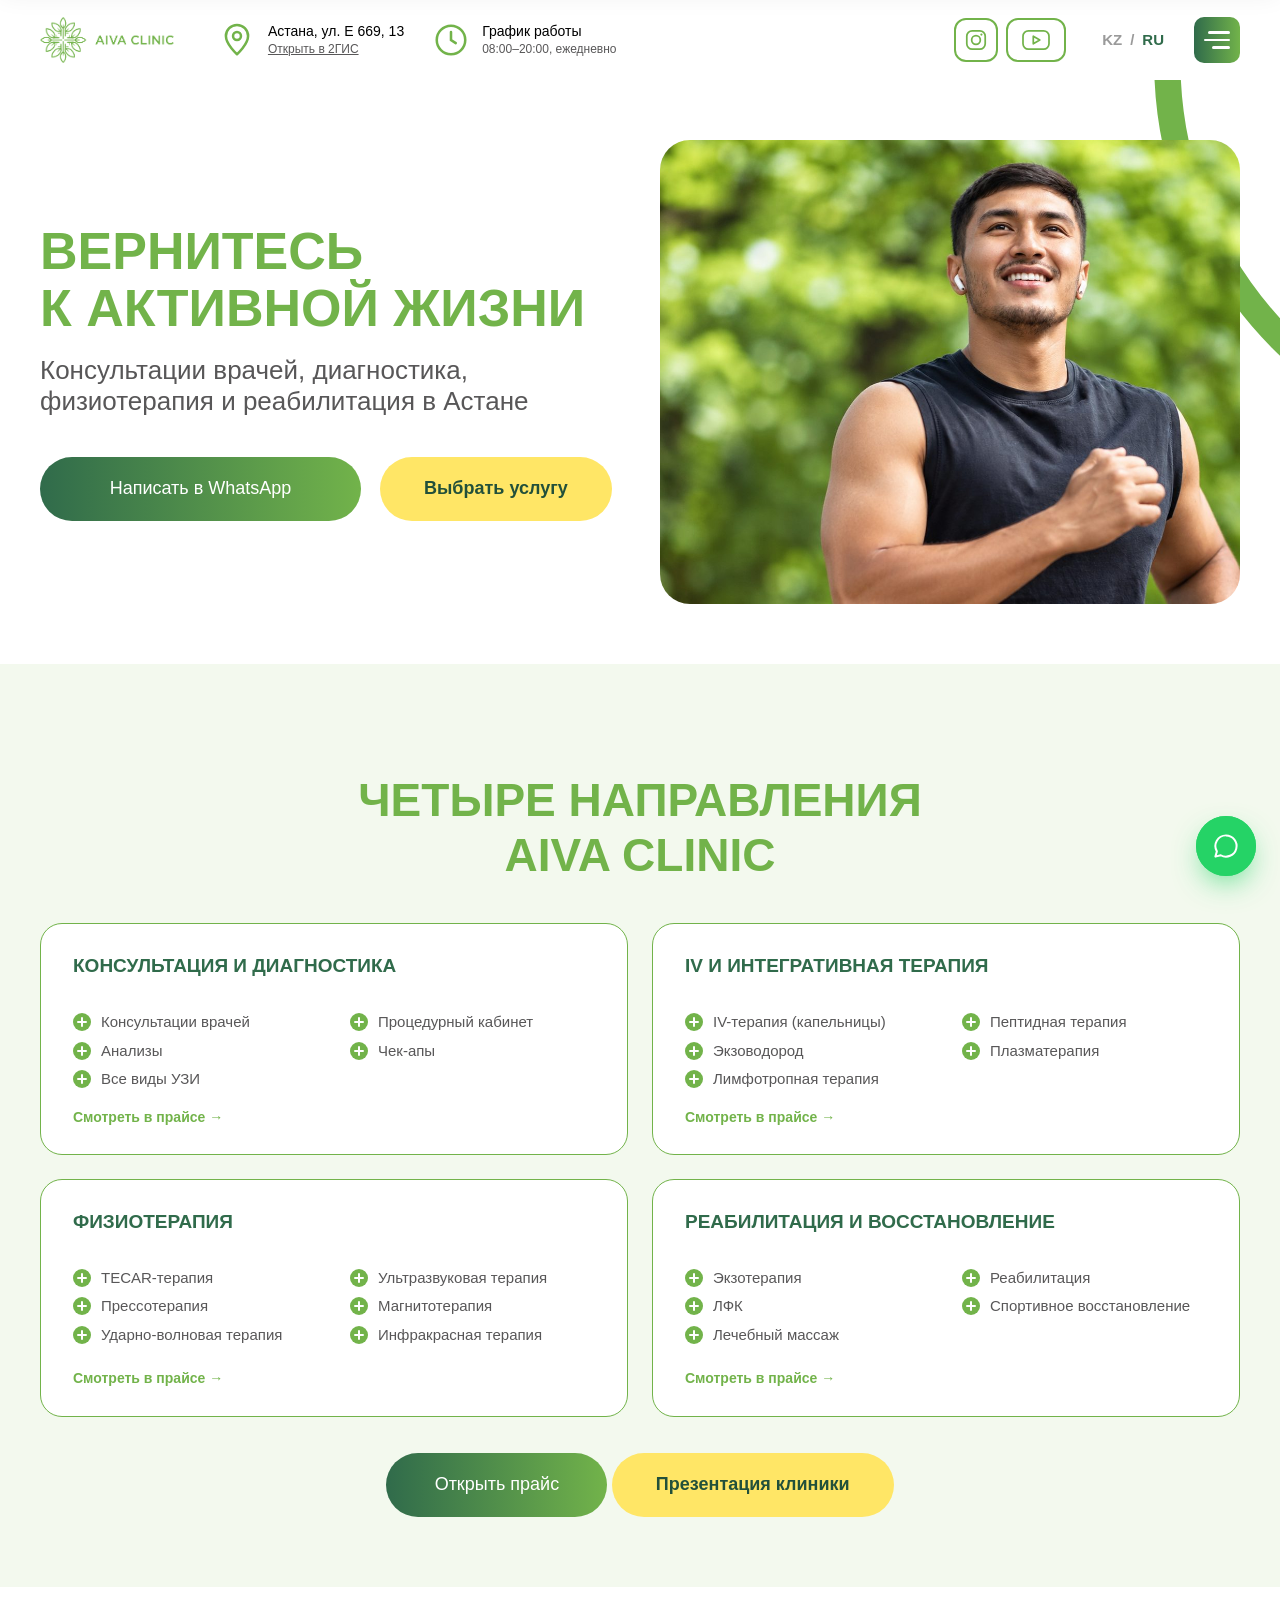
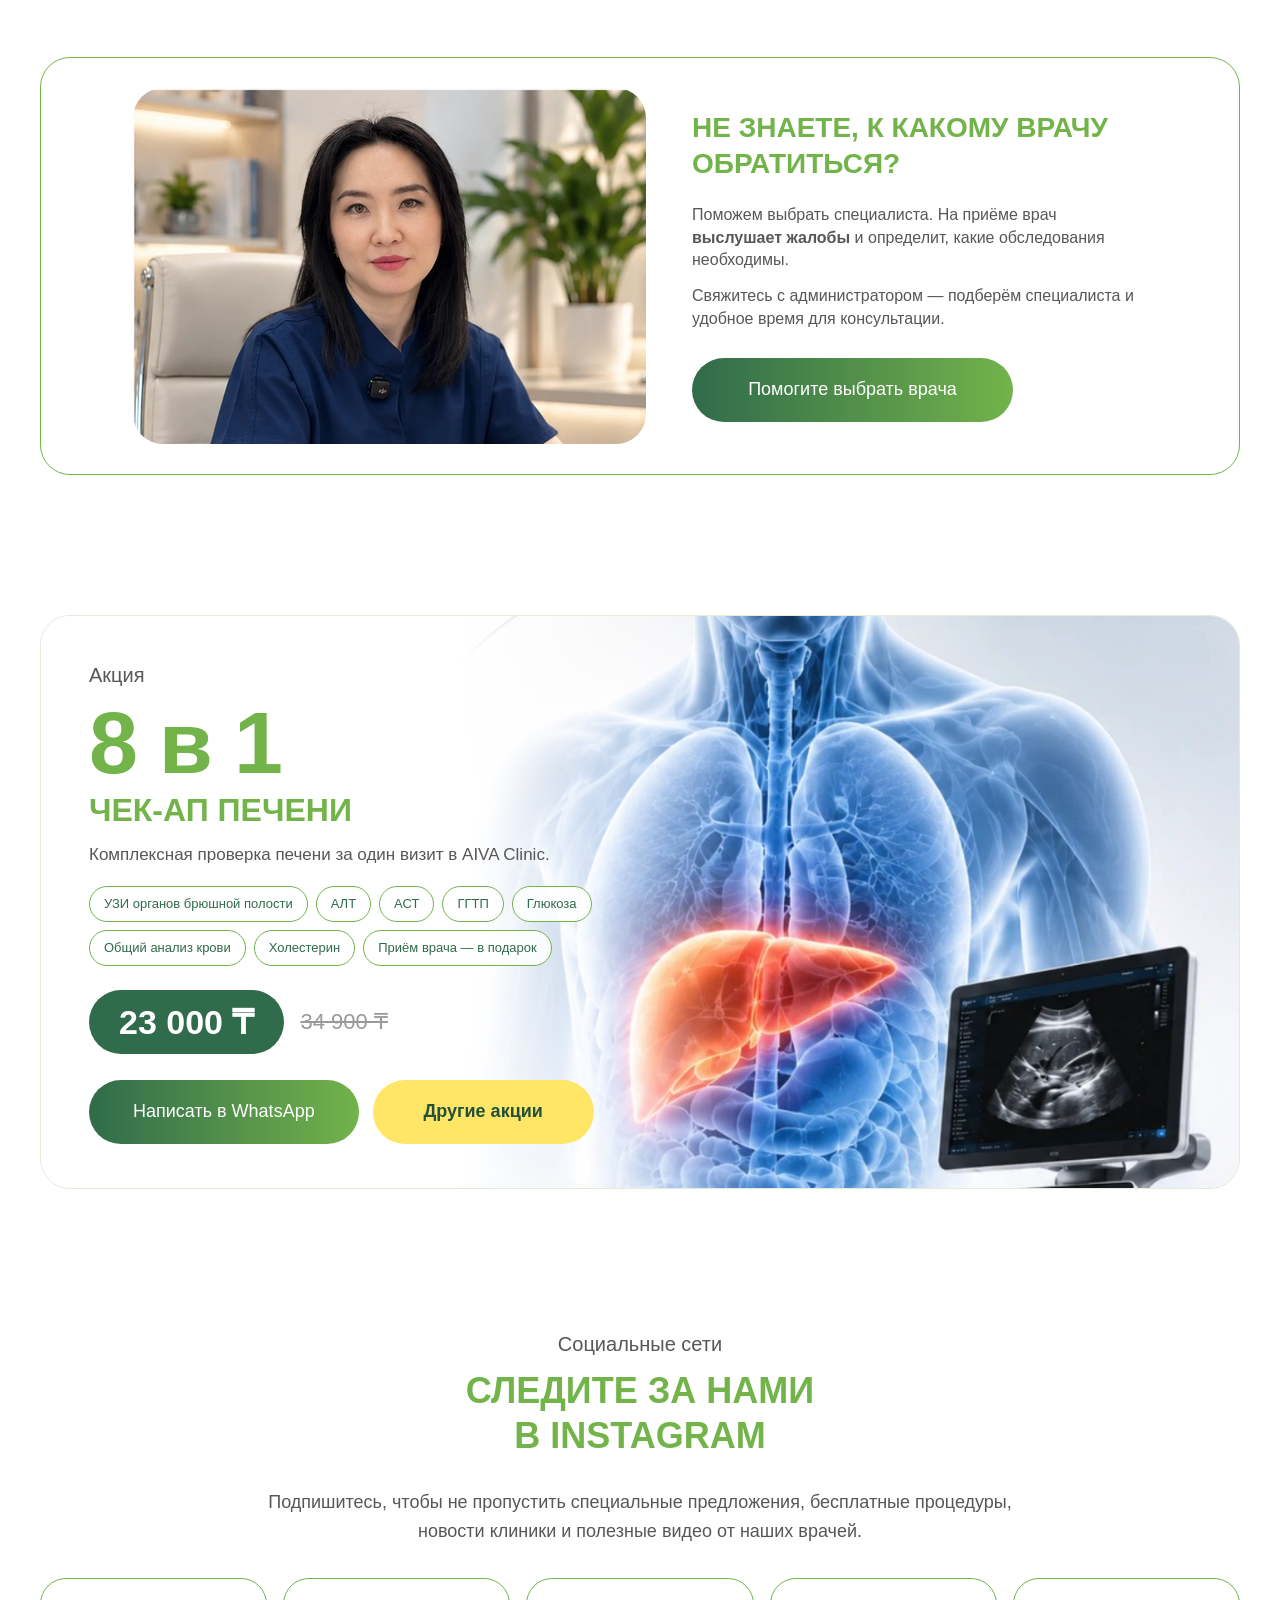
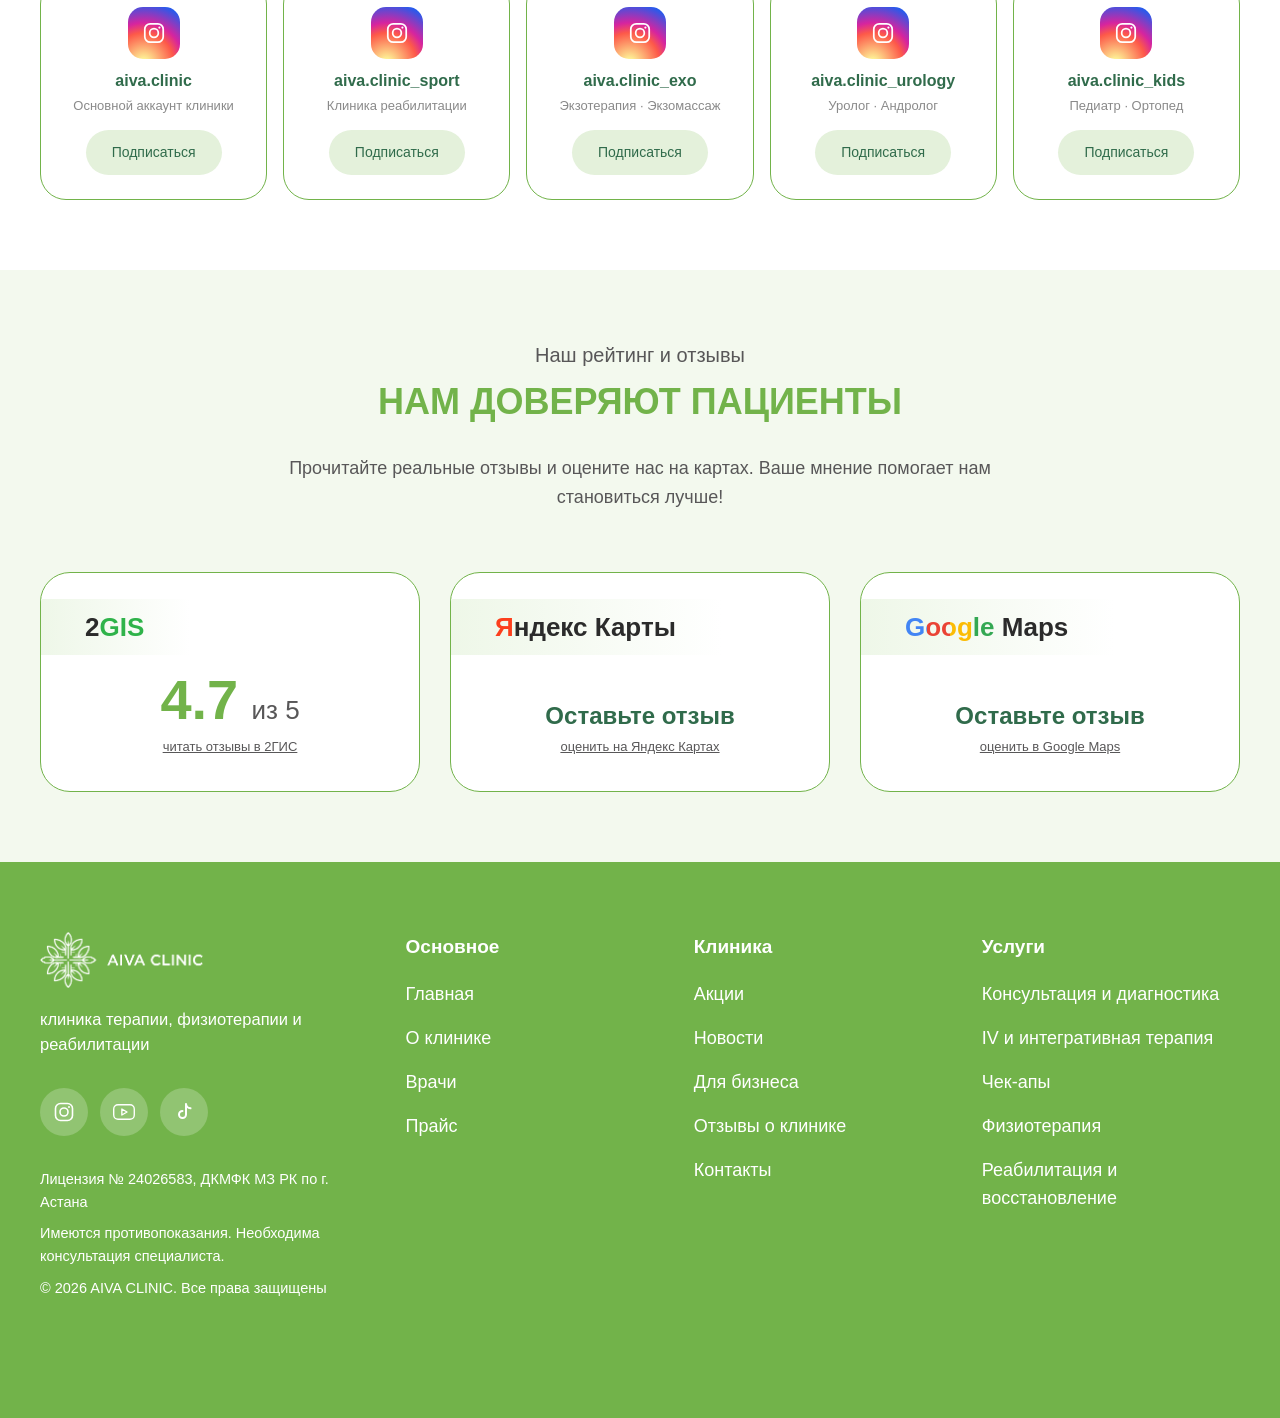
<file: index.html>
<!DOCTYPE html>
<html lang="ru">
<head>
<meta charset="UTF-8">
<meta name="viewport" content="width=device-width, initial-scale=1">
<title>AIVA CLINIC — клиника терапии, физиотерапии и реабилитации в Астане</title>
<meta name="description" content="AIVA CLINIC в Астане: консультации врачей, УЗИ-диагностика, чек-апы, IV-терапия, физиотерапия и реабилитация. Ежедневно с 08:00 до 20:00, ул. Е 669, 13.">
<link rel="icon" type="image/png" href="img/favicon.png">
<link rel="canonical" href="https://didariganto.github.io/aiva-clinic-2/">
<meta name="robots" content="index, follow">
<meta property="og:type" content="website">
<meta property="og:site_name" content="AIVA CLINIC">
<meta property="og:title" content="AIVA CLINIC — клиника терапии, физиотерапии и реабилитации в Астане">
<meta property="og:description" content="AIVA CLINIC в Астане: консультации врачей, УЗИ-диагностика, чек-апы, IV-терапия, физиотерапия и реабилитация. Ежедневно с 08:00 до 20:00, ул. Е 669, 13.">
<meta property="og:url" content="https://didariganto.github.io/aiva-clinic-2/">
<meta property="og:image" content="https://didariganto.github.io/aiva-clinic-2/img/hero-1.jpg">
<meta property="og:locale" content="ru_RU">
<script type="application/ld+json">{"@context": "https://schema.org", "@type": "MedicalClinic", "name": "AIVA Clinic", "alternateName": "AIVA CLINIC Астана", "url": "https://didariganto.github.io/aiva-clinic-2/", "logo": "https://didariganto.github.io/aiva-clinic-2/img/logo.png", "image": "https://didariganto.github.io/aiva-clinic-2/img/hero-1.jpg", "description": "Клиника терапии, физиотерапии и реабилитации в Астане: консультации врачей, УЗИ-диагностика, чек-апы, IV-терапия, аппаратная физиотерапия, экзотерапия, ЛФК и лечебный массаж.", "telephone": "+77472274096", "email": "aivaclinic01@gmail.com", "address": {"@type": "PostalAddress", "streetAddress": "ул. Е 669, 13", "addressLocality": "Астана", "addressCountry": "KZ"}, "geo": {"@type": "GeoCoordinates", "latitude": 51.08749, "longitude": 71.481355}, "hasMap": "https://yandex.kz/maps/ru/org/aiva_clinic/132063384129/?ll=71.481355%2C51.087490&z=16.63", "openingHoursSpecification": [{"@type": "OpeningHoursSpecification", "dayOfWeek": ["Monday", "Tuesday", "Wednesday", "Thursday", "Friday", "Saturday", "Sunday"], "opens": "08:00", "closes": "20:00"}], "medicalSpecialty": ["Physiotherapy", "Endocrinology", "Gastroenterology", "Urology", "Musculoskeletal"], "availableService": [{"@type": "MedicalTherapy", "name": "TECAR-терапия"}, {"@type": "MedicalTherapy", "name": "Ударно-волновая терапия"}, {"@type": "MedicalTherapy", "name": "Ультразвуковая терапия"}, {"@type": "MedicalTherapy", "name": "Магнитотерапия"}, {"@type": "MedicalTherapy", "name": "Прессотерапия"}, {"@type": "MedicalTherapy", "name": "Экзотерапия (экзомассаж)"}, {"@type": "MedicalTherapy", "name": "Лечебная физкультура (ЛФК)"}, {"@type": "MedicalTherapy", "name": "Лечебный массаж"}, {"@type": "MedicalTherapy", "name": "IV-терапия (капельницы)"}, {"@type": "MedicalTest", "name": "Ультразвуковая диагностика (УЗИ)"}, {"@type": "MedicalTest", "name": "Чек-ап программы"}], "sameAs": ["https://www.instagram.com/aiva.clinic", "https://www.youtube.com/channel/UC1EBxPu6hds8KHRhQzTv8gw", "https://www.tiktok.com/@aiva.clinic", "https://2gis.kz/astana/search/%D1%84%D1%88%D0%BC%D1%84/firm/70000001090259641?m=71.482275%2C51.082042%2F14.72&immersive=on", "https://yandex.kz/maps/ru/org/aiva_clinic/132063384129/?ll=71.481355%2C51.087490&z=16.63"], "areaServed": {"@type": "City", "name": "Астана"}, "currenciesAccepted": "KZT", "inLanguage": ["ru", "kk"]}</script>
<link rel="stylesheet" href="css/style.css?v=68">
<script>document.documentElement.classList.add('js')</script>
</head>
<body class="home">

<main>

<!-- ============ 1. ГЛАВНЫЙ ЭКРАН (классический: текст + фото) ============ -->
<section class="hero hero-page">
  <svg class="hero-arcs" viewBox="0 0 1320 760" preserveAspectRatio="xMinYMin slice" aria-hidden="true" fill="none">
    <circle cx="1620" cy="-20" r="420" stroke="#72b34a" stroke-width="28"/>
  </svg>
  <div class="hero-text">
    <h1>Вернитесь <br>к активной жизни</h1>
    <p class="hero-sub">Консультации врачей, диагностика, <br>физиотерапия и реабилитация в Астане</p>
    <div class="hero-btns">
      <a class="btn btn-grad btn-lg glow" data-href="whatsappHref" href="https://wa.me/77472274096" target="_blank" rel="noopener">Написать в WhatsApp</a>
      <a class="btn btn-light btn-lg" href="prices.html">Выбрать услугу</a>
    </div>
  </div>

  <div class="hero-photos" data-hero-slider>
    <img class="hero-slide is-active" src="img/hero-1.jpg" alt="Активная жизнь без боли">
    <img class="hero-slide" loading="lazy" src="img/hero-2.jpg" alt="Здоровье и спокойствие">
    <img class="hero-slide" loading="lazy" src="img/hero-3.jpg" alt="Боль в спине — повод обратиться к врачу">
  </div>
</section>

<!-- ============ НАШИ УСЛУГИ (структура по ТЗ) ============ -->
<section class="section teaser-gray" id="services">
  <div class="container">
    <p class="eyebrow reveal">Наши услуги</p>
    <h2 class="h2 reveal">Четыре направления <br>AIVA CLINIC</h2>
    <div class="svc-groups">
      <a class="svc-group reveal" href="prices.html#svc-diag">
        <h3>Консультация и диагностика</h3>
        <ol>
          <li>Консультации врачей</li>
          <li>Анализы</li>
          <li>Все виды УЗИ</li>
          <li>Процедурный кабинет</li>
          <li>Чек-апы</li>
        </ol>
        <span>Смотреть в прайсе →</span>
      </a>
      <a class="svc-group reveal" href="prices.html#svc-iv">
        <h3>IV и интегративная терапия</h3>
        <ol>
          <li>IV-терапия (капельницы)</li>
          <li>Экзоводород</li>
          <li>Лимфотропная терапия</li>
          <li>Пептидная терапия</li>
          <li>Плазматерапия</li>
        </ol>
        <span>Смотреть в прайсе →</span>
      </a>
      <a class="svc-group reveal" href="prices.html#svc-physio">
        <h3>Физиотерапия</h3>
        <ol>
          <li>TECAR-терапия</li>
          <li>Прессотерапия</li>
          <li>Ударно-волновая терапия</li>
          <li>Ультразвуковая терапия</li>
          <li>Магнитотерапия</li>
          <li>Инфракрасная терапия</li>
        </ol>
        <span>Смотреть в прайсе →</span>
      </a>
      <a class="svc-group reveal" href="prices.html#svc-rehab">
        <h3>Реабилитация и восстановление</h3>
        <ol>
          <li>Экзотерапия</li>
          <li>ЛФК</li>
          <li>Лечебный массаж</li>
          <li>Реабилитация</li>
          <li>Спортивное восстановление</li>
        </ol>
        <span>Смотреть в прайсе →</span>
      </a>
    </div>
    <div class="center reveal"><a class="btn btn-grad btn-lg glow" href="prices.html">Открыть прайс</a> <a class="btn btn-light btn-lg" href="https://wa.me/77472274096?text=%D0%97%D0%B4%D1%80%D0%B0%D0%B2%D1%81%D1%82%D0%B2%D1%83%D0%B9%D1%82%D0%B5%21%20%D0%9F%D1%80%D0%B8%D1%88%D0%BB%D0%B8%D1%82%D0%B5%2C%20%D0%BF%D0%BE%D0%B6%D0%B0%D0%BB%D1%83%D0%B9%D1%81%D1%82%D0%B0%2C%20%D0%BF%D1%80%D0%B5%D0%B7%D0%B5%D0%BD%D1%82%D0%B0%D1%86%D0%B8%D1%8E%20%D0%BA%D0%BB%D0%B8%D0%BD%D0%B8%D0%BA%D0%B8%20AIVA%20CLINIC." target="_blank" rel="noopener">Презентация клиники</a></div>
  </div>
</section>

<!-- ============ НЕ ЗНАЕТЕ, К КАКОМУ ВРАЧУ ОБРАТИТЬСЯ ============ -->
<section class="section promo">
  <div class="container">
    <div class="promo-card reveal">
      <div class="zoom promo-img"><img loading="lazy" src="img/promo.jpg?v=2" alt="Главный врач AIVA CLINIC Саламбекова Жулдыз Сериковна"></div>
      <div class="promo-body">
        <h2>Не знаете, к какому врачу обратиться?</h2>
        <p>Поможем выбрать специалиста. На приёме врач <strong>выслушает жалобы</strong> и определит, какие обследования необходимы.</p>
        <p>Свяжитесь с администратором — подберём специалиста и удобное время для консультации.</p>
        <a class="btn btn-grad btn-lg glow" data-href="whatsappHref" href="https://wa.me/77472274096" target="_blank" rel="noopener">Помогите выбрать врача</a>
      </div>
    </div>
  </div>
</section>

<section class="section liver-section" id="offer-liver">
  <div class="container">
    <div class="liver-card reveal">
      <img class="liver-img" loading="lazy" src="img/promo-liver-wide.jpg" alt="Чек-ап печени: анатомия и аппарат УЗИ" width="1000" height="690">
      <div class="liver-body">
        <p class="eyebrow eyebrow-left">Акция</p>
        <h2 class="liver-title"><b>8 в 1</b><span>Чек-ап печени</span></h2>
        <p class="liver-text">Комплексная проверка печени за один визит в AIVA Clinic.</p>
        <ul class="liver-chips"><li>УЗИ органов брюшной полости</li><li>АЛТ</li><li>АСТ</li><li>ГГТП</li><li>Глюкоза</li><li>Общий анализ крови</li><li>Холестерин</li><li>Приём врача — в подарок</li></ul>
        <div class="liver-price"><b>23 000 ₸</b><s>34 900 ₸</s></div>
        <div class="poster-btns"><a class="btn btn-grad btn-lg glow" data-href="whatsappHref" href="https://wa.me/77472274096" target="_blank" rel="noopener">Написать в WhatsApp</a><a class="btn btn-light btn-lg" href="offers.html">Другие акции</a></div>
      </div>
    </div>
  </div>
</section>

<!-- ============ СОЦИАЛЬНЫЕ СЕТИ (по ТЗ, на каждой странице): пять Instagram-аккаунтов клиники ============ -->
<section class="section social-tz ">
  <div class="container container-narrow">
    <p class="eyebrow reveal">Социальные сети</p>
    <h2 class="h2 h2-sm reveal">Следите за нами <br>в Instagram</h2>
    <p class="teaser-text reveal">Подпишитесь, чтобы не пропустить специальные предложения, бесплатные процедуры, новости клиники и полезные видео от наших врачей.</p>
    <div class="soc-tiles">
      <a class="soc-tile soc-ig reveal" data-href="instagramHref" href="https://www.instagram.com/aiva.clinic" target="_blank" rel="noopener"><span class="soc-ico"><svg><use href="#i-insta"/></svg></span><strong>aiva.clinic</strong><small>Основной аккаунт клиники</small><span class="btn btn-sm">Подписаться</span></a>
      <a class="soc-tile soc-ig reveal" href="https://www.instagram.com/aiva.clinic_sport" target="_blank" rel="noopener"><span class="soc-ico"><svg><use href="#i-insta"/></svg></span><strong>aiva.clinic_sport</strong><small>Клиника реабилитации</small><span class="btn btn-sm">Подписаться</span></a>
      <a class="soc-tile soc-ig reveal" href="https://www.instagram.com/aiva.clinic_exo" target="_blank" rel="noopener"><span class="soc-ico"><svg><use href="#i-insta"/></svg></span><strong>aiva.clinic_exo</strong><small>Экзотерапия · Экзомассаж</small><span class="btn btn-sm">Подписаться</span></a>
      <a class="soc-tile soc-ig reveal" href="https://www.instagram.com/aiva.clinic_urology" target="_blank" rel="noopener"><span class="soc-ico"><svg><use href="#i-insta"/></svg></span><strong>aiva.clinic_urology</strong><small>Уролог · Андролог</small><span class="btn btn-sm">Подписаться</span></a>
      <a class="soc-tile soc-ig reveal" href="https://www.instagram.com/aiva.clinic_kids" target="_blank" rel="noopener"><span class="soc-ico"><svg><use href="#i-insta"/></svg></span><strong>aiva.clinic_kids</strong><small>Педиатр · Ортопед</small><span class="btn btn-sm">Подписаться</span></a>
    </div>
  </div>
</section>

<!-- ============ РЕЙТИНГ И ОТЗЫВЫ (по ТЗ) ============ -->
<section class="section teaser-gray" id="reviews">
  <div class="container container-narrow">
    <p class="eyebrow reveal">Наш рейтинг и отзывы</p>
    <h2 class="h2 h2-sm reveal">Нам доверяют пациенты</h2>
    <p class="teaser-text reveal">Прочитайте реальные отзывы и оцените нас на картах. Ваше мнение помогает нам становиться лучше!</p>
    <div class="ratings">
      <a class="rating reveal" data-href="gisReviewsHref" href="https://2gis.kz/astana/firm/70000001090259641/tab/reviews" target="_blank" rel="noopener"><span class="rating-logo">2<i class="c-gis">GIS</i></span><p><b>4.7</b> из 5</p><u>читать отзывы в 2ГИС</u></a>
      <a class="rating reveal" data-href="yandexHref" href="https://yandex.kz/maps/ru/org/aiva_clinic/132063384129/?ll=71.481355%2C51.087490&z=16.63" target="_blank" rel="noopener"><span class="rating-logo"><i class="c-ya">Я</i>ндекс Карты</span><strong>Оставьте отзыв</strong><u>оценить на Яндекс Картах</u></a>
      <a class="rating reveal" href="https://www.google.com/maps/search/AIVA+Clinic+%D0%90%D1%81%D1%82%D0%B0%D0%BD%D0%B0" target="_blank" rel="noopener"><span class="rating-logo"><i class="c-google">Google</i> Maps</span><strong>Оставьте отзыв</strong><u>оценить в Google Maps</u></a>
    </div>
  </div>
</section>

</main>

<script src="js/config.js?v=68"></script>
<script src="js/layout.js?v=68"></script>
<script src="js/main.js?v=68"></script>
<script src="js/i18n-kz.js?v=68"></script>
<script src="js/i18n.js?v=68"></script>
</body>
</html>
</file>
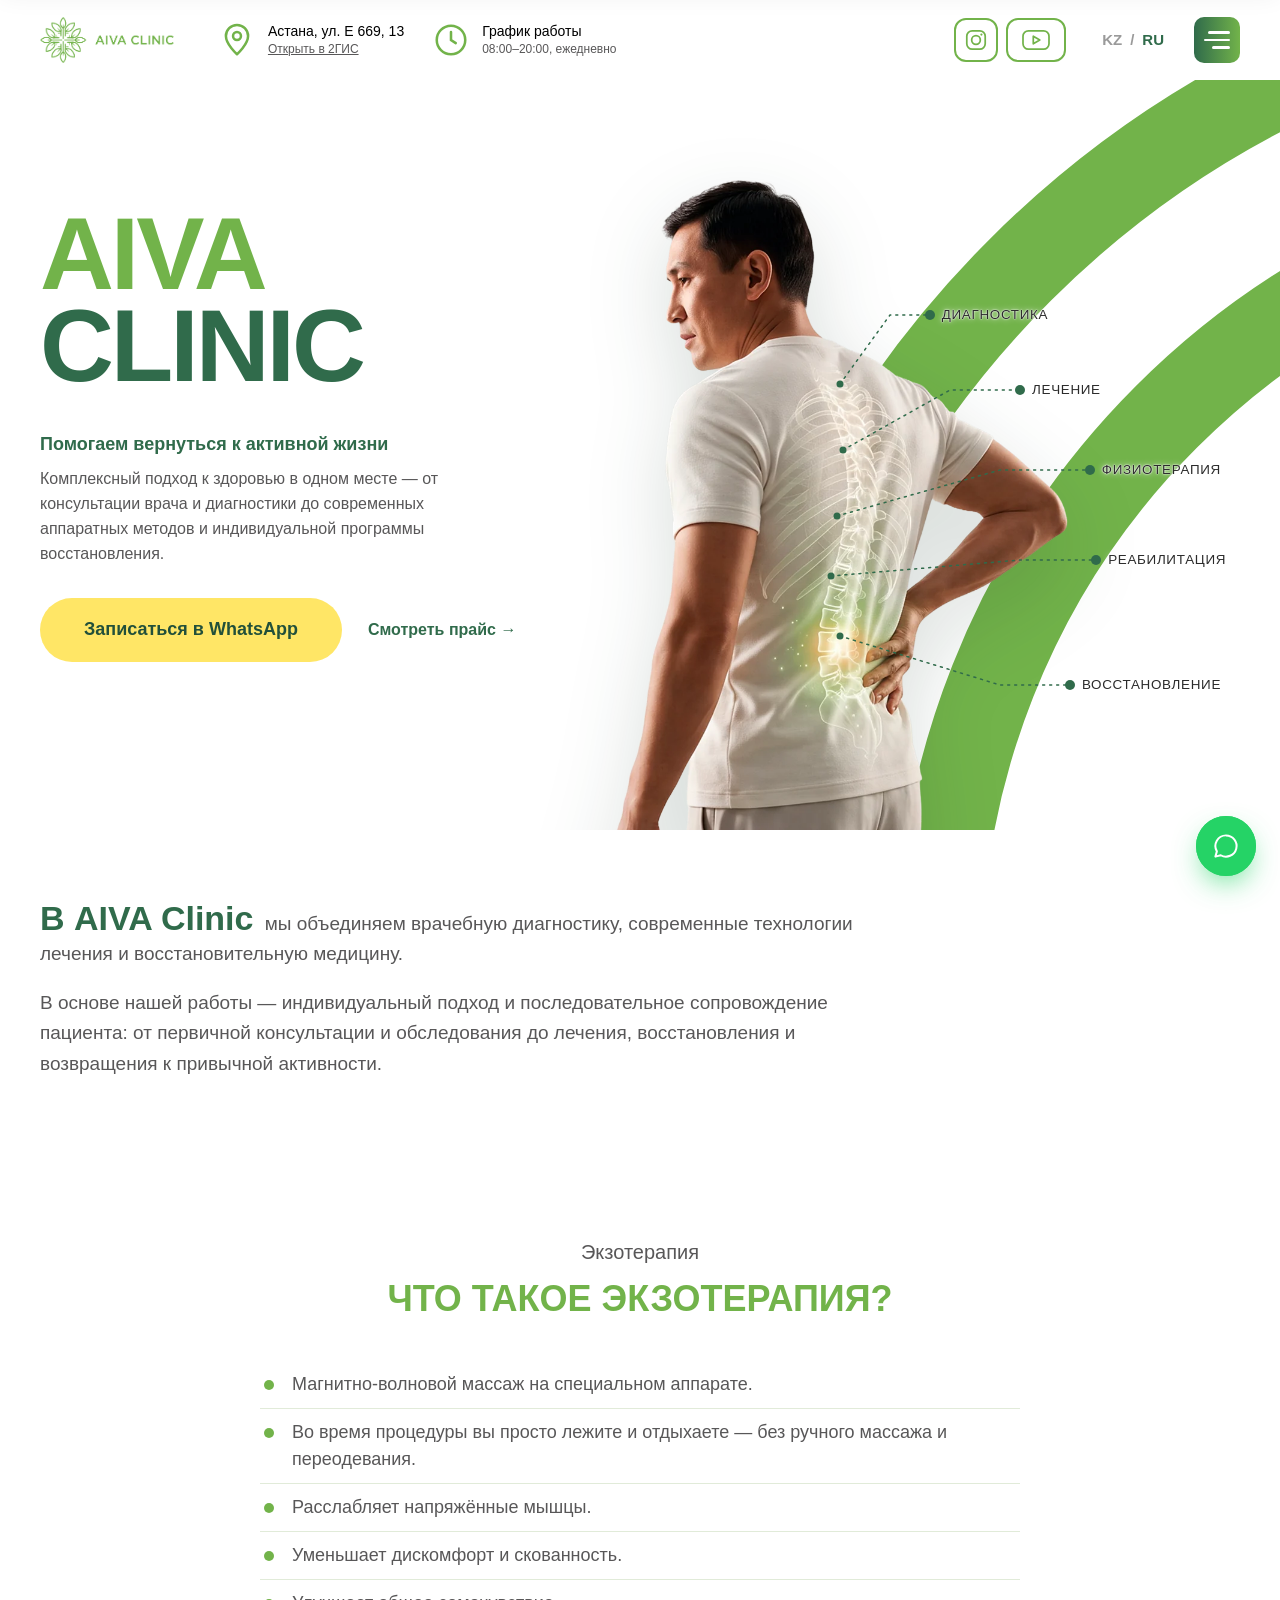
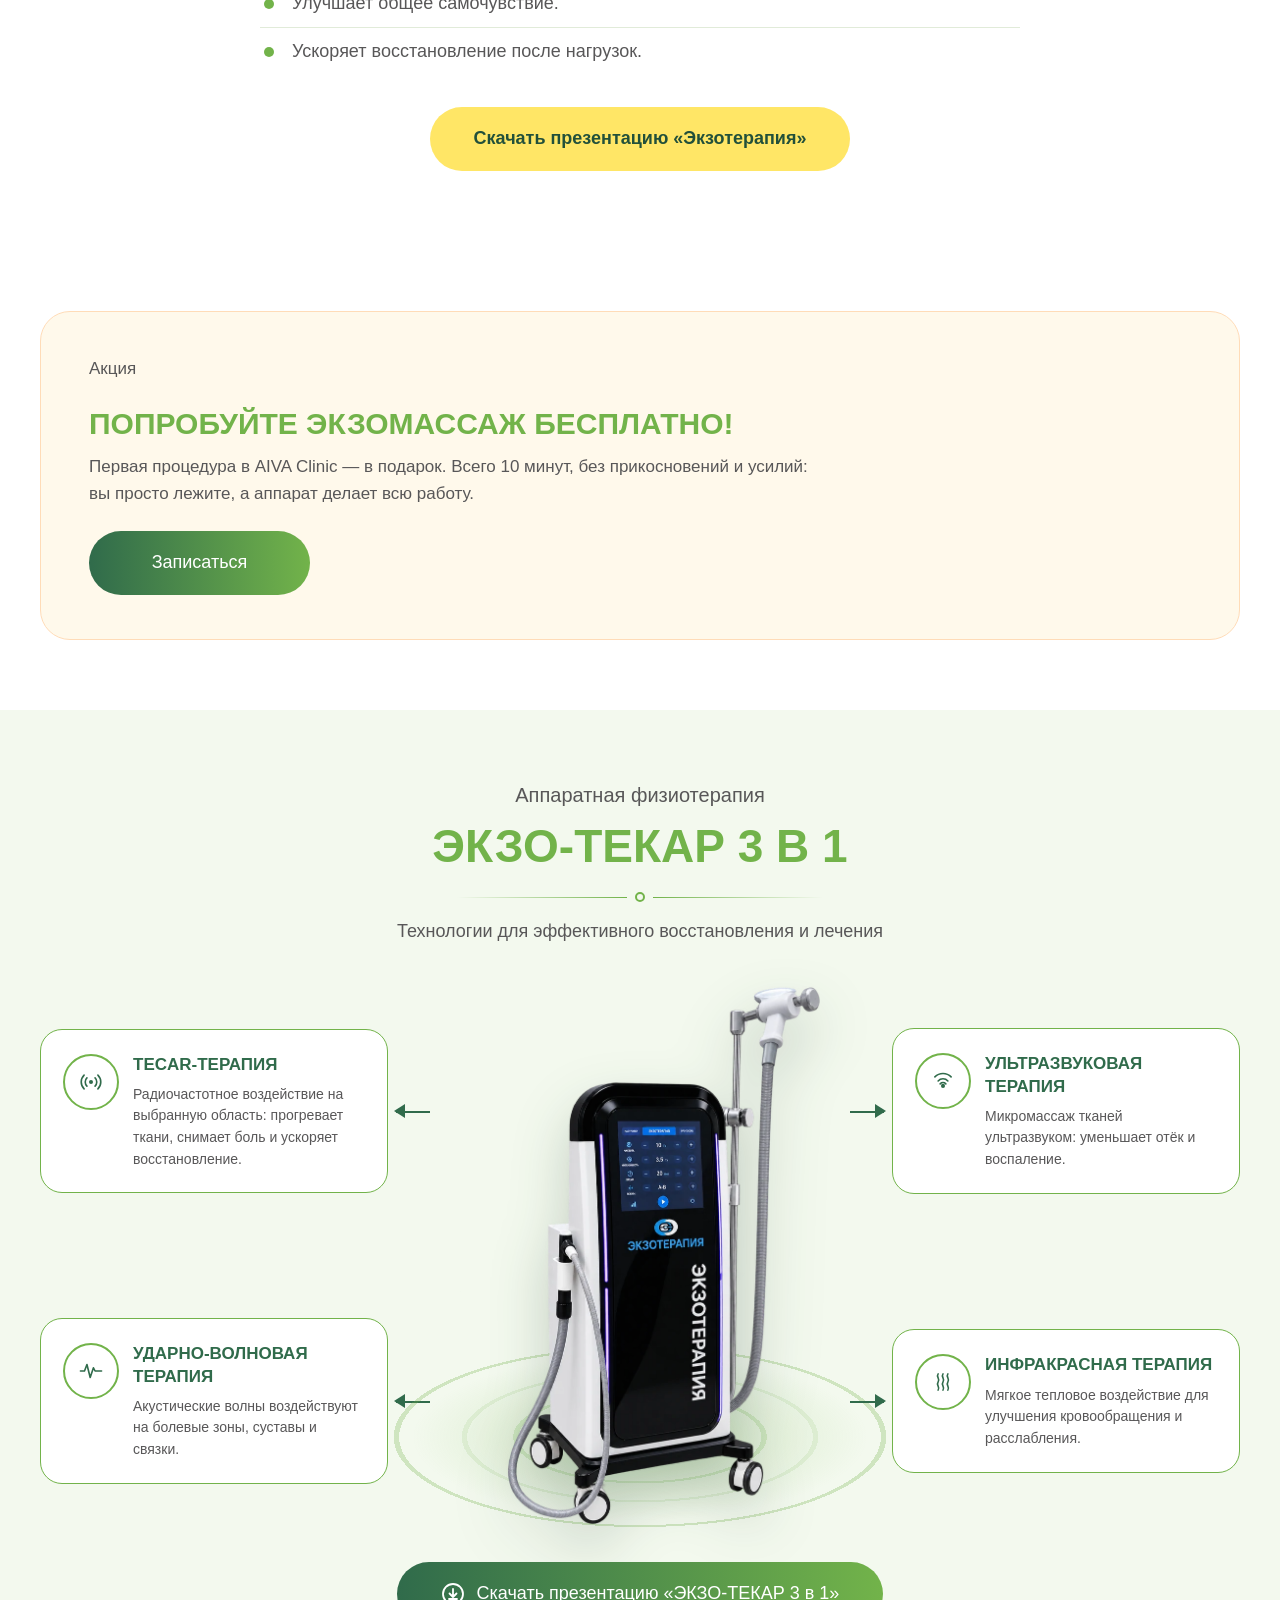
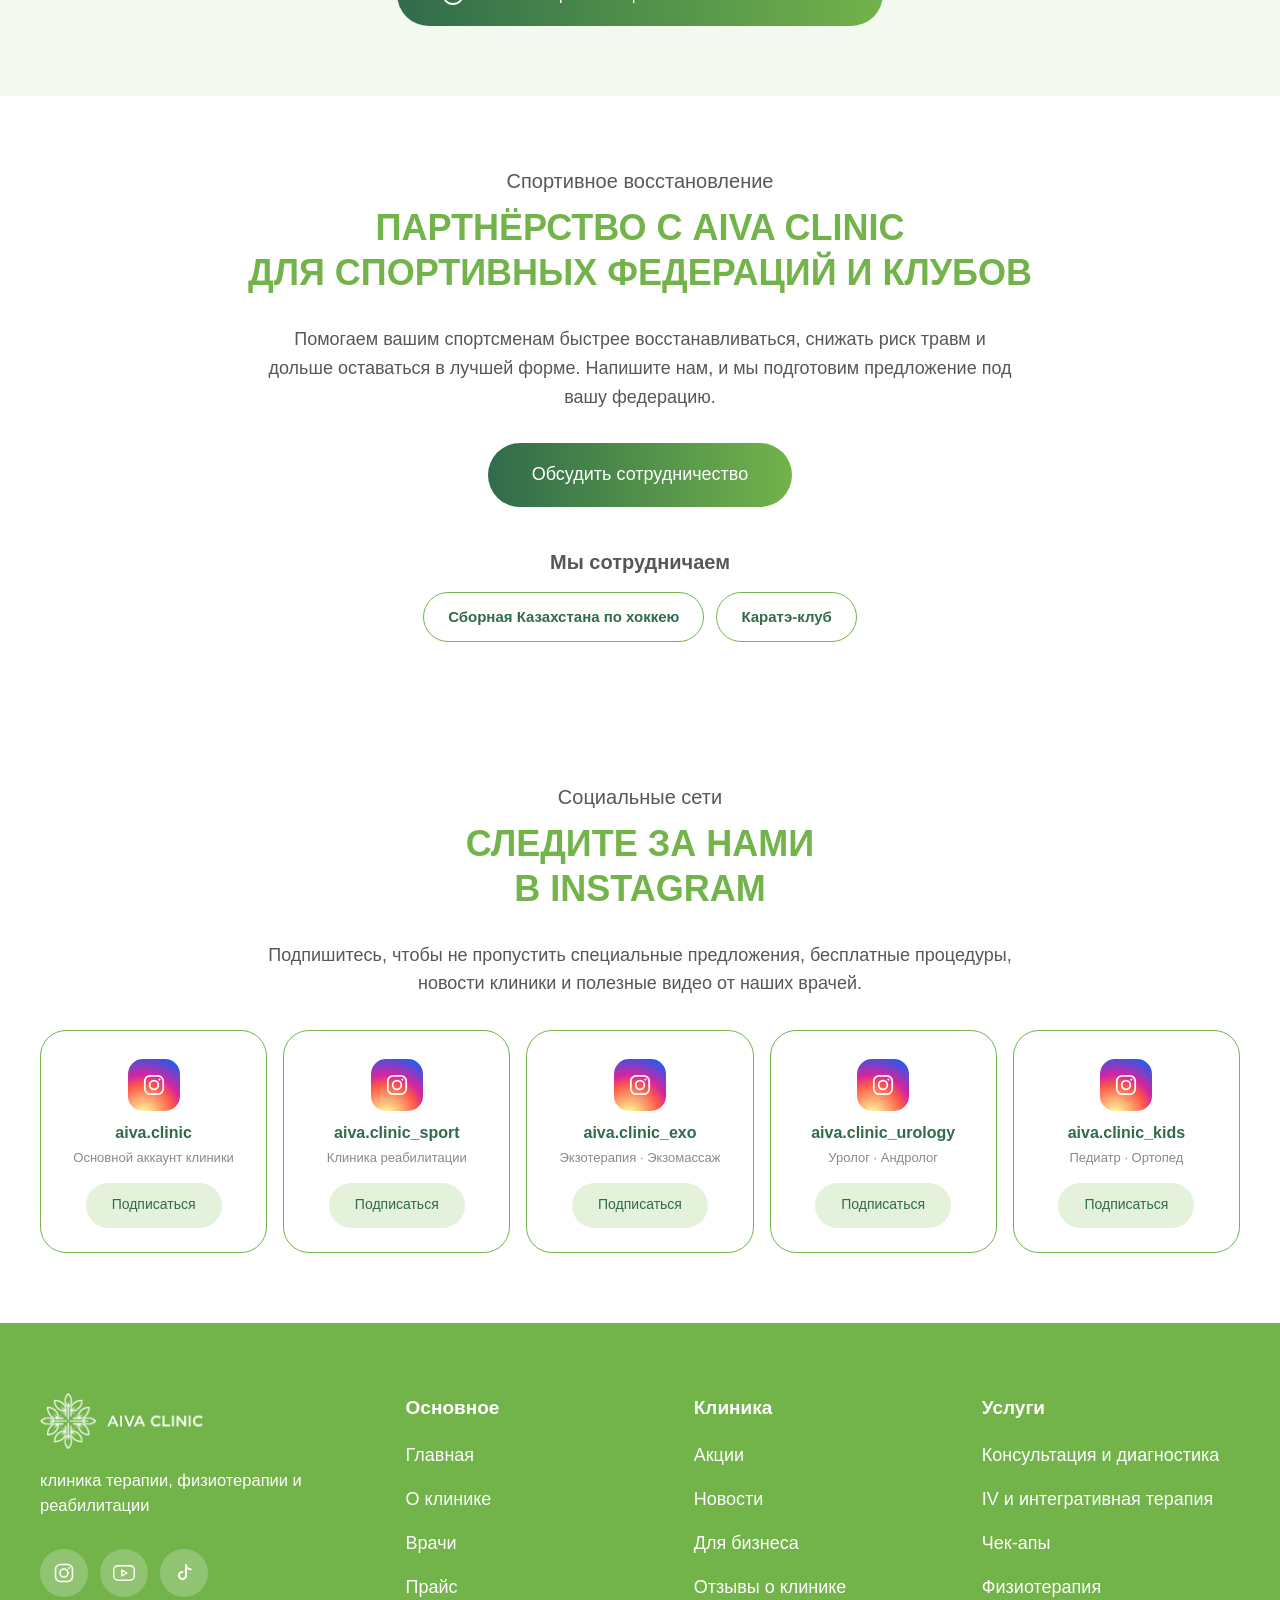
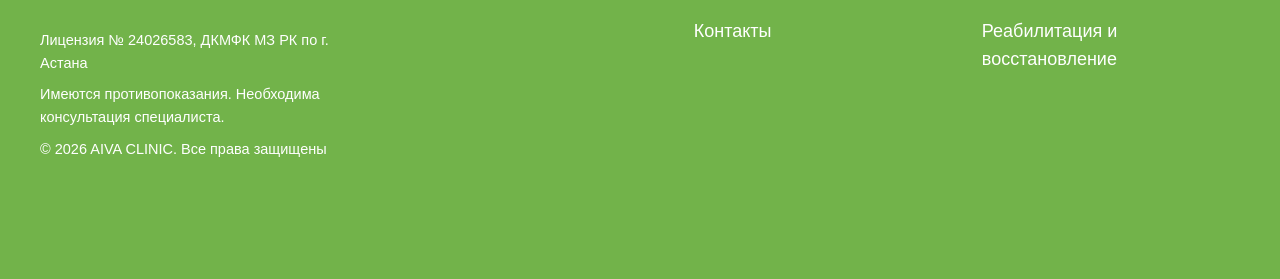
<file: about.html>
<!DOCTYPE html>
<html lang="ru">
<head>
<meta charset="UTF-8">
<meta name="viewport" content="width=device-width, initial-scale=1">
<title>О клинике — AIVA CLINIC</title>
<meta name="description" content="AIVA Clinic объединяет врачебную диагностику, современные технологии лечения и восстановительную медицину: экзотерапия, ЭКЗО-ТЕКАР 3 в 1, спортивное восстановление.">
<link rel="icon" type="image/png" href="img/favicon.png">
<link rel="canonical" href="https://didariganto.github.io/aiva-clinic-2/about.html">
<meta name="robots" content="index, follow">
<meta property="og:type" content="website">
<meta property="og:site_name" content="AIVA CLINIC">
<meta property="og:title" content="О клинике — AIVA CLINIC">
<meta property="og:description" content="AIVA Clinic объединяет врачебную диагностику, современные технологии лечения и восстановительную медицину: экзотерапия, ЭКЗО-ТЕКАР 3 в 1, спортивное восстановление.">
<meta property="og:url" content="https://didariganto.github.io/aiva-clinic-2/about.html">
<meta property="og:image" content="https://didariganto.github.io/aiva-clinic-2/img/hero-1.jpg">
<meta property="og:locale" content="ru_RU">
<script type="application/ld+json">{"@context": "https://schema.org", "@type": "MedicalClinic", "name": "AIVA Clinic", "alternateName": "AIVA CLINIC Астана", "url": "https://didariganto.github.io/aiva-clinic-2/", "logo": "https://didariganto.github.io/aiva-clinic-2/img/logo.png", "image": "https://didariganto.github.io/aiva-clinic-2/img/hero-1.jpg", "description": "Клиника терапии, физиотерапии и реабилитации в Астане: консультации врачей, УЗИ-диагностика, чек-апы, IV-терапия, аппаратная физиотерапия, экзотерапия, ЛФК и лечебный массаж.", "telephone": "+77472274096", "email": "aivaclinic01@gmail.com", "address": {"@type": "PostalAddress", "streetAddress": "ул. Е 669, 13", "addressLocality": "Астана", "addressCountry": "KZ"}, "geo": {"@type": "GeoCoordinates", "latitude": 51.08749, "longitude": 71.481355}, "hasMap": "https://yandex.kz/maps/ru/org/aiva_clinic/132063384129/?ll=71.481355%2C51.087490&z=16.63", "openingHoursSpecification": [{"@type": "OpeningHoursSpecification", "dayOfWeek": ["Monday", "Tuesday", "Wednesday", "Thursday", "Friday", "Saturday", "Sunday"], "opens": "08:00", "closes": "20:00"}], "medicalSpecialty": ["Physiotherapy", "Endocrinology", "Gastroenterology", "Urology", "Musculoskeletal"], "availableService": [{"@type": "MedicalTherapy", "name": "TECAR-терапия"}, {"@type": "MedicalTherapy", "name": "Ударно-волновая терапия"}, {"@type": "MedicalTherapy", "name": "Ультразвуковая терапия"}, {"@type": "MedicalTherapy", "name": "Магнитотерапия"}, {"@type": "MedicalTherapy", "name": "Прессотерапия"}, {"@type": "MedicalTherapy", "name": "Экзотерапия (экзомассаж)"}, {"@type": "MedicalTherapy", "name": "Лечебная физкультура (ЛФК)"}, {"@type": "MedicalTherapy", "name": "Лечебный массаж"}, {"@type": "MedicalTherapy", "name": "IV-терапия (капельницы)"}, {"@type": "MedicalTest", "name": "Ультразвуковая диагностика (УЗИ)"}, {"@type": "MedicalTest", "name": "Чек-ап программы"}], "sameAs": ["https://www.instagram.com/aiva.clinic", "https://www.youtube.com/channel/UC1EBxPu6hds8KHRhQzTv8gw", "https://www.tiktok.com/@aiva.clinic", "https://2gis.kz/astana/search/%D1%84%D1%88%D0%BC%D1%84/firm/70000001090259641?m=71.482275%2C51.082042%2F14.72&immersive=on", "https://yandex.kz/maps/ru/org/aiva_clinic/132063384129/?ll=71.481355%2C51.087490&z=16.63"], "areaServed": {"@type": "City", "name": "Астана"}, "currenciesAccepted": "KZT", "inLanguage": ["ru", "kk"]}</script>
<link rel="stylesheet" href="css/style.css?v=68">
<script>document.documentElement.classList.add('js')</script>
</head>
<body class="page-inner">

<main>

<!-- ============ 1. ГЛАВНЫЙ ЭКРАН (по макету: AIVA CLINIC, человек с подсветкой позвоночника, выноски и фирменные дуги) ============ -->
<section class="hero hero-main">
  <svg class="hero-arcs" viewBox="0 0 1320 760" preserveAspectRatio="xMinYMin slice" aria-hidden="true" fill="none">
    <circle cx="1700" cy="900" r="1000" stroke="#72b34a" stroke-width="88"/>
    <circle cx="1700" cy="900" r="790" stroke="#72b34a" stroke-width="88"/>
  </svg>
  <div class="hero-text">
    <h1 class="hero-brand"><span>AIVA</span><span>CLINIC</span></h1>
    <p class="hero-slogan">Помогаем вернуться к активной жизни</p>
    <p class="hero-lead">Комплексный подход к здоровью в одном месте — от консультации врача и диагностики до современных аппаратных методов и индивидуальной программы восстановления.</p>
    <ul class="hero-chips" aria-hidden="true"><li>Диагностика</li><li>Лечение</li><li>Физиотерапия</li><li>Реабилитация</li><li>Восстановление</li></ul>
    <div class="hero-btns">
      <a class="btn btn-light btn-lg glow" data-href="whatsappHref" href="https://wa.me/77472274096" target="_blank" rel="noopener">Записаться в WhatsApp</a>
      <a class="hero-link" href="prices.html">Смотреть прайс →</a>
    </div>
  </div>

  <div class="hero-figure">
    <img class="hero-man" src="img/hero-man.webp" alt="Боль в спине: диагностика, лечение и восстановление в AIVA CLINIC" width="780" height="1334" fetchpriority="high">
    <svg class="hero-leads" viewBox="0 0 640 720" aria-hidden="true" fill="none" stroke="currentColor">
      <path d="M240 274 290 205H330"/>
      <path d="M243 340 350 280H420"/>
      <path d="M237 406 400 360H490"/>
      <path d="M231 466 420 450H496"/>
      <path d="M240 526 400 575H470"/>
      <g fill="currentColor" stroke="none">
        <circle cx="240" cy="274" r="3.5"/><circle cx="243" cy="340" r="3.5"/><circle cx="237" cy="406" r="3.5"/><circle cx="231" cy="466" r="3.5"/><circle cx="240" cy="526" r="3.5"/>
        <circle cx="330" cy="205" r="5"/><circle cx="420" cy="280" r="5"/><circle cx="490" cy="360" r="5"/><circle cx="496" cy="450" r="5"/><circle cx="470" cy="575" r="5"/>
      </g>
    </svg>
    <ul class="hero-tags">
      <li style="left:53.4%;top:28.5%">Диагностика</li>
      <li style="left:67.5%;top:38.9%">Лечение</li>
      <li style="left:78.4%;top:50%">Физиотерапия</li>
      <li style="left:79.4%;top:62.5%">Реабилитация</li>
      <li style="left:75.3%;top:79.9%">Восстановление</li>
    </ul>
  </div>
</section>

<!-- ============ О КЛИНИКЕ: ТЕКСТ ============ -->
<section class="section about-text">
  <div class="container container-narrow">
    <p class="lead lead-first reveal"><strong>В AIVA Clinic</strong> мы объединяем врачебную диагностику, современные технологии лечения и восстановительную медицину.</p>
    <p class="lead reveal">В основе нашей работы — индивидуальный подход и последовательное сопровождение пациента: от первичной консультации и обследования до лечения, восстановления и возвращения к привычной активности.</p>
  </div>
</section>

<!-- ============ ЭКЗОТЕРАПИЯ ============ -->
<section class="section" id="exo">
  <div class="container container-narrow">
    <p class="eyebrow reveal">Экзотерапия</p>
    <h2 class="h2 h2-sm reveal">Что такое ЭкзоТерапия?</h2>
    <ul class="exo-list reveal">
      <li>Магнитно-волновой массаж на специальном аппарате.</li>
      <li>Во время процедуры вы просто лежите и отдыхаете — без ручного массажа и переодевания.</li>
      <li>Расслабляет напряжённые мышцы.</li>
      <li>Уменьшает дискомфорт и скованность.</li>
      <li>Улучшает общее самочувствие.</li>
      <li>Ускоряет восстановление после нагрузок.</li>
    </ul>
    <div class="center reveal" style="margin-top:32px"><a class="btn btn-light btn-lg" href="https://wa.me/77472274096?text=%D0%97%D0%B4%D1%80%D0%B0%D0%B2%D1%81%D1%82%D0%B2%D1%83%D0%B9%D1%82%D0%B5%21%20%D0%9F%D1%80%D0%B8%D1%88%D0%BB%D0%B8%D1%82%D0%B5%2C%20%D0%BF%D0%BE%D0%B6%D0%B0%D0%BB%D1%83%D0%B9%D1%81%D1%82%D0%B0%2C%20%D0%BF%D1%80%D0%B5%D0%B7%D0%B5%D0%BD%D1%82%D0%B0%D1%86%D0%B8%D1%8E%20%C2%AB%D0%AD%D0%BA%D0%B7%D0%BE%D1%82%D0%B5%D1%80%D0%B0%D0%BF%D0%B8%D1%8F%C2%BB." target="_blank" rel="noopener">Скачать презентацию «Экзотерапия»</a></div>
  </div>
</section>

<!-- ============ АКЦИЯ: ЭКЗОМАССАЖ (по ТЗ) ============ -->
<section class="section exo-promo">
  <div class="container container-narrow">
    <div class="exo-card reveal">
      <p class="eyebrow eyebrow-left">Акция</p>
      <h2>Попробуйте экзомассаж бесплатно!</h2>
      <p>Первая процедура в AIVA Clinic — в подарок. Всего 10 минут, без прикосновений и усилий: вы просто лежите, а аппарат делает всю работу.</p>
      <a class="btn btn-grad btn-lg glow" data-href="whatsappHref" href="https://wa.me/77472274096" target="_blank" rel="noopener">Записаться</a>
    </div>
  </div>
</section>

<!-- ============ ЭКЗО-ТЕКАР 3 в 1 ============ -->
<section class="section teaser-gray" id="tecar">
  <div class="container">
    <p class="eyebrow reveal">Аппаратная физиотерапия</p>
    <h2 class="h2 reveal">ЭКЗО-ТЕКАР 3 в 1</h2>
    <div class="h2-rule reveal"><i></i></div>
    <p class="exo3-sub reveal">Технологии для эффективного восстановления и лечения</p>
    <div class="exo3 reveal">
      <div class="exo3-item exo3-l"><i class="exo3-ico"><svg viewBox="0 0 32 32" fill="none" stroke="currentColor" stroke-width="2" stroke-linecap="round"><circle cx="16" cy="16" r="2.5" fill="currentColor" stroke="none"/><path d="M11 11a7 7 0 0 0 0 10M21 11a7 7 0 0 1 0 10M7.5 7.5a12 12 0 0 0 0 17M24.5 7.5a12 12 0 0 1 0 17"/></svg></i><div><h3>TECAR-терапия</h3><p>Радиочастотное воздействие на выбранную область: прогревает ткани, снимает боль и ускоряет восстановление.</p></div></div>
      <div class="exo3-item exo3-l"><i class="exo3-ico"><svg viewBox="0 0 32 32" fill="none" stroke="currentColor" stroke-width="2" stroke-linecap="round" stroke-linejoin="round"><path d="M3 16h5l3-8 4 16 4-12 2 4h8"/></svg></i><div><h3>Ударно-волновая терапия</h3><p>Акустические волны воздействуют на болевые зоны, суставы и связки.</p></div></div>
      <div class="exo3-device"><img loading="lazy" src="img/device.webp" alt="Аппарат ЭКЗО-ТЕКАР 3 в 1" width="440" height="520"></div>
      <div class="exo3-item exo3-r"><i class="exo3-ico"><svg viewBox="0 0 32 32" fill="none" stroke="currentColor" stroke-width="2" stroke-linecap="round"><circle cx="16" cy="22" r="2.5" fill="currentColor" stroke="none"/><path d="M10 16a8 8 0 0 1 12 0M6 11a14 14 0 0 1 20 0M12.5 19.5a5 5 0 0 1 7 0"/></svg></i><div><h3>Ультразвуковая терапия</h3><p>Микромассаж тканей ультразвуком: уменьшает отёк и воспаление.</p></div></div>
      <div class="exo3-item exo3-r"><i class="exo3-ico"><svg viewBox="0 0 32 32" fill="none" stroke="currentColor" stroke-width="2" stroke-linecap="round"><path d="M10 6c-3 4 3 6 0 10s3 6 0 10M16 6c-3 4 3 6 0 10s3 6 0 10M22 6c-3 4 3 6 0 10s3 6 0 10"/></svg></i><div><h3>Инфракрасная терапия</h3><p>Мягкое тепловое воздействие для улучшения кровообращения и расслабления.</p></div></div>
    </div>
    <div class="center reveal" style="margin-top:36px"><a class="btn btn-grad btn-lg btn-ico" href="https://wa.me/77472274096?text=%D0%97%D0%B4%D1%80%D0%B0%D0%B2%D1%81%D1%82%D0%B2%D1%83%D0%B9%D1%82%D0%B5%21%20%D0%9F%D1%80%D0%B8%D1%88%D0%BB%D0%B8%D1%82%D0%B5%2C%20%D0%BF%D0%BE%D0%B6%D0%B0%D0%BB%D1%83%D0%B9%D1%81%D1%82%D0%B0%2C%20%D0%BF%D1%80%D0%B5%D0%B7%D0%B5%D0%BD%D1%82%D0%B0%D1%86%D0%B8%D1%8E%20%C2%AB%D0%AD%D0%9A%D0%97%D0%9E-%D0%A2%D0%95%D0%9A%D0%90%D0%A0%203%20%D0%B2%201%C2%BB." target="_blank" rel="noopener"><svg viewBox="0 0 24 24" fill="none" stroke="currentColor" stroke-width="1.8" stroke-linecap="round" stroke-linejoin="round"><circle cx="12" cy="12" r="10"/><path d="M12 7v8m-3.5-3.5L12 15l3.5-3.5M8 17h8"/></svg><span>Скачать презентацию «ЭКЗО-ТЕКАР 3 в 1»</span></a></div>
  </div>
</section>

<!-- ============ СПОРТИВНОЕ ВОССТАНОВЛЕНИЕ ============ -->
<section class="section" id="sport">
  <div class="container container-narrow">
    <p class="eyebrow reveal">Спортивное восстановление</p>
    <h2 class="h2 h2-sm reveal">Партнёрство с AIVA Clinic <br>для спортивных федераций и клубов</h2>
    <p class="teaser-text reveal">Помогаем вашим спортсменам быстрее восстанавливаться, снижать риск травм и дольше оставаться в лучшей форме. Напишите нам, и мы подготовим предложение под вашу федерацию.</p>
    <div class="center reveal"><a class="btn btn-grad btn-lg glow" data-href="whatsappHref" href="https://wa.me/77472274096" target="_blank" rel="noopener">Обсудить сотрудничество</a></div>
    <div class="partners reveal">
      <p>Мы сотрудничаем</p>
      <div><span>Сборная Казахстана по хоккею</span><span>Каратэ-клуб</span></div>
    </div>
  </div>
</section>

<!-- ============ СОЦИАЛЬНЫЕ СЕТИ (по ТЗ, на каждой странице): пять Instagram-аккаунтов клиники ============ -->
<section class="section social-tz ">
  <div class="container container-narrow">
    <p class="eyebrow reveal">Социальные сети</p>
    <h2 class="h2 h2-sm reveal">Следите за нами <br>в Instagram</h2>
    <p class="teaser-text reveal">Подпишитесь, чтобы не пропустить специальные предложения, бесплатные процедуры, новости клиники и полезные видео от наших врачей.</p>
    <div class="soc-tiles">
      <a class="soc-tile soc-ig reveal" data-href="instagramHref" href="https://www.instagram.com/aiva.clinic" target="_blank" rel="noopener"><span class="soc-ico"><svg><use href="#i-insta"/></svg></span><strong>aiva.clinic</strong><small>Основной аккаунт клиники</small><span class="btn btn-sm">Подписаться</span></a>
      <a class="soc-tile soc-ig reveal" href="https://www.instagram.com/aiva.clinic_sport" target="_blank" rel="noopener"><span class="soc-ico"><svg><use href="#i-insta"/></svg></span><strong>aiva.clinic_sport</strong><small>Клиника реабилитации</small><span class="btn btn-sm">Подписаться</span></a>
      <a class="soc-tile soc-ig reveal" href="https://www.instagram.com/aiva.clinic_exo" target="_blank" rel="noopener"><span class="soc-ico"><svg><use href="#i-insta"/></svg></span><strong>aiva.clinic_exo</strong><small>Экзотерапия · Экзомассаж</small><span class="btn btn-sm">Подписаться</span></a>
      <a class="soc-tile soc-ig reveal" href="https://www.instagram.com/aiva.clinic_urology" target="_blank" rel="noopener"><span class="soc-ico"><svg><use href="#i-insta"/></svg></span><strong>aiva.clinic_urology</strong><small>Уролог · Андролог</small><span class="btn btn-sm">Подписаться</span></a>
      <a class="soc-tile soc-ig reveal" href="https://www.instagram.com/aiva.clinic_kids" target="_blank" rel="noopener"><span class="soc-ico"><svg><use href="#i-insta"/></svg></span><strong>aiva.clinic_kids</strong><small>Педиатр · Ортопед</small><span class="btn btn-sm">Подписаться</span></a>
    </div>
  </div>
</section>

</main>

<script src="js/config.js?v=68"></script>
<script src="js/layout.js?v=68"></script>
<script src="js/main.js?v=68"></script>
<script src="js/i18n-kz.js?v=68"></script>
<script src="js/i18n.js?v=68"></script>
</body>
</html>
</file>
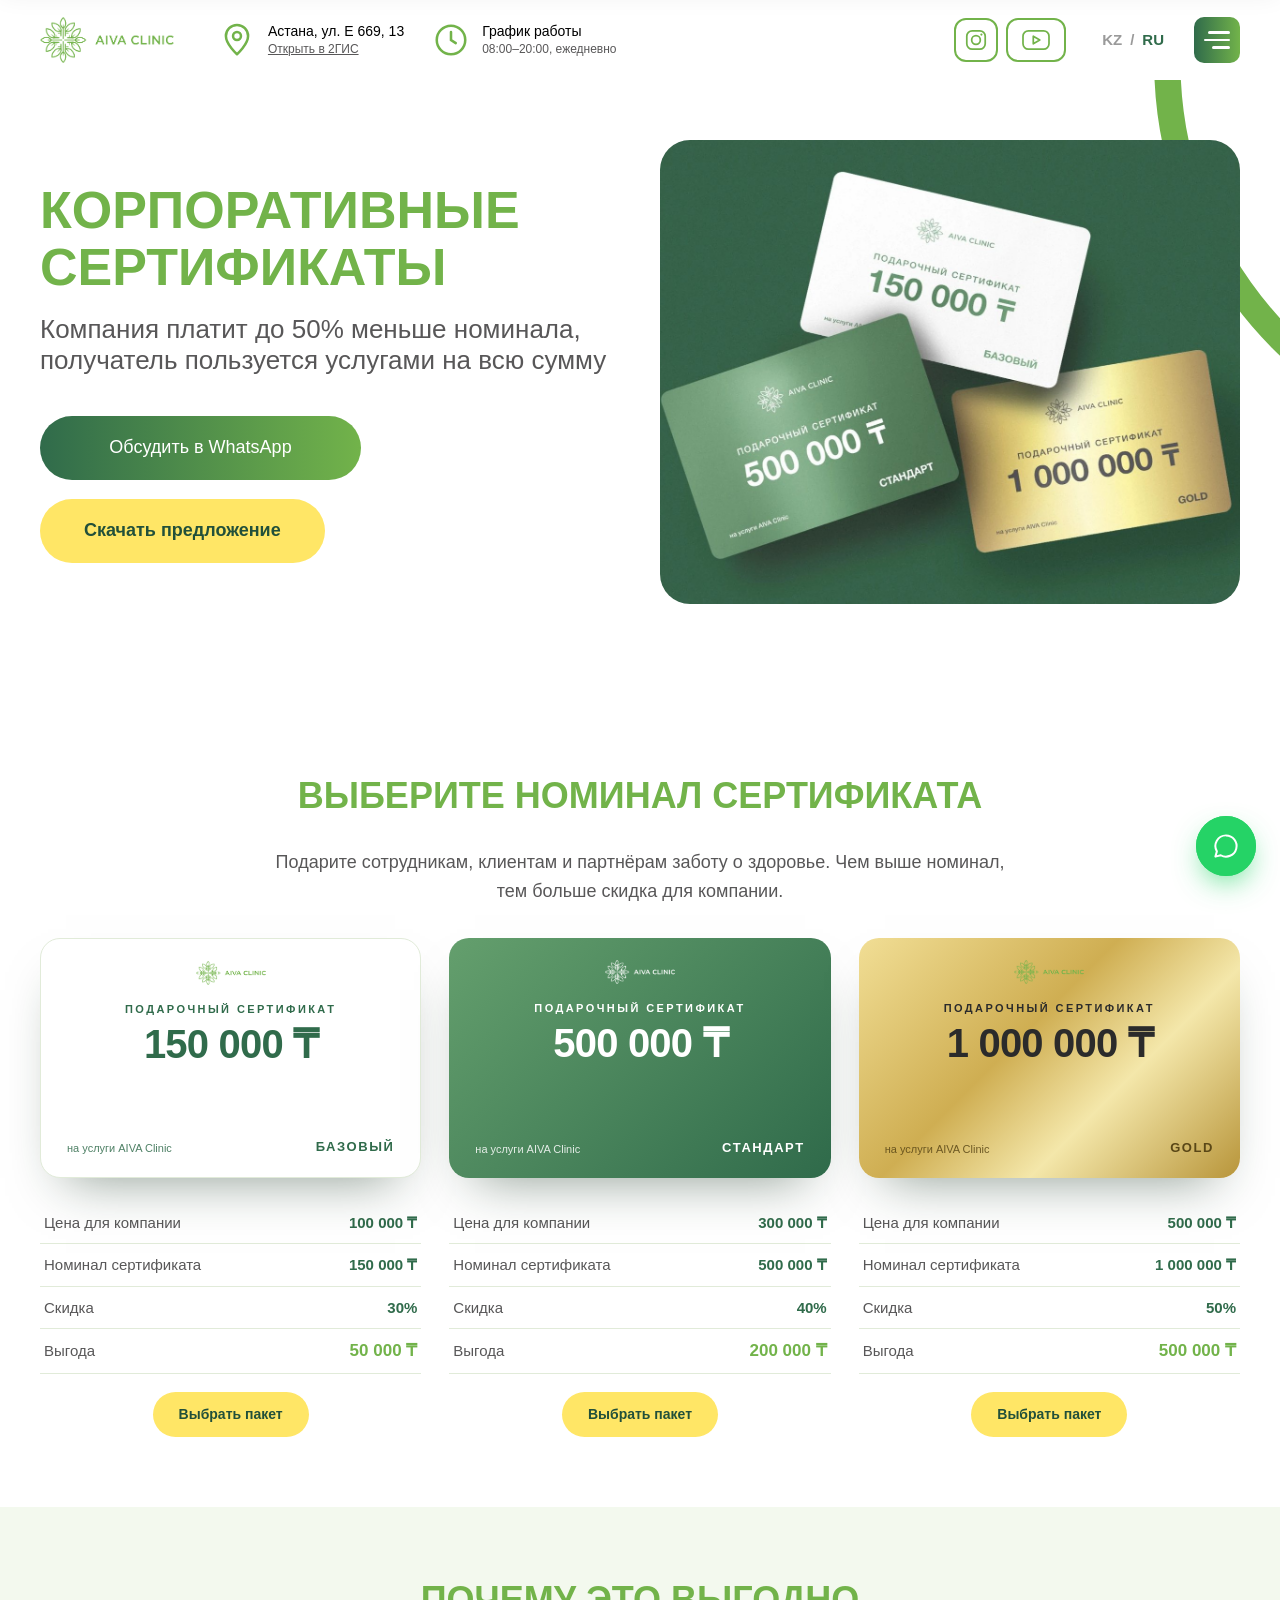
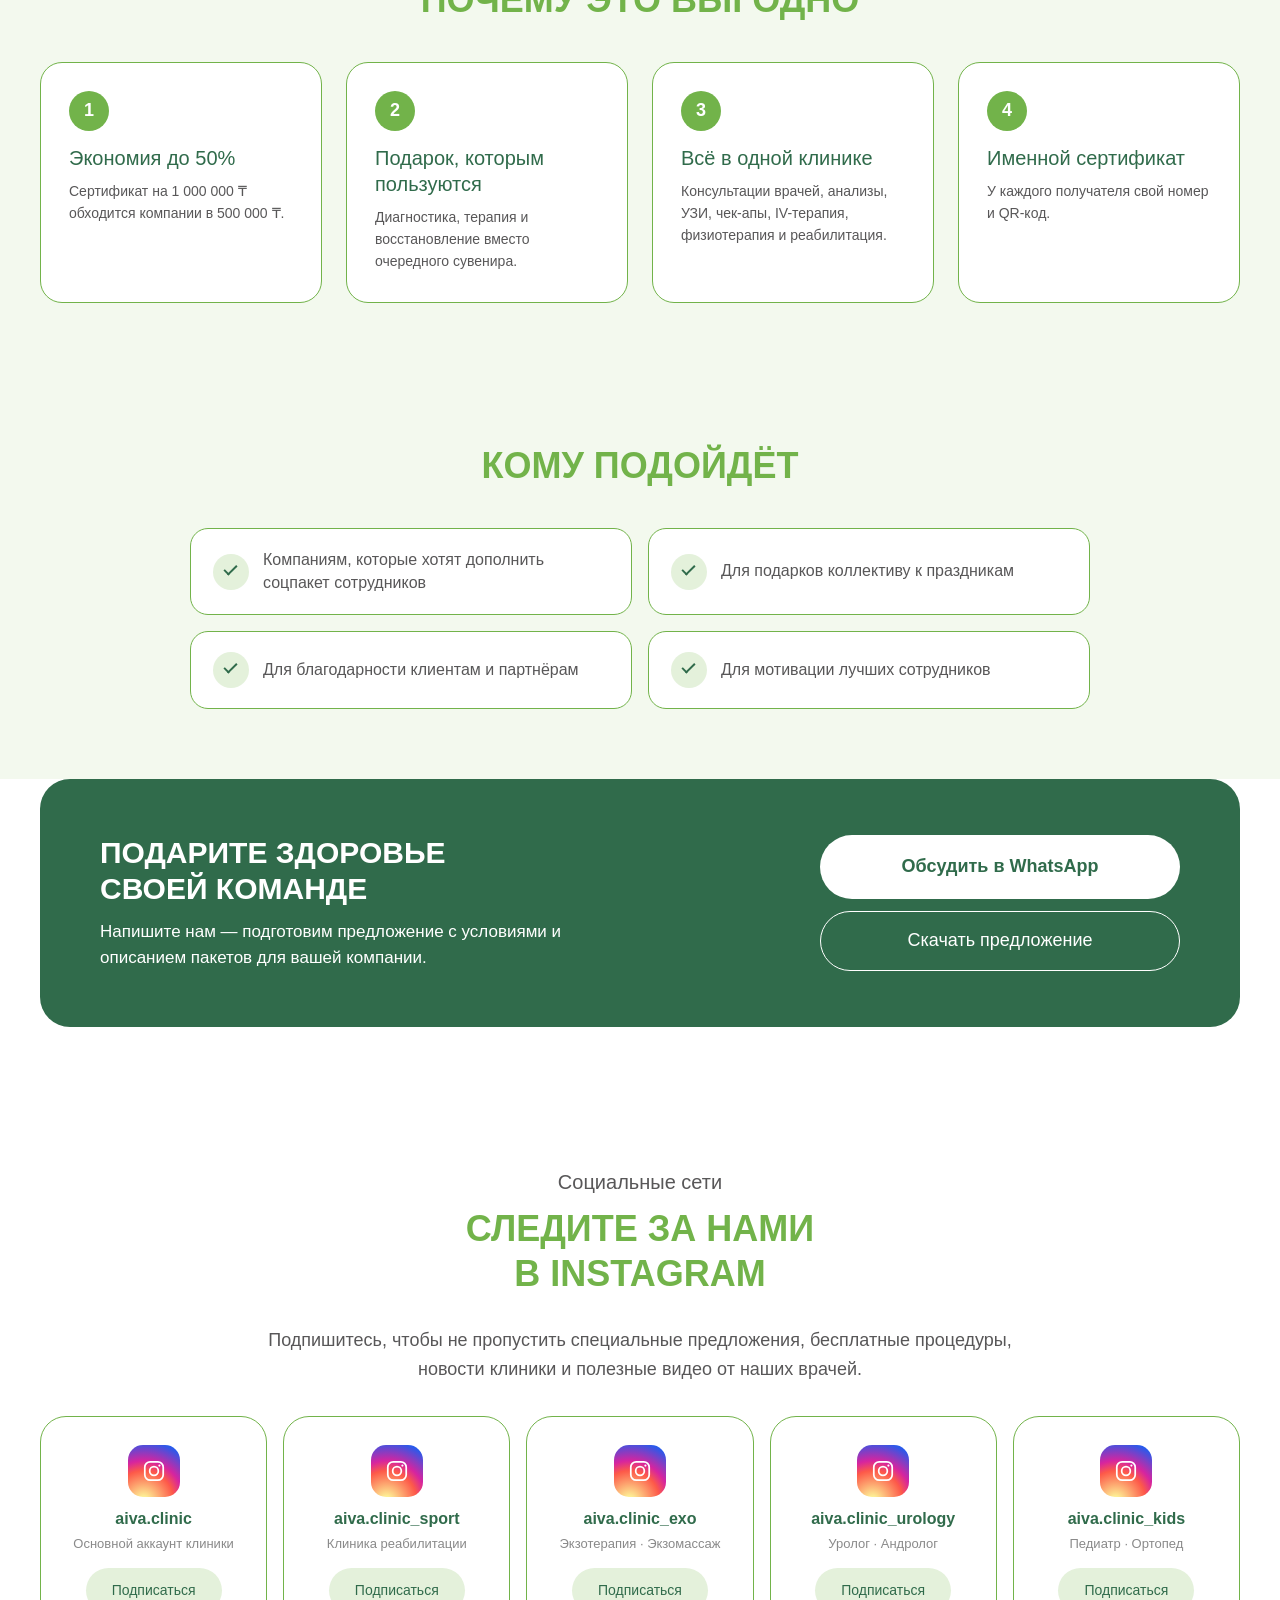
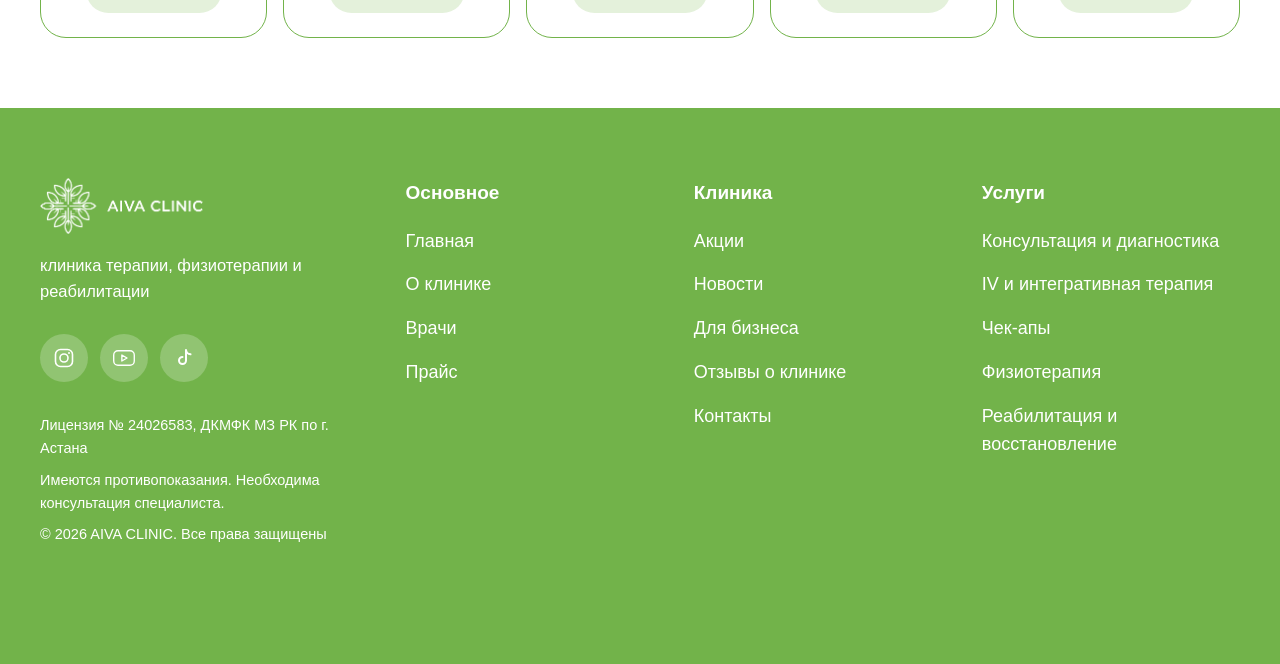
<file: business.html>
<!DOCTYPE html>
<html lang="ru">
<head>
<meta charset="UTF-8">
<meta name="viewport" content="width=device-width, initial-scale=1">
<title>Для бизнеса — корпоративные сертификаты AIVA CLINIC</title>
<meta name="description" content="Корпоративные сертификаты AIVA Clinic: компания платит до 50% меньше номинала, получатель пользуется услугами клиники на всю сумму. Три пакета: Базовый, Стандарт, Gold.">
<link rel="icon" type="image/png" href="img/favicon.png">
<link rel="canonical" href="https://didariganto.github.io/aiva-clinic-2/business.html">
<meta name="robots" content="index, follow">
<meta property="og:type" content="website">
<meta property="og:site_name" content="AIVA CLINIC">
<meta property="og:title" content="Для бизнеса — корпоративные сертификаты AIVA CLINIC">
<meta property="og:description" content="Корпоративные сертификаты AIVA Clinic: компания платит до 50% меньше номинала, получатель пользуется услугами клиники на всю сумму. Три пакета: Базовый, Стандарт, Gold.">
<meta property="og:url" content="https://didariganto.github.io/aiva-clinic-2/business.html">
<meta property="og:image" content="https://didariganto.github.io/aiva-clinic-2/img/hero-1.jpg">
<meta property="og:locale" content="ru_RU">
<script type="application/ld+json">{"@context": "https://schema.org", "@type": "MedicalClinic", "name": "AIVA Clinic", "alternateName": "AIVA CLINIC Астана", "url": "https://didariganto.github.io/aiva-clinic-2/", "logo": "https://didariganto.github.io/aiva-clinic-2/img/logo.png", "image": "https://didariganto.github.io/aiva-clinic-2/img/hero-1.jpg", "description": "Клиника терапии, физиотерапии и реабилитации в Астане: консультации врачей, УЗИ-диагностика, чек-апы, IV-терапия, аппаратная физиотерапия, экзотерапия, ЛФК и лечебный массаж.", "telephone": "+77472274096", "email": "aivaclinic01@gmail.com", "address": {"@type": "PostalAddress", "streetAddress": "ул. Е 669, 13", "addressLocality": "Астана", "addressCountry": "KZ"}, "geo": {"@type": "GeoCoordinates", "latitude": 51.08749, "longitude": 71.481355}, "hasMap": "https://yandex.kz/maps/ru/org/aiva_clinic/132063384129/?ll=71.481355%2C51.087490&z=16.63", "openingHoursSpecification": [{"@type": "OpeningHoursSpecification", "dayOfWeek": ["Monday", "Tuesday", "Wednesday", "Thursday", "Friday", "Saturday", "Sunday"], "opens": "08:00", "closes": "20:00"}], "medicalSpecialty": ["Physiotherapy", "Endocrinology", "Gastroenterology", "Urology", "Musculoskeletal"], "availableService": [{"@type": "MedicalTherapy", "name": "TECAR-терапия"}, {"@type": "MedicalTherapy", "name": "Ударно-волновая терапия"}, {"@type": "MedicalTherapy", "name": "Ультразвуковая терапия"}, {"@type": "MedicalTherapy", "name": "Магнитотерапия"}, {"@type": "MedicalTherapy", "name": "Прессотерапия"}, {"@type": "MedicalTherapy", "name": "Экзотерапия (экзомассаж)"}, {"@type": "MedicalTherapy", "name": "Лечебная физкультура (ЛФК)"}, {"@type": "MedicalTherapy", "name": "Лечебный массаж"}, {"@type": "MedicalTherapy", "name": "IV-терапия (капельницы)"}, {"@type": "MedicalTest", "name": "Ультразвуковая диагностика (УЗИ)"}, {"@type": "MedicalTest", "name": "Чек-ап программы"}], "sameAs": ["https://www.instagram.com/aiva.clinic", "https://www.youtube.com/channel/UC1EBxPu6hds8KHRhQzTv8gw", "https://www.tiktok.com/@aiva.clinic", "https://2gis.kz/astana/search/%D1%84%D1%88%D0%BC%D1%84/firm/70000001090259641?m=71.482275%2C51.082042%2F14.72&immersive=on", "https://yandex.kz/maps/ru/org/aiva_clinic/132063384129/?ll=71.481355%2C51.087490&z=16.63"], "areaServed": {"@type": "City", "name": "Астана"}, "currenciesAccepted": "KZT", "inLanguage": ["ru", "kk"]}</script>
<link rel="stylesheet" href="css/style.css?v=68">
<script>document.documentElement.classList.add('js')</script>
</head>
<body class="page-inner">

<main>

<!-- ============ ДЛЯ БИЗНЕСА: ПЕРВЫЙ ЭКРАН ============ -->
<section class="hero hero-page">
  <svg class="hero-arcs" viewBox="0 0 1320 760" preserveAspectRatio="xMinYMin slice" aria-hidden="true" fill="none">
    <circle cx="1620" cy="-20" r="420" stroke="#72b34a" stroke-width="28"/>
  </svg>
  <div class="hero-text">
    <h1>Корпоративные <br>сертификаты</h1>
    <p class="hero-sub">Компания платит до 50% меньше номинала, <br>получатель пользуется услугами на всю сумму</p>
    <div class="hero-btns"><a class="btn btn-grad btn-lg glow" data-href="whatsappHref" href="https://wa.me/77472274096" target="_blank" rel="noopener">Обсудить в WhatsApp</a><a class="btn btn-light btn-lg" href="https://wa.me/77472274096?text=%D0%97%D0%B4%D1%80%D0%B0%D0%B2%D1%81%D1%82%D0%B2%D1%83%D0%B9%D1%82%D0%B5%21%20%D0%9F%D1%80%D0%B8%D1%88%D0%BB%D0%B8%D1%82%D0%B5%2C%20%D0%BF%D0%BE%D0%B6%D0%B0%D0%BB%D1%83%D0%B9%D1%81%D1%82%D0%B0%2C%20%D0%BF%D1%80%D0%B5%D0%B4%D0%BB%D0%BE%D0%B6%D0%B5%D0%BD%D0%B8%D0%B5%20%D0%BF%D0%BE%20%D0%BA%D0%BE%D1%80%D0%BF%D0%BE%D1%80%D0%B0%D1%82%D0%B8%D0%B2%D0%BD%D1%8B%D0%BC%20%D1%81%D0%B5%D1%80%D1%82%D0%B8%D1%84%D0%B8%D0%BA%D0%B0%D1%82%D0%B0%D0%BC%20AIVA%20Clinic." target="_blank" rel="noopener">Скачать предложение</a></div>
  </div>
  <div class="hero-photos">
    <img class="hero-slide is-active" src="img/biz-certs.jpg" alt="Подарочные сертификаты AIVA Clinic: Базовый, Стандарт и Gold">
  </div>
</section>

<!-- ============ ТРИ ПАКЕТА ============ -->
<section class="section" id="packages">
  <div class="container">
    <p class="eyebrow reveal">Три пакета</p>
    <h2 class="h2 h2-sm reveal">Выберите номинал сертификата</h2>
    <p class="teaser-text reveal">Подарите сотрудникам, клиентам и партнёрам заботу о здоровье. Чем выше номинал, тем больше скидка для компании.</p>
    <div class="cert-grid">
      <div class="cert-item reveal">
        <div class="cert cert-base">
          <img class="cert-logo" src="img/logo.png?v=2" alt="AIVA CLINIC" width="329" height="113">
          <span class="cert-title">Подарочный сертификат</span>
          <b class="cert-sum">150 000 ₸</b>
          <span class="cert-note">на услуги AIVA Clinic</span>
          <span class="cert-tier">Базовый</span>
        </div>
        <ul class="cert-specs">
          <li><span>Цена для компании</span><b>100 000 ₸</b></li>
          <li><span>Номинал сертификата</span><b>150 000 ₸</b></li>
          <li><span>Скидка</span><b>30%</b></li>
          <li><span>Выгода</span><b>50 000 ₸</b></li>
        </ul>
        <a class="btn btn-light btn-sm" href="https://wa.me/77472274096?text=%D0%97%D0%B4%D1%80%D0%B0%D0%B2%D1%81%D1%82%D0%B2%D1%83%D0%B9%D1%82%D0%B5%21%20%D0%A5%D0%BE%D1%87%D1%83%20%D0%B7%D0%B0%D0%BA%D0%B0%D0%B7%D0%B0%D1%82%D1%8C%20%D0%BA%D0%BE%D1%80%D0%BF%D0%BE%D1%80%D0%B0%D1%82%D0%B8%D0%B2%D0%BD%D1%8B%D0%B5%20%D1%81%D0%B5%D1%80%D1%82%D0%B8%D1%84%D0%B8%D0%BA%D0%B0%D1%82%D1%8B%20AIVA%20Clinic%2C%20%D0%BF%D0%B0%D0%BA%D0%B5%D1%82%20%C2%AB%D0%91%D0%B0%D0%B7%D0%BE%D0%B2%D1%8B%D0%B9%C2%BB." target="_blank" rel="noopener">Выбрать пакет</a>
      </div>
      <div class="cert-item reveal">
        <div class="cert cert-std">
          <img class="cert-logo" src="img/logo-white.png?v=2" alt="AIVA CLINIC" width="329" height="113">
          <span class="cert-title">Подарочный сертификат</span>
          <b class="cert-sum">500 000 ₸</b>
          <span class="cert-note">на услуги AIVA Clinic</span>
          <span class="cert-tier">Стандарт</span>
        </div>
        <ul class="cert-specs">
          <li><span>Цена для компании</span><b>300 000 ₸</b></li>
          <li><span>Номинал сертификата</span><b>500 000 ₸</b></li>
          <li><span>Скидка</span><b>40%</b></li>
          <li><span>Выгода</span><b>200 000 ₸</b></li>
        </ul>
        <a class="btn btn-light btn-sm" href="https://wa.me/77472274096?text=%D0%97%D0%B4%D1%80%D0%B0%D0%B2%D1%81%D1%82%D0%B2%D1%83%D0%B9%D1%82%D0%B5%21%20%D0%A5%D0%BE%D1%87%D1%83%20%D0%B7%D0%B0%D0%BA%D0%B0%D0%B7%D0%B0%D1%82%D1%8C%20%D0%BA%D0%BE%D1%80%D0%BF%D0%BE%D1%80%D0%B0%D1%82%D0%B8%D0%B2%D0%BD%D1%8B%D0%B5%20%D1%81%D0%B5%D1%80%D1%82%D0%B8%D1%84%D0%B8%D0%BA%D0%B0%D1%82%D1%8B%20AIVA%20Clinic%2C%20%D0%BF%D0%B0%D0%BA%D0%B5%D1%82%20%C2%AB%D0%A1%D1%82%D0%B0%D0%BD%D0%B4%D0%B0%D1%80%D1%82%C2%BB." target="_blank" rel="noopener">Выбрать пакет</a>
      </div>
      <div class="cert-item reveal">
        <div class="cert cert-gold">
          <img class="cert-logo" src="img/logo.png?v=2" alt="AIVA CLINIC" width="329" height="113">
          <span class="cert-title">Подарочный сертификат</span>
          <b class="cert-sum">1 000 000 ₸</b>
          <span class="cert-note">на услуги AIVA Clinic</span>
          <span class="cert-tier">Gold</span>
        </div>
        <ul class="cert-specs">
          <li><span>Цена для компании</span><b>500 000 ₸</b></li>
          <li><span>Номинал сертификата</span><b>1 000 000 ₸</b></li>
          <li><span>Скидка</span><b>50%</b></li>
          <li><span>Выгода</span><b>500 000 ₸</b></li>
        </ul>
        <a class="btn btn-light btn-sm" href="https://wa.me/77472274096?text=%D0%97%D0%B4%D1%80%D0%B0%D0%B2%D1%81%D1%82%D0%B2%D1%83%D0%B9%D1%82%D0%B5%21%20%D0%A5%D0%BE%D1%87%D1%83%20%D0%B7%D0%B0%D0%BA%D0%B0%D0%B7%D0%B0%D1%82%D1%8C%20%D0%BA%D0%BE%D1%80%D0%BF%D0%BE%D1%80%D0%B0%D1%82%D0%B8%D0%B2%D0%BD%D1%8B%D0%B5%20%D1%81%D0%B5%D1%80%D1%82%D0%B8%D1%84%D0%B8%D0%BA%D0%B0%D1%82%D1%8B%20AIVA%20Clinic%2C%20%D0%BF%D0%B0%D0%BA%D0%B5%D1%82%20%C2%ABGold%C2%BB." target="_blank" rel="noopener">Выбрать пакет</a>
      </div>
    </div>
  </div>
</section>

<!-- ============ ПОЧЕМУ ЭТО ВЫГОДНО ============ -->
<section class="section teaser-gray">
  <div class="container">
    <h2 class="h2 h2-sm reveal">Почему это выгодно</h2>
    <div class="trio trio-4">
      <div class="trio-item reveal"><span class="trio-num">1</span><h3>Экономия до 50%</h3><p>Сертификат на 1 000 000 ₸ обходится компании в 500 000 ₸.</p></div>
      <div class="trio-item reveal"><span class="trio-num">2</span><h3>Подарок, которым пользуются</h3><p>Диагностика, терапия и восстановление вместо очередного сувенира.</p></div>
      <div class="trio-item reveal"><span class="trio-num">3</span><h3>Всё в одной клинике</h3><p>Консультации врачей, анализы, УЗИ, чек-апы, IV-терапия, физиотерапия и реабилитация.</p></div>
      <div class="trio-item reveal"><span class="trio-num">4</span><h3>Именной сертификат</h3><p>У каждого получателя свой номер и QR-код.</p></div>
    </div>
  </div>
</section>

<!-- ============ КОМУ ПОДОЙДЁТ ============ -->
<section class="section teaser-gray">
  <div class="container container-narrow">
    <h2 class="h2 h2-sm reveal">Кому подойдёт</h2>
    <div class="fit-grid">
      <div class="fit-item reveal"><i></i><span>Компаниям, которые хотят дополнить соцпакет сотрудников</span></div>
      <div class="fit-item reveal"><i></i><span>Для подарков коллективу к праздникам</span></div>
      <div class="fit-item reveal"><i></i><span>Для благодарности клиентам и партнёрам</span></div>
      <div class="fit-item reveal"><i></i><span>Для мотивации лучших сотрудников</span></div>
    </div>
  </div>
</section>

<!-- ============ ПРИЗЫВ ============ -->
<section class="section biz-cta">
  <div class="container">
    <div class="biz-cta-card reveal">
      <div>
        <h2>Подарите здоровье <br>своей команде</h2>
        <p>Напишите нам — подготовим предложение с условиями и описанием пакетов для вашей компании.</p>
      </div>
      <div class="biz-cta-btns"><a class="btn btn-white btn-lg" data-href="whatsappHref" href="https://wa.me/77472274096" target="_blank" rel="noopener">Обсудить в WhatsApp</a><a class="btn btn-outline" href="https://wa.me/77472274096?text=%D0%97%D0%B4%D1%80%D0%B0%D0%B2%D1%81%D1%82%D0%B2%D1%83%D0%B9%D1%82%D0%B5%21%20%D0%9F%D1%80%D0%B8%D1%88%D0%BB%D0%B8%D1%82%D0%B5%2C%20%D0%BF%D0%BE%D0%B6%D0%B0%D0%BB%D1%83%D0%B9%D1%81%D1%82%D0%B0%2C%20%D0%BF%D1%80%D0%B5%D0%B4%D0%BB%D0%BE%D0%B6%D0%B5%D0%BD%D0%B8%D0%B5%20%D0%BF%D0%BE%20%D0%BA%D0%BE%D1%80%D0%BF%D0%BE%D1%80%D0%B0%D1%82%D0%B8%D0%B2%D0%BD%D1%8B%D0%BC%20%D1%81%D0%B5%D1%80%D1%82%D0%B8%D1%84%D0%B8%D0%BA%D0%B0%D1%82%D0%B0%D0%BC%20AIVA%20Clinic." target="_blank" rel="noopener">Скачать предложение</a></div>
    </div>
  </div>
</section>

<!-- ============ СОЦИАЛЬНЫЕ СЕТИ (по ТЗ, на каждой странице): пять Instagram-аккаунтов клиники ============ -->
<section class="section social-tz ">
  <div class="container container-narrow">
    <p class="eyebrow reveal">Социальные сети</p>
    <h2 class="h2 h2-sm reveal">Следите за нами <br>в Instagram</h2>
    <p class="teaser-text reveal">Подпишитесь, чтобы не пропустить специальные предложения, бесплатные процедуры, новости клиники и полезные видео от наших врачей.</p>
    <div class="soc-tiles">
      <a class="soc-tile soc-ig reveal" data-href="instagramHref" href="https://www.instagram.com/aiva.clinic" target="_blank" rel="noopener"><span class="soc-ico"><svg><use href="#i-insta"/></svg></span><strong>aiva.clinic</strong><small>Основной аккаунт клиники</small><span class="btn btn-sm">Подписаться</span></a>
      <a class="soc-tile soc-ig reveal" href="https://www.instagram.com/aiva.clinic_sport" target="_blank" rel="noopener"><span class="soc-ico"><svg><use href="#i-insta"/></svg></span><strong>aiva.clinic_sport</strong><small>Клиника реабилитации</small><span class="btn btn-sm">Подписаться</span></a>
      <a class="soc-tile soc-ig reveal" href="https://www.instagram.com/aiva.clinic_exo" target="_blank" rel="noopener"><span class="soc-ico"><svg><use href="#i-insta"/></svg></span><strong>aiva.clinic_exo</strong><small>Экзотерапия · Экзомассаж</small><span class="btn btn-sm">Подписаться</span></a>
      <a class="soc-tile soc-ig reveal" href="https://www.instagram.com/aiva.clinic_urology" target="_blank" rel="noopener"><span class="soc-ico"><svg><use href="#i-insta"/></svg></span><strong>aiva.clinic_urology</strong><small>Уролог · Андролог</small><span class="btn btn-sm">Подписаться</span></a>
      <a class="soc-tile soc-ig reveal" href="https://www.instagram.com/aiva.clinic_kids" target="_blank" rel="noopener"><span class="soc-ico"><svg><use href="#i-insta"/></svg></span><strong>aiva.clinic_kids</strong><small>Педиатр · Ортопед</small><span class="btn btn-sm">Подписаться</span></a>
    </div>
  </div>
</section>

</main>

<script src="js/config.js?v=68"></script>
<script src="js/layout.js?v=68"></script>
<script src="js/main.js?v=68"></script>
<script src="js/i18n-kz.js?v=68"></script>
<script src="js/i18n.js?v=68"></script>
</body>
</html>
</file>
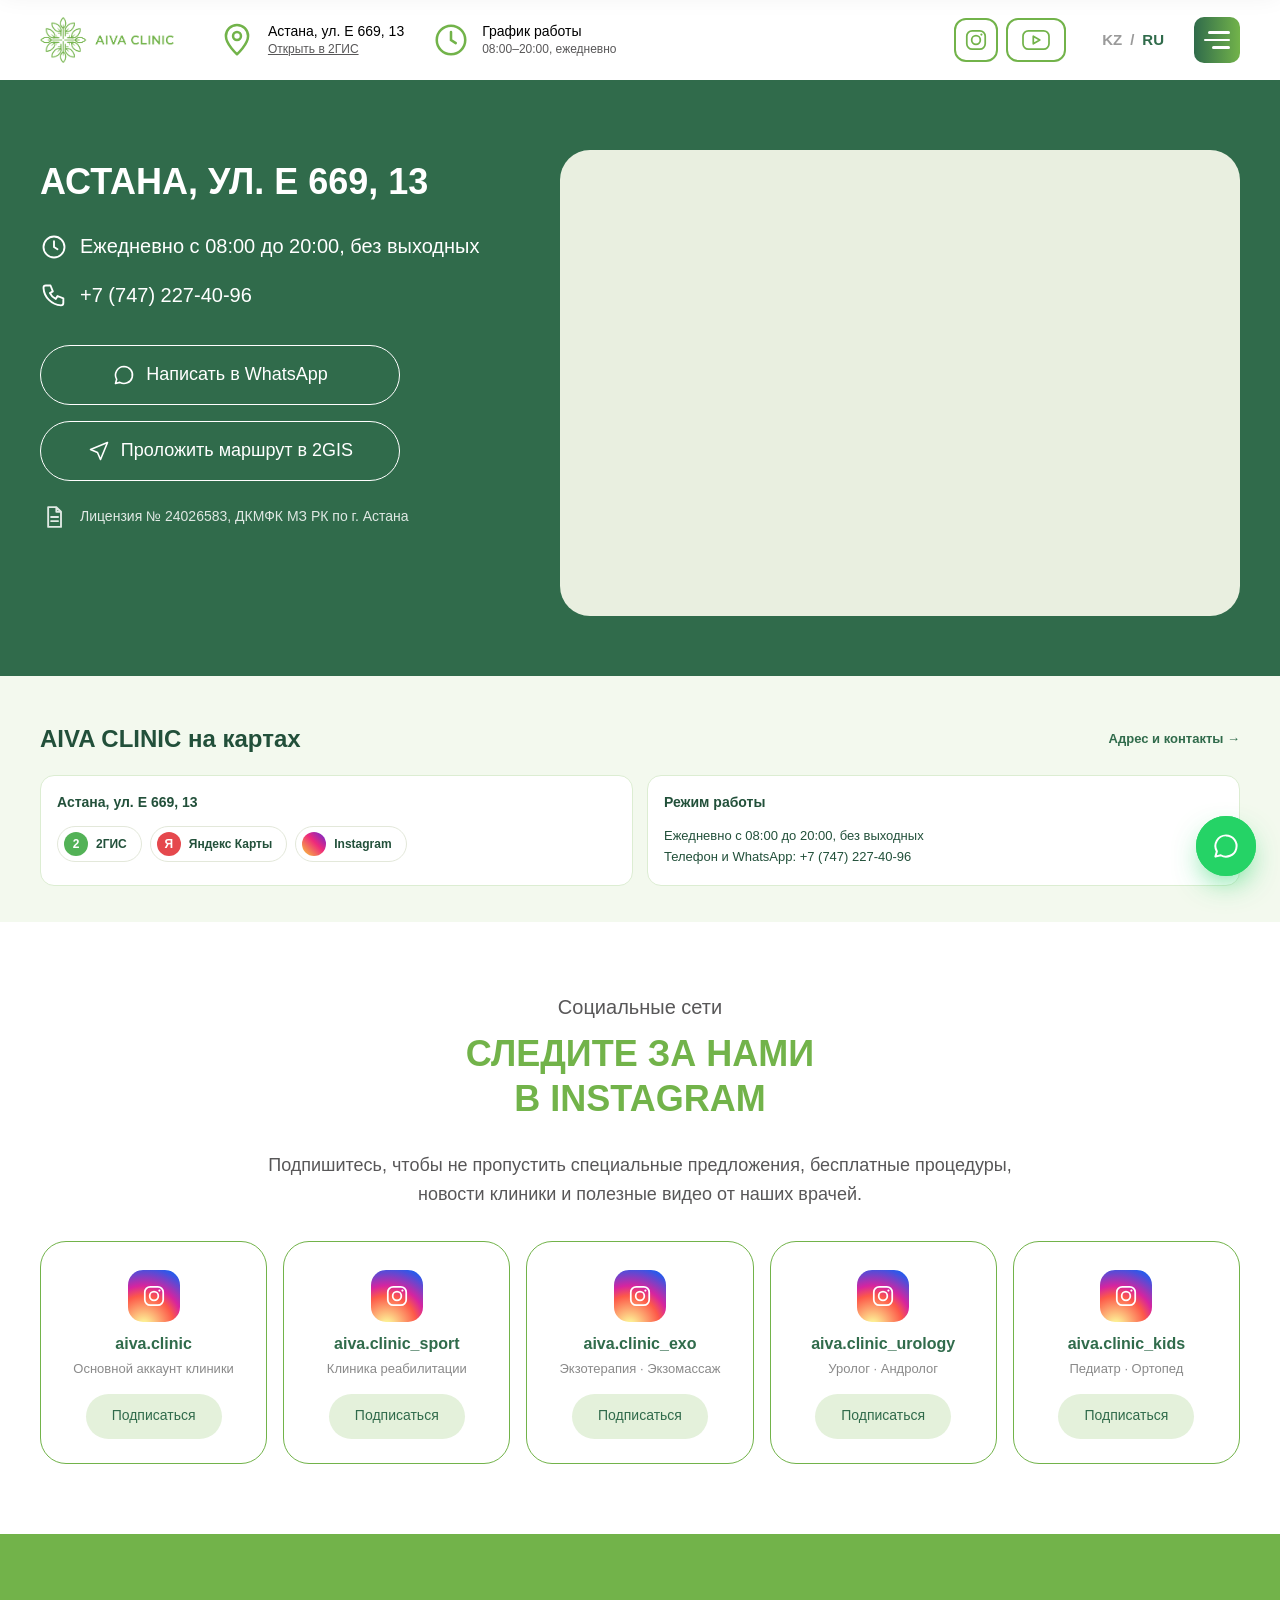
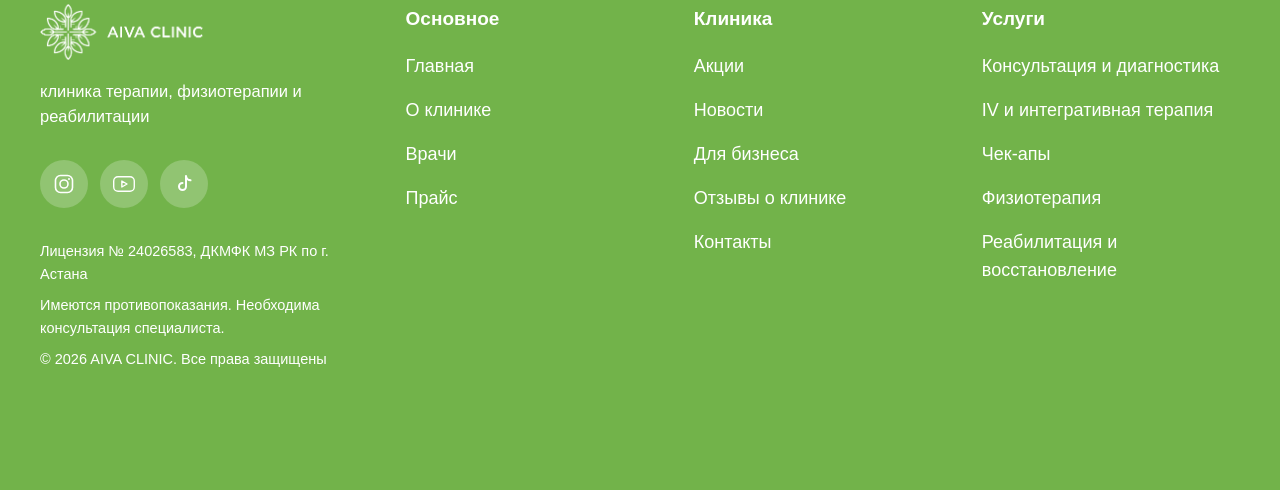
<file: contacts.html>
<!DOCTYPE html>
<html lang="ru">
<head>
<meta charset="UTF-8">
<meta name="viewport" content="width=device-width, initial-scale=1">
<title>Контакты — AIVA CLINIC</title>
<meta name="description" content="AIVA CLINIC: Астана, ул. Е 669, 13. Ежедневно с 08:00 до 20:00. Телефон и WhatsApp +7 (747) 227-40-96.">
<link rel="icon" type="image/png" href="img/favicon.png">
<link rel="canonical" href="https://didariganto.github.io/aiva-clinic-2/contacts.html">
<meta name="robots" content="index, follow">
<meta property="og:type" content="website">
<meta property="og:site_name" content="AIVA CLINIC">
<meta property="og:title" content="Контакты — AIVA CLINIC">
<meta property="og:description" content="AIVA CLINIC: Астана, ул. Е 669, 13. Ежедневно с 08:00 до 20:00. Телефон и WhatsApp +7 (747) 227-40-96.">
<meta property="og:url" content="https://didariganto.github.io/aiva-clinic-2/contacts.html">
<meta property="og:image" content="https://didariganto.github.io/aiva-clinic-2/img/hero-1.jpg">
<meta property="og:locale" content="ru_RU">
<script type="application/ld+json">{"@context": "https://schema.org", "@type": "MedicalClinic", "name": "AIVA Clinic", "alternateName": "AIVA CLINIC Астана", "url": "https://didariganto.github.io/aiva-clinic-2/", "logo": "https://didariganto.github.io/aiva-clinic-2/img/logo.png", "image": "https://didariganto.github.io/aiva-clinic-2/img/hero-1.jpg", "description": "Клиника терапии, физиотерапии и реабилитации в Астане: консультации врачей, УЗИ-диагностика, чек-апы, IV-терапия, аппаратная физиотерапия, экзотерапия, ЛФК и лечебный массаж.", "telephone": "+77472274096", "email": "aivaclinic01@gmail.com", "address": {"@type": "PostalAddress", "streetAddress": "ул. Е 669, 13", "addressLocality": "Астана", "addressCountry": "KZ"}, "geo": {"@type": "GeoCoordinates", "latitude": 51.08749, "longitude": 71.481355}, "hasMap": "https://yandex.kz/maps/ru/org/aiva_clinic/132063384129/?ll=71.481355%2C51.087490&z=16.63", "openingHoursSpecification": [{"@type": "OpeningHoursSpecification", "dayOfWeek": ["Monday", "Tuesday", "Wednesday", "Thursday", "Friday", "Saturday", "Sunday"], "opens": "08:00", "closes": "20:00"}], "medicalSpecialty": ["Physiotherapy", "Endocrinology", "Gastroenterology", "Urology", "Musculoskeletal"], "availableService": [{"@type": "MedicalTherapy", "name": "TECAR-терапия"}, {"@type": "MedicalTherapy", "name": "Ударно-волновая терапия"}, {"@type": "MedicalTherapy", "name": "Ультразвуковая терапия"}, {"@type": "MedicalTherapy", "name": "Магнитотерапия"}, {"@type": "MedicalTherapy", "name": "Прессотерапия"}, {"@type": "MedicalTherapy", "name": "Экзотерапия (экзомассаж)"}, {"@type": "MedicalTherapy", "name": "Лечебная физкультура (ЛФК)"}, {"@type": "MedicalTherapy", "name": "Лечебный массаж"}, {"@type": "MedicalTherapy", "name": "IV-терапия (капельницы)"}, {"@type": "MedicalTest", "name": "Ультразвуковая диагностика (УЗИ)"}, {"@type": "MedicalTest", "name": "Чек-ап программы"}], "sameAs": ["https://www.instagram.com/aiva.clinic", "https://www.youtube.com/channel/UC1EBxPu6hds8KHRhQzTv8gw", "https://www.tiktok.com/@aiva.clinic", "https://2gis.kz/astana/search/%D1%84%D1%88%D0%BC%D1%84/firm/70000001090259641?m=71.482275%2C51.082042%2F14.72&immersive=on", "https://yandex.kz/maps/ru/org/aiva_clinic/132063384129/?ll=71.481355%2C51.087490&z=16.63"], "areaServed": {"@type": "City", "name": "Астана"}, "currenciesAccepted": "KZT", "inLanguage": ["ru", "kk"]}</script>
<link rel="stylesheet" href="css/style.css?v=68">
<script>document.documentElement.classList.add('js')</script>
</head>
<body class="page-inner">

<main>

<!-- ============ 13. КОНТАКТЫ ============ -->
<section class="contacts" id="contacts">
  <div class="container">
    <div class="contact contact-single">
      <div class="contact-info">
        <h1 data-bind="address">Астана, ул. Е 669, 13</h1>
        <p><svg><use href="#i-clock"/></svg><span data-bind="hours">Ежедневно с 08:00 до 20:00, без выходных</span></p>
        <p><svg><use href="#i-phone"/></svg><a data-href="phoneHref" href="tel:+77472274096" data-bind="phone">+7 (747) 227-40-96</a></p>
        <a class="btn btn-outline" data-href="whatsappHref" href="https://wa.me/77472274096" target="_blank" rel="noopener"><svg><use href="#i-chat"/></svg>Написать в WhatsApp</a>
        <a class="btn btn-outline" data-href="gisHref" href="#" target="_blank" rel="noopener"><svg><use href="#i-route"/></svg>Проложить маршрут в 2GIS</a>
        <p class="contact-license"><svg><use href="#i-doc"/></svg><span data-bind="license">Лицензия № 24026583, ДКМФК МЗ РК по г. Астана</span></p>
      </div>
      <div class="contact-map">
        <iframe src="https://yandex.kz/map-widget/v1/?ll=71.481355%2C51.087490&mode=search&oid=132063384129&ol=biz&z=16" loading="lazy" title="AIVA CLINIC на карте" allowfullscreen></iframe>
      </div>
    </div>
  </div>
</section>

<!-- ============ 14. КЛИНИКА НА КАРТАХ ============ -->
<section class="maps">
  <div class="container container-narrow">
    <div class="maps-head"><h2>AIVA CLINIC на картах</h2><a href="#contacts">Адрес и контакты →</a></div>
    <div class="maps-grid">
      <div class="maps-card">
        <strong data-bind="address">Астана, ул. Е 669, 13</strong>
        <div>
          <a class="pill" data-href="gisHref" href="#" target="_blank" rel="noopener"><i class="chip chip-2">2</i>2ГИС</a>
          <a class="pill" data-href="yandexHref" href="#" target="_blank" rel="noopener"><i class="chip chip-y">Я</i>Яндекс Карты</a>
          <a class="pill" data-href="instagramHref" href="https://www.instagram.com/aiva.clinic" target="_blank" rel="noopener"><i class="chip chip-i"></i>Instagram</a>
        </div>
      </div>
      <div class="maps-card">
        <strong>Режим работы</strong>
        <p><span data-bind="hours">Ежедневно с 08:00 до 20:00, без выходных</span><br>Телефон и WhatsApp: <a data-href="phoneHref" href="tel:+77472274096" data-bind="phone">+7 (747) 227-40-96</a></p>
      </div>
    </div>
  </div>
</section>

<!-- ============ СОЦИАЛЬНЫЕ СЕТИ (по ТЗ, на каждой странице): пять Instagram-аккаунтов клиники ============ -->
<section class="section social-tz ">
  <div class="container container-narrow">
    <p class="eyebrow reveal">Социальные сети</p>
    <h2 class="h2 h2-sm reveal">Следите за нами <br>в Instagram</h2>
    <p class="teaser-text reveal">Подпишитесь, чтобы не пропустить специальные предложения, бесплатные процедуры, новости клиники и полезные видео от наших врачей.</p>
    <div class="soc-tiles">
      <a class="soc-tile soc-ig reveal" data-href="instagramHref" href="https://www.instagram.com/aiva.clinic" target="_blank" rel="noopener"><span class="soc-ico"><svg><use href="#i-insta"/></svg></span><strong>aiva.clinic</strong><small>Основной аккаунт клиники</small><span class="btn btn-sm">Подписаться</span></a>
      <a class="soc-tile soc-ig reveal" href="https://www.instagram.com/aiva.clinic_sport" target="_blank" rel="noopener"><span class="soc-ico"><svg><use href="#i-insta"/></svg></span><strong>aiva.clinic_sport</strong><small>Клиника реабилитации</small><span class="btn btn-sm">Подписаться</span></a>
      <a class="soc-tile soc-ig reveal" href="https://www.instagram.com/aiva.clinic_exo" target="_blank" rel="noopener"><span class="soc-ico"><svg><use href="#i-insta"/></svg></span><strong>aiva.clinic_exo</strong><small>Экзотерапия · Экзомассаж</small><span class="btn btn-sm">Подписаться</span></a>
      <a class="soc-tile soc-ig reveal" href="https://www.instagram.com/aiva.clinic_urology" target="_blank" rel="noopener"><span class="soc-ico"><svg><use href="#i-insta"/></svg></span><strong>aiva.clinic_urology</strong><small>Уролог · Андролог</small><span class="btn btn-sm">Подписаться</span></a>
      <a class="soc-tile soc-ig reveal" href="https://www.instagram.com/aiva.clinic_kids" target="_blank" rel="noopener"><span class="soc-ico"><svg><use href="#i-insta"/></svg></span><strong>aiva.clinic_kids</strong><small>Педиатр · Ортопед</small><span class="btn btn-sm">Подписаться</span></a>
    </div>
  </div>
</section>

</main>

<script src="js/config.js?v=68"></script>
<script src="js/layout.js?v=68"></script>
<script src="js/main.js?v=68"></script>
<script src="js/i18n-kz.js?v=68"></script>
<script src="js/i18n.js?v=68"></script>
</body>
</html>
</file>
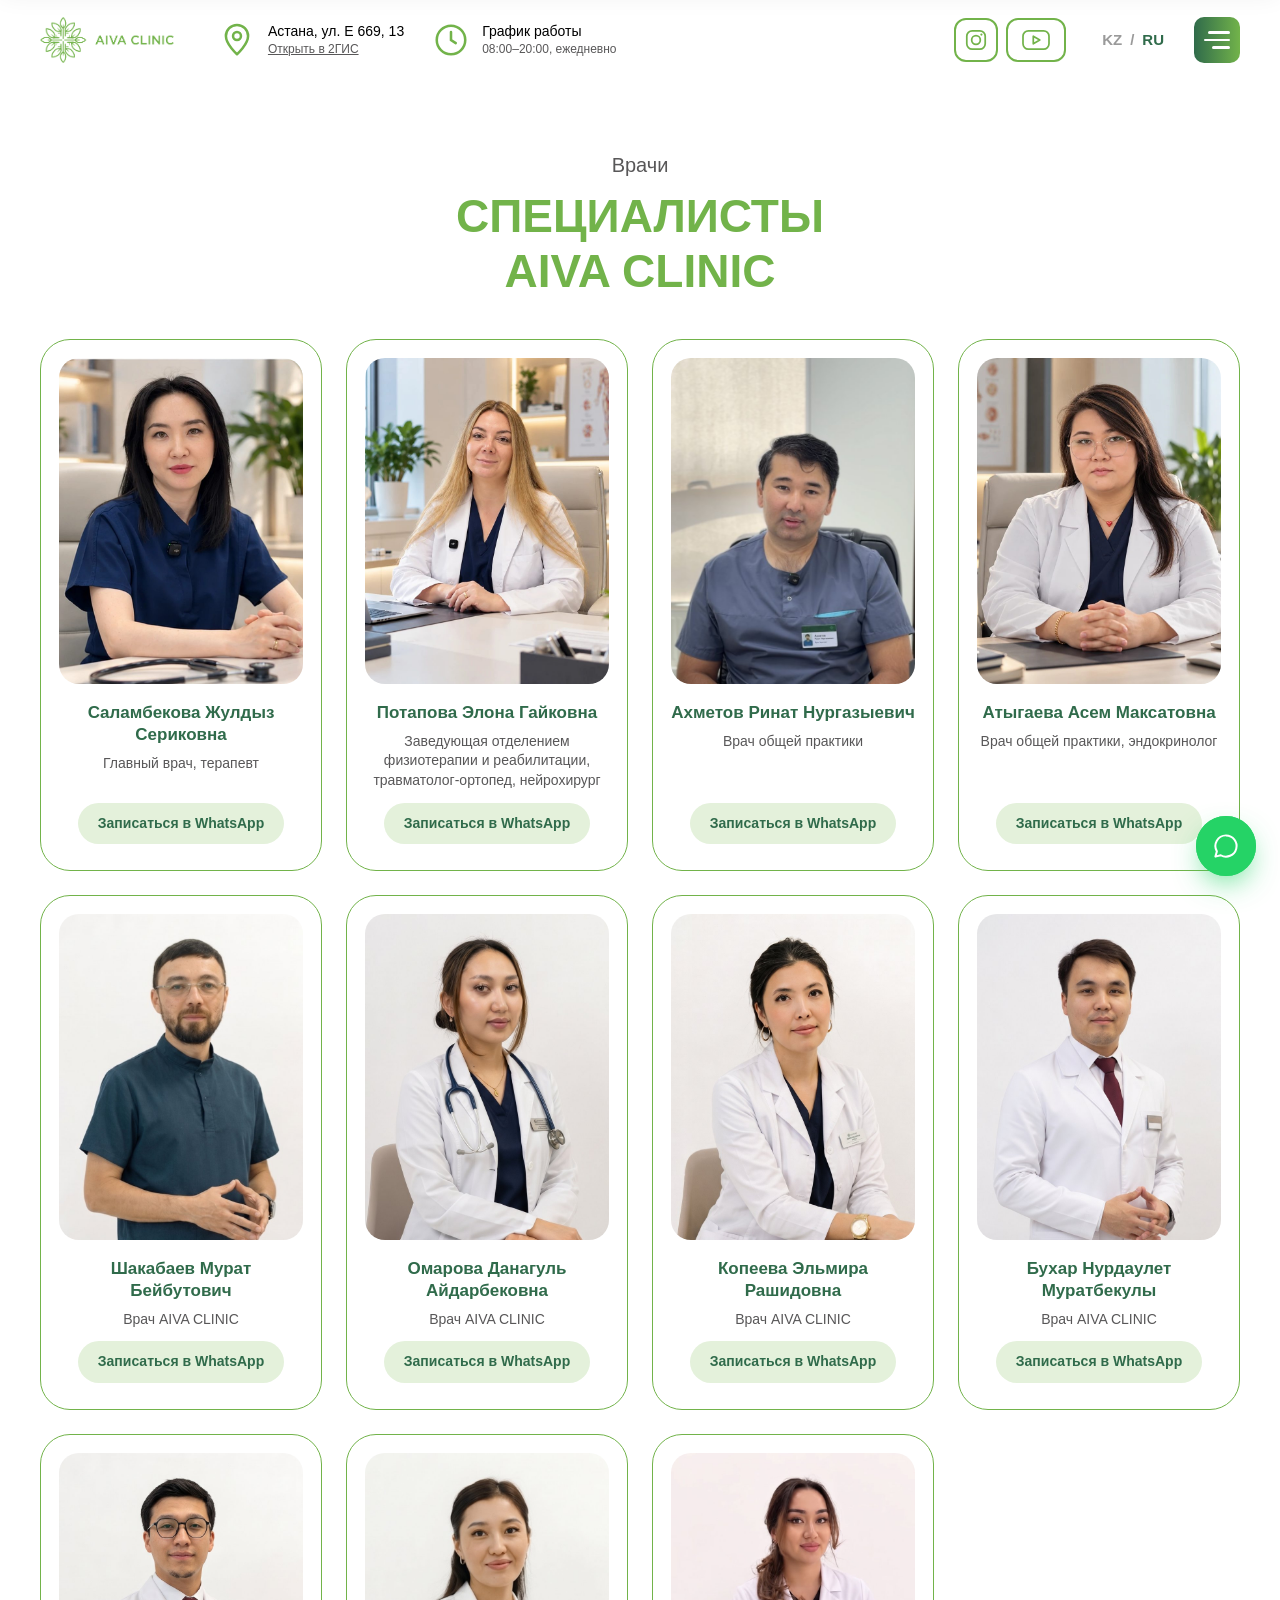
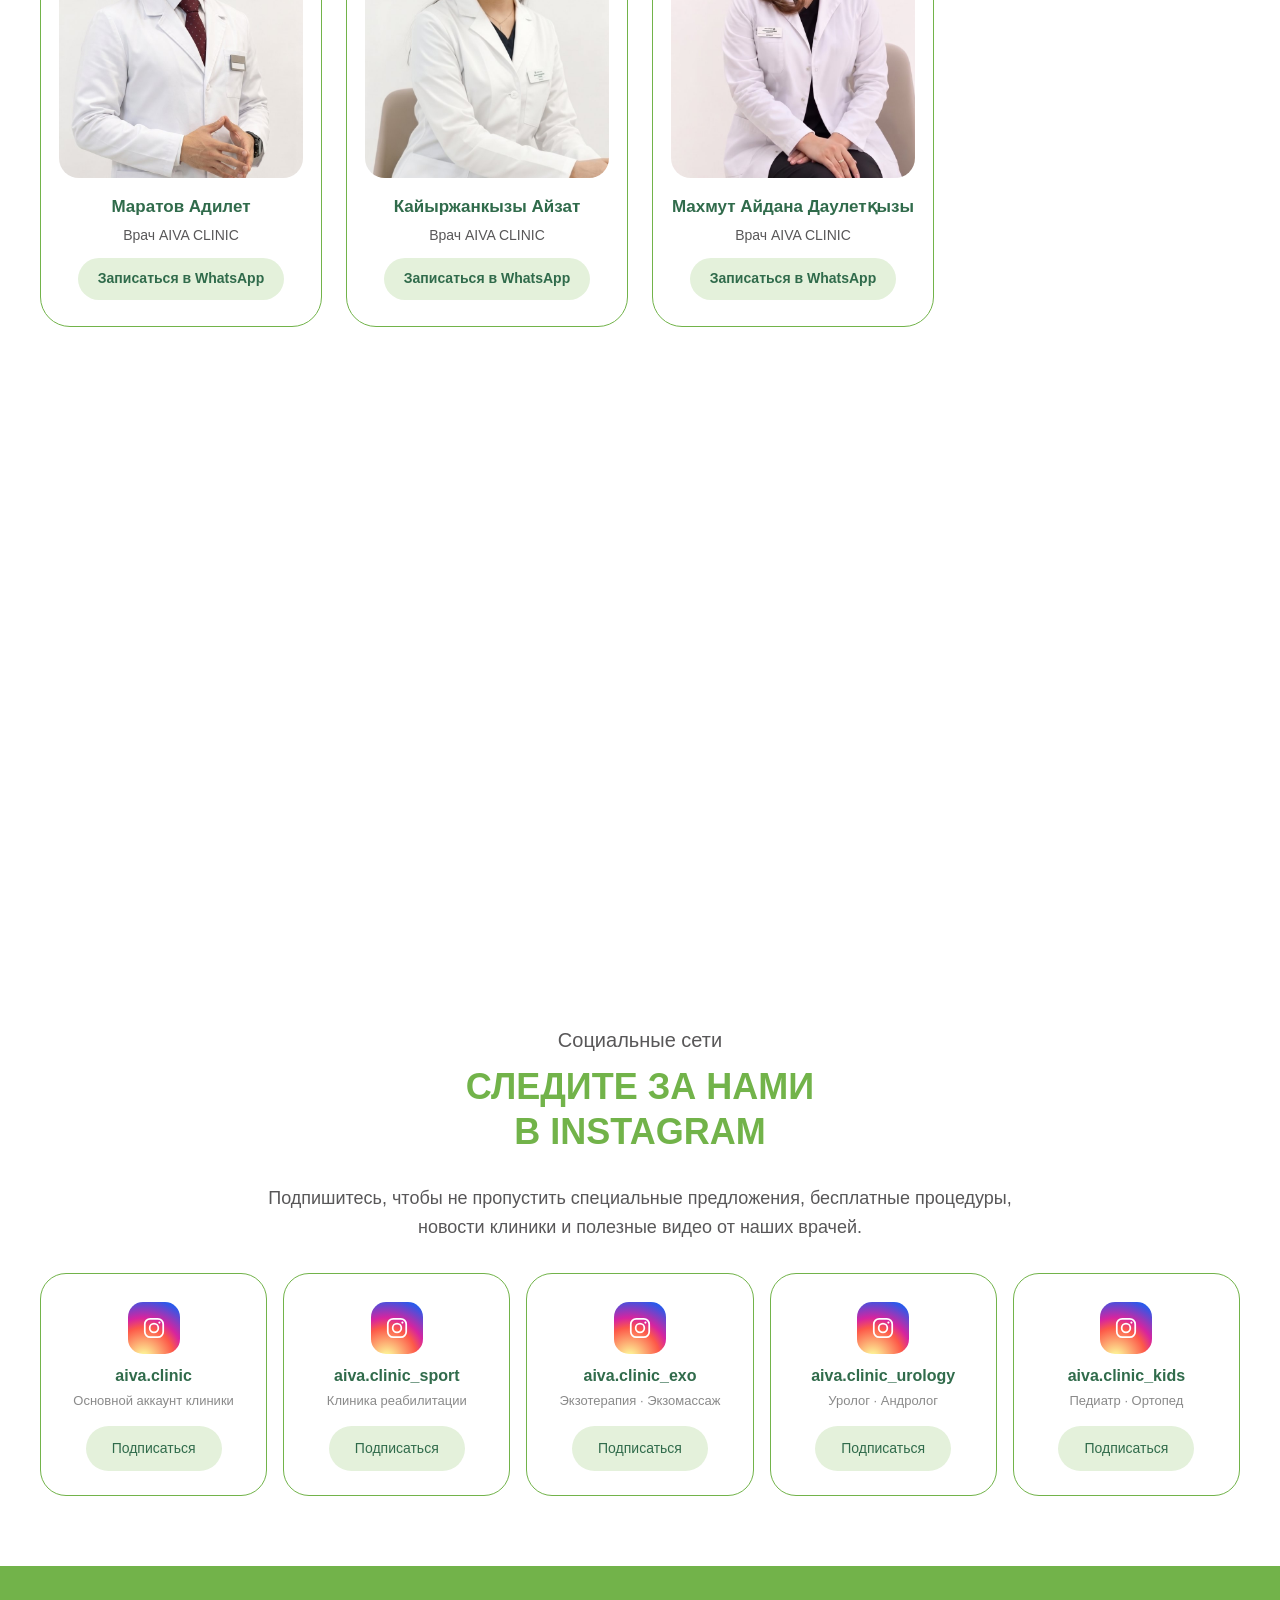
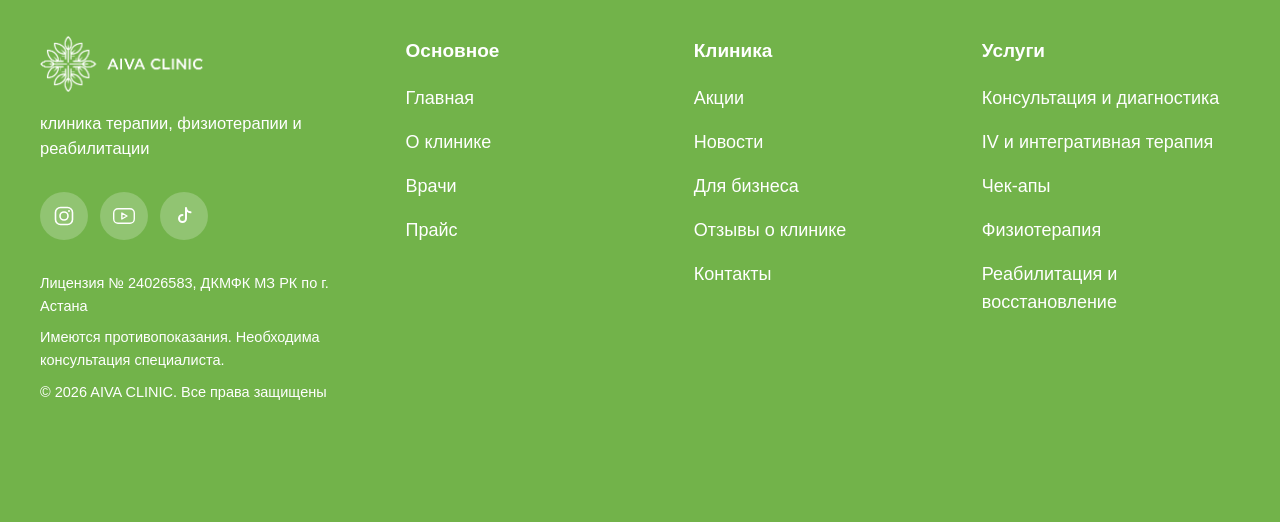
<file: doctors.html>
<!DOCTYPE html>
<html lang="ru">
<head>
<meta charset="UTF-8">
<meta name="viewport" content="width=device-width, initial-scale=1">
<title>Врачи — AIVA CLINIC</title>
<meta name="description" content="Врачи AIVA CLINIC: терапевт, врачи общей практики, эндокринолог, травматолог-ортопед, нейрохирург.">
<link rel="icon" type="image/png" href="img/favicon.png">
<link rel="canonical" href="https://didariganto.github.io/aiva-clinic-2/doctors.html">
<meta name="robots" content="index, follow">
<meta property="og:type" content="website">
<meta property="og:site_name" content="AIVA CLINIC">
<meta property="og:title" content="Врачи — AIVA CLINIC">
<meta property="og:description" content="Врачи AIVA CLINIC: терапевт, врачи общей практики, эндокринолог, травматолог-ортопед, нейрохирург.">
<meta property="og:url" content="https://didariganto.github.io/aiva-clinic-2/doctors.html">
<meta property="og:image" content="https://didariganto.github.io/aiva-clinic-2/img/hero-1.jpg">
<meta property="og:locale" content="ru_RU">
<script type="application/ld+json">{"@context": "https://schema.org", "@type": "MedicalClinic", "name": "AIVA Clinic", "alternateName": "AIVA CLINIC Астана", "url": "https://didariganto.github.io/aiva-clinic-2/", "logo": "https://didariganto.github.io/aiva-clinic-2/img/logo.png", "image": "https://didariganto.github.io/aiva-clinic-2/img/hero-1.jpg", "description": "Клиника терапии, физиотерапии и реабилитации в Астане: консультации врачей, УЗИ-диагностика, чек-апы, IV-терапия, аппаратная физиотерапия, экзотерапия, ЛФК и лечебный массаж.", "telephone": "+77472274096", "email": "aivaclinic01@gmail.com", "address": {"@type": "PostalAddress", "streetAddress": "ул. Е 669, 13", "addressLocality": "Астана", "addressCountry": "KZ"}, "geo": {"@type": "GeoCoordinates", "latitude": 51.08749, "longitude": 71.481355}, "hasMap": "https://yandex.kz/maps/ru/org/aiva_clinic/132063384129/?ll=71.481355%2C51.087490&z=16.63", "openingHoursSpecification": [{"@type": "OpeningHoursSpecification", "dayOfWeek": ["Monday", "Tuesday", "Wednesday", "Thursday", "Friday", "Saturday", "Sunday"], "opens": "08:00", "closes": "20:00"}], "medicalSpecialty": ["Physiotherapy", "Endocrinology", "Gastroenterology", "Urology", "Musculoskeletal"], "availableService": [{"@type": "MedicalTherapy", "name": "TECAR-терапия"}, {"@type": "MedicalTherapy", "name": "Ударно-волновая терапия"}, {"@type": "MedicalTherapy", "name": "Ультразвуковая терапия"}, {"@type": "MedicalTherapy", "name": "Магнитотерапия"}, {"@type": "MedicalTherapy", "name": "Прессотерапия"}, {"@type": "MedicalTherapy", "name": "Экзотерапия (экзомассаж)"}, {"@type": "MedicalTherapy", "name": "Лечебная физкультура (ЛФК)"}, {"@type": "MedicalTherapy", "name": "Лечебный массаж"}, {"@type": "MedicalTherapy", "name": "IV-терапия (капельницы)"}, {"@type": "MedicalTest", "name": "Ультразвуковая диагностика (УЗИ)"}, {"@type": "MedicalTest", "name": "Чек-ап программы"}], "sameAs": ["https://www.instagram.com/aiva.clinic", "https://www.youtube.com/channel/UC1EBxPu6hds8KHRhQzTv8gw", "https://www.tiktok.com/@aiva.clinic", "https://2gis.kz/astana/search/%D1%84%D1%88%D0%BC%D1%84/firm/70000001090259641?m=71.482275%2C51.082042%2F14.72&immersive=on", "https://yandex.kz/maps/ru/org/aiva_clinic/132063384129/?ll=71.481355%2C51.087490&z=16.63"], "areaServed": {"@type": "City", "name": "Астана"}, "currenciesAccepted": "KZT", "inLanguage": ["ru", "kk"]}</script>
<link rel="stylesheet" href="css/style.css?v=68">
<script>document.documentElement.classList.add('js')</script>
</head>
<body class="page-inner">

<main>

<!-- ============ ВРАЧИ ============ -->
<section class="section doctors" id="doctors">
  <div class="container">
    <p class="eyebrow reveal">Врачи</p>
    <h1 class="h2 reveal">Специалисты <br>AIVA CLINIC</h1>
    <div class="doctors-grid">
      <a class="doctor reveal" href="https://wa.me/77472274096?text=%D0%97%D0%B4%D1%80%D0%B0%D0%B2%D1%81%D1%82%D0%B2%D1%83%D0%B9%D1%82%D0%B5%21%20%D0%A5%D0%BE%D1%87%D1%83%20%D0%B7%D0%B0%D0%BF%D0%B8%D1%81%D0%B0%D1%82%D1%8C%D1%81%D1%8F%20%D0%BD%D0%B0%20%D0%BF%D1%80%D0%B8%D1%91%D0%BC%20%D0%BA%20%D0%B2%D1%80%D0%B0%D1%87%D1%83%3A%20%D0%A1%D0%B0%D0%BB%D0%B0%D0%BC%D0%B1%D0%B5%D0%BA%D0%BE%D0%B2%D0%B0%20%D0%96%D1%83%D0%BB%D0%B4%D1%8B%D0%B7%20%D0%A1%D0%B5%D1%80%D0%B8%D0%BA%D0%BE%D0%B2%D0%BD%D0%B0." target="_blank" rel="noopener"><div class="zoom"><img loading="lazy" src="img/doctor-1.jpg" alt="Саламбекова Жулдыз Сериковна"></div><h3>Саламбекова Жулдыз Сериковна</h3><p>Главный врач, терапевт</p><span class="doctor-cta">Записаться в WhatsApp</span></a>
      <a class="doctor reveal" href="https://wa.me/77472274096?text=%D0%97%D0%B4%D1%80%D0%B0%D0%B2%D1%81%D1%82%D0%B2%D1%83%D0%B9%D1%82%D0%B5%21%20%D0%A5%D0%BE%D1%87%D1%83%20%D0%B7%D0%B0%D0%BF%D0%B8%D1%81%D0%B0%D1%82%D1%8C%D1%81%D1%8F%20%D0%BD%D0%B0%20%D0%BF%D1%80%D0%B8%D1%91%D0%BC%20%D0%BA%20%D0%B2%D1%80%D0%B0%D1%87%D1%83%3A%20%D0%9F%D0%BE%D1%82%D0%B0%D0%BF%D0%BE%D0%B2%D0%B0%20%D0%AD%D0%BB%D0%BE%D0%BD%D0%B0%20%D0%93%D0%B0%D0%B9%D0%BA%D0%BE%D0%B2%D0%BD%D0%B0." target="_blank" rel="noopener"><div class="zoom"><img loading="lazy" src="img/doctor-2.jpg" alt="Потапова Элона Гайковна"></div><h3>Потапова Элона Гайковна</h3><p>Заведующая отделением физиотерапии и реабилитации, травматолог-ортопед, нейрохирург</p><span class="doctor-cta">Записаться в WhatsApp</span></a>
      <a class="doctor reveal" href="https://wa.me/77472274096?text=%D0%97%D0%B4%D1%80%D0%B0%D0%B2%D1%81%D1%82%D0%B2%D1%83%D0%B9%D1%82%D0%B5%21%20%D0%A5%D0%BE%D1%87%D1%83%20%D0%B7%D0%B0%D0%BF%D0%B8%D1%81%D0%B0%D1%82%D1%8C%D1%81%D1%8F%20%D0%BD%D0%B0%20%D0%BF%D1%80%D0%B8%D1%91%D0%BC%20%D0%BA%20%D0%B2%D1%80%D0%B0%D1%87%D1%83%3A%20%D0%90%D1%85%D0%BC%D0%B5%D1%82%D0%BE%D0%B2%20%D0%A0%D0%B8%D0%BD%D0%B0%D1%82%20%D0%9D%D1%83%D1%80%D0%B3%D0%B0%D0%B7%D1%8B%D0%B5%D0%B2%D0%B8%D1%87." target="_blank" rel="noopener"><div class="zoom"><img loading="lazy" src="img/doctor-3.jpg" alt="Ахметов Ринат Нургазыевич"></div><h3>Ахметов Ринат Нургазыевич</h3><p>Врач общей практики</p><span class="doctor-cta">Записаться в WhatsApp</span></a>
      <a class="doctor reveal" href="https://wa.me/77472274096?text=%D0%97%D0%B4%D1%80%D0%B0%D0%B2%D1%81%D1%82%D0%B2%D1%83%D0%B9%D1%82%D0%B5%21%20%D0%A5%D0%BE%D1%87%D1%83%20%D0%B7%D0%B0%D0%BF%D0%B8%D1%81%D0%B0%D1%82%D1%8C%D1%81%D1%8F%20%D0%BD%D0%B0%20%D0%BF%D1%80%D0%B8%D1%91%D0%BC%20%D0%BA%20%D0%B2%D1%80%D0%B0%D1%87%D1%83%3A%20%D0%90%D1%82%D1%8B%D0%B3%D0%B0%D0%B5%D0%B2%D0%B0%20%D0%90%D1%81%D0%B5%D0%BC%20%D0%9C%D0%B0%D0%BA%D1%81%D0%B0%D1%82%D0%BE%D0%B2%D0%BD%D0%B0." target="_blank" rel="noopener"><div class="zoom"><img loading="lazy" src="img/doctor-4.jpg" alt="Атыгаева Асем Максатовна"></div><h3>Атыгаева Асем Максатовна</h3><p>Врач общей практики, эндокринолог</p><span class="doctor-cta">Записаться в WhatsApp</span></a>
      <a class="doctor reveal" href="https://wa.me/77472274096?text=%D0%97%D0%B4%D1%80%D0%B0%D0%B2%D1%81%D1%82%D0%B2%D1%83%D0%B9%D1%82%D0%B5%21%20%D0%A5%D0%BE%D1%87%D1%83%20%D0%B7%D0%B0%D0%BF%D0%B8%D1%81%D0%B0%D1%82%D1%8C%D1%81%D1%8F%20%D0%BD%D0%B0%20%D0%BF%D1%80%D0%B8%D1%91%D0%BC%20%D0%BA%20%D0%B2%D1%80%D0%B0%D1%87%D1%83%3A%20%D0%A8%D0%B0%D0%BA%D0%B0%D0%B1%D0%B0%D0%B5%D0%B2%20%D0%9C%D1%83%D1%80%D0%B0%D1%82%20%D0%91%D0%B5%D0%B9%D0%B1%D1%83%D1%82%D0%BE%D0%B2%D0%B8%D1%87." target="_blank" rel="noopener"><div class="zoom"><img loading="lazy" src="img/doctor-5.jpg" alt="Шакабаев Мурат Бейбутович"></div><h3>Шакабаев Мурат Бейбутович</h3><p>Врач AIVA CLINIC</p><span class="doctor-cta">Записаться в WhatsApp</span></a>
      <a class="doctor reveal" href="https://wa.me/77472274096?text=%D0%97%D0%B4%D1%80%D0%B0%D0%B2%D1%81%D1%82%D0%B2%D1%83%D0%B9%D1%82%D0%B5%21%20%D0%A5%D0%BE%D1%87%D1%83%20%D0%B7%D0%B0%D0%BF%D0%B8%D1%81%D0%B0%D1%82%D1%8C%D1%81%D1%8F%20%D0%BD%D0%B0%20%D0%BF%D1%80%D0%B8%D1%91%D0%BC%20%D0%BA%20%D0%B2%D1%80%D0%B0%D1%87%D1%83%3A%20%D0%9E%D0%BC%D0%B0%D1%80%D0%BE%D0%B2%D0%B0%20%D0%94%D0%B0%D0%BD%D0%B0%D0%B3%D1%83%D0%BB%D1%8C%20%D0%90%D0%B9%D0%B4%D0%B0%D1%80%D0%B1%D0%B5%D0%BA%D0%BE%D0%B2%D0%BD%D0%B0." target="_blank" rel="noopener"><div class="zoom"><img loading="lazy" src="img/doctor-6.jpg" alt="Омарова Данагуль Айдарбековна"></div><h3>Омарова Данагуль Айдарбековна</h3><p>Врач AIVA CLINIC</p><span class="doctor-cta">Записаться в WhatsApp</span></a>
      <a class="doctor reveal" href="https://wa.me/77472274096?text=%D0%97%D0%B4%D1%80%D0%B0%D0%B2%D1%81%D1%82%D0%B2%D1%83%D0%B9%D1%82%D0%B5%21%20%D0%A5%D0%BE%D1%87%D1%83%20%D0%B7%D0%B0%D0%BF%D0%B8%D1%81%D0%B0%D1%82%D1%8C%D1%81%D1%8F%20%D0%BD%D0%B0%20%D0%BF%D1%80%D0%B8%D1%91%D0%BC%20%D0%BA%20%D0%B2%D1%80%D0%B0%D1%87%D1%83%3A%20%D0%9A%D0%BE%D0%BF%D0%B5%D0%B5%D0%B2%D0%B0%20%D0%AD%D0%BB%D1%8C%D0%BC%D0%B8%D1%80%D0%B0%20%D0%A0%D0%B0%D1%88%D0%B8%D0%B4%D0%BE%D0%B2%D0%BD%D0%B0." target="_blank" rel="noopener"><div class="zoom"><img loading="lazy" src="img/doctor-7.jpg" alt="Копеева Эльмира Рашидовна"></div><h3>Копеева Эльмира Рашидовна</h3><p>Врач AIVA CLINIC</p><span class="doctor-cta">Записаться в WhatsApp</span></a>
      <a class="doctor reveal" href="https://wa.me/77472274096?text=%D0%97%D0%B4%D1%80%D0%B0%D0%B2%D1%81%D1%82%D0%B2%D1%83%D0%B9%D1%82%D0%B5%21%20%D0%A5%D0%BE%D1%87%D1%83%20%D0%B7%D0%B0%D0%BF%D0%B8%D1%81%D0%B0%D1%82%D1%8C%D1%81%D1%8F%20%D0%BD%D0%B0%20%D0%BF%D1%80%D0%B8%D1%91%D0%BC%20%D0%BA%20%D0%B2%D1%80%D0%B0%D1%87%D1%83%3A%20%D0%91%D1%83%D1%85%D0%B0%D1%80%20%D0%9D%D1%83%D1%80%D0%B4%D0%B0%D1%83%D0%BB%D0%B5%D1%82%20%D0%9C%D1%83%D1%80%D0%B0%D1%82%D0%B1%D0%B5%D0%BA%D1%83%D0%BB%D1%8B." target="_blank" rel="noopener"><div class="zoom"><img loading="lazy" src="img/doctor-8.jpg" alt="Бухар Нурдаулет Муратбекулы"></div><h3>Бухар Нурдаулет Муратбекулы</h3><p>Врач AIVA CLINIC</p><span class="doctor-cta">Записаться в WhatsApp</span></a>
      <a class="doctor reveal" href="https://wa.me/77472274096?text=%D0%97%D0%B4%D1%80%D0%B0%D0%B2%D1%81%D1%82%D0%B2%D1%83%D0%B9%D1%82%D0%B5%21%20%D0%A5%D0%BE%D1%87%D1%83%20%D0%B7%D0%B0%D0%BF%D0%B8%D1%81%D0%B0%D1%82%D1%8C%D1%81%D1%8F%20%D0%BD%D0%B0%20%D0%BF%D1%80%D0%B8%D1%91%D0%BC%20%D0%BA%20%D0%B2%D1%80%D0%B0%D1%87%D1%83%3A%20%D0%9C%D0%B0%D1%80%D0%B0%D1%82%D0%BE%D0%B2%20%D0%90%D0%B4%D0%B8%D0%BB%D0%B5%D1%82." target="_blank" rel="noopener"><div class="zoom"><img loading="lazy" src="img/doctor-9.jpg" alt="Маратов Адилет"></div><h3>Маратов Адилет</h3><p>Врач AIVA CLINIC</p><span class="doctor-cta">Записаться в WhatsApp</span></a>
      <a class="doctor reveal" href="https://wa.me/77472274096?text=%D0%97%D0%B4%D1%80%D0%B0%D0%B2%D1%81%D1%82%D0%B2%D1%83%D0%B9%D1%82%D0%B5%21%20%D0%A5%D0%BE%D1%87%D1%83%20%D0%B7%D0%B0%D0%BF%D0%B8%D1%81%D0%B0%D1%82%D1%8C%D1%81%D1%8F%20%D0%BD%D0%B0%20%D0%BF%D1%80%D0%B8%D1%91%D0%BC%20%D0%BA%20%D0%B2%D1%80%D0%B0%D1%87%D1%83%3A%20%D0%9A%D0%B0%D0%B9%D1%8B%D1%80%D0%B6%D0%B0%D0%BD%D0%BA%D1%8B%D0%B7%D1%8B%20%D0%90%D0%B9%D0%B7%D0%B0%D1%82." target="_blank" rel="noopener"><div class="zoom"><img loading="lazy" src="img/doctor-10.jpg" alt="Кайыржанкызы Айзат"></div><h3>Кайыржанкызы Айзат</h3><p>Врач AIVA CLINIC</p><span class="doctor-cta">Записаться в WhatsApp</span></a>
      <a class="doctor reveal" href="https://wa.me/77472274096?text=%D0%97%D0%B4%D1%80%D0%B0%D0%B2%D1%81%D1%82%D0%B2%D1%83%D0%B9%D1%82%D0%B5%21%20%D0%A5%D0%BE%D1%87%D1%83%20%D0%B7%D0%B0%D0%BF%D0%B8%D1%81%D0%B0%D1%82%D1%8C%D1%81%D1%8F%20%D0%BD%D0%B0%20%D0%BF%D1%80%D0%B8%D1%91%D0%BC%20%D0%BA%20%D0%B2%D1%80%D0%B0%D1%87%D1%83%3A%20%D0%9C%D0%B0%D1%85%D0%BC%D1%83%D1%82%20%D0%90%D0%B9%D0%B4%D0%B0%D0%BD%D0%B0%20%D0%94%D0%B0%D1%83%D0%BB%D0%B5%D1%82%D2%9B%D1%8B%D0%B7%D1%8B." target="_blank" rel="noopener"><div class="zoom"><img loading="lazy" src="img/doctor-11.jpg" alt="Махмут Айдана Даулетқызы"></div><h3>Махмут Айдана Даулетқызы</h3><p>Врач AIVA CLINIC</p><span class="doctor-cta">Записаться в WhatsApp</span></a>
    </div>
  </div>
</section>


<!-- ============ НЕ ЗНАЕТЕ, К КАКОМУ ВРАЧУ ОБРАТИТЬСЯ ============ -->
<section class="section promo">
  <div class="container">
    <div class="promo-card reveal">
      <div class="zoom promo-img"><img loading="lazy" src="img/promo.jpg?v=2" alt="Главный врач AIVA CLINIC Саламбекова Жулдыз Сериковна"></div>
      <div class="promo-body">
        <h2>Не знаете, к какому врачу обратиться?</h2>
        <p>Поможем выбрать специалиста. На приёме врач <strong>выслушает жалобы</strong> и определит, какие обследования необходимы.</p>
        <p>Свяжитесь с администратором — подберём специалиста и удобное время для консультации.</p>
        <a class="btn btn-grad btn-lg glow" data-href="whatsappHref" href="https://wa.me/77472274096" target="_blank" rel="noopener">Помогите выбрать врача</a>
      </div>
    </div>
  </div>
</section>

<!-- ============ СОЦИАЛЬНЫЕ СЕТИ (по ТЗ, на каждой странице): пять Instagram-аккаунтов клиники ============ -->
<section class="section social-tz ">
  <div class="container container-narrow">
    <p class="eyebrow reveal">Социальные сети</p>
    <h2 class="h2 h2-sm reveal">Следите за нами <br>в Instagram</h2>
    <p class="teaser-text reveal">Подпишитесь, чтобы не пропустить специальные предложения, бесплатные процедуры, новости клиники и полезные видео от наших врачей.</p>
    <div class="soc-tiles">
      <a class="soc-tile soc-ig reveal" data-href="instagramHref" href="https://www.instagram.com/aiva.clinic" target="_blank" rel="noopener"><span class="soc-ico"><svg><use href="#i-insta"/></svg></span><strong>aiva.clinic</strong><small>Основной аккаунт клиники</small><span class="btn btn-sm">Подписаться</span></a>
      <a class="soc-tile soc-ig reveal" href="https://www.instagram.com/aiva.clinic_sport" target="_blank" rel="noopener"><span class="soc-ico"><svg><use href="#i-insta"/></svg></span><strong>aiva.clinic_sport</strong><small>Клиника реабилитации</small><span class="btn btn-sm">Подписаться</span></a>
      <a class="soc-tile soc-ig reveal" href="https://www.instagram.com/aiva.clinic_exo" target="_blank" rel="noopener"><span class="soc-ico"><svg><use href="#i-insta"/></svg></span><strong>aiva.clinic_exo</strong><small>Экзотерапия · Экзомассаж</small><span class="btn btn-sm">Подписаться</span></a>
      <a class="soc-tile soc-ig reveal" href="https://www.instagram.com/aiva.clinic_urology" target="_blank" rel="noopener"><span class="soc-ico"><svg><use href="#i-insta"/></svg></span><strong>aiva.clinic_urology</strong><small>Уролог · Андролог</small><span class="btn btn-sm">Подписаться</span></a>
      <a class="soc-tile soc-ig reveal" href="https://www.instagram.com/aiva.clinic_kids" target="_blank" rel="noopener"><span class="soc-ico"><svg><use href="#i-insta"/></svg></span><strong>aiva.clinic_kids</strong><small>Педиатр · Ортопед</small><span class="btn btn-sm">Подписаться</span></a>
    </div>
  </div>
</section>

</main>

<script src="js/config.js?v=68"></script>
<script src="js/layout.js?v=68"></script>
<script src="js/main.js?v=68"></script>
<script src="js/i18n-kz.js?v=68"></script>
<script src="js/i18n.js?v=68"></script>
</body>
</html>
</file>
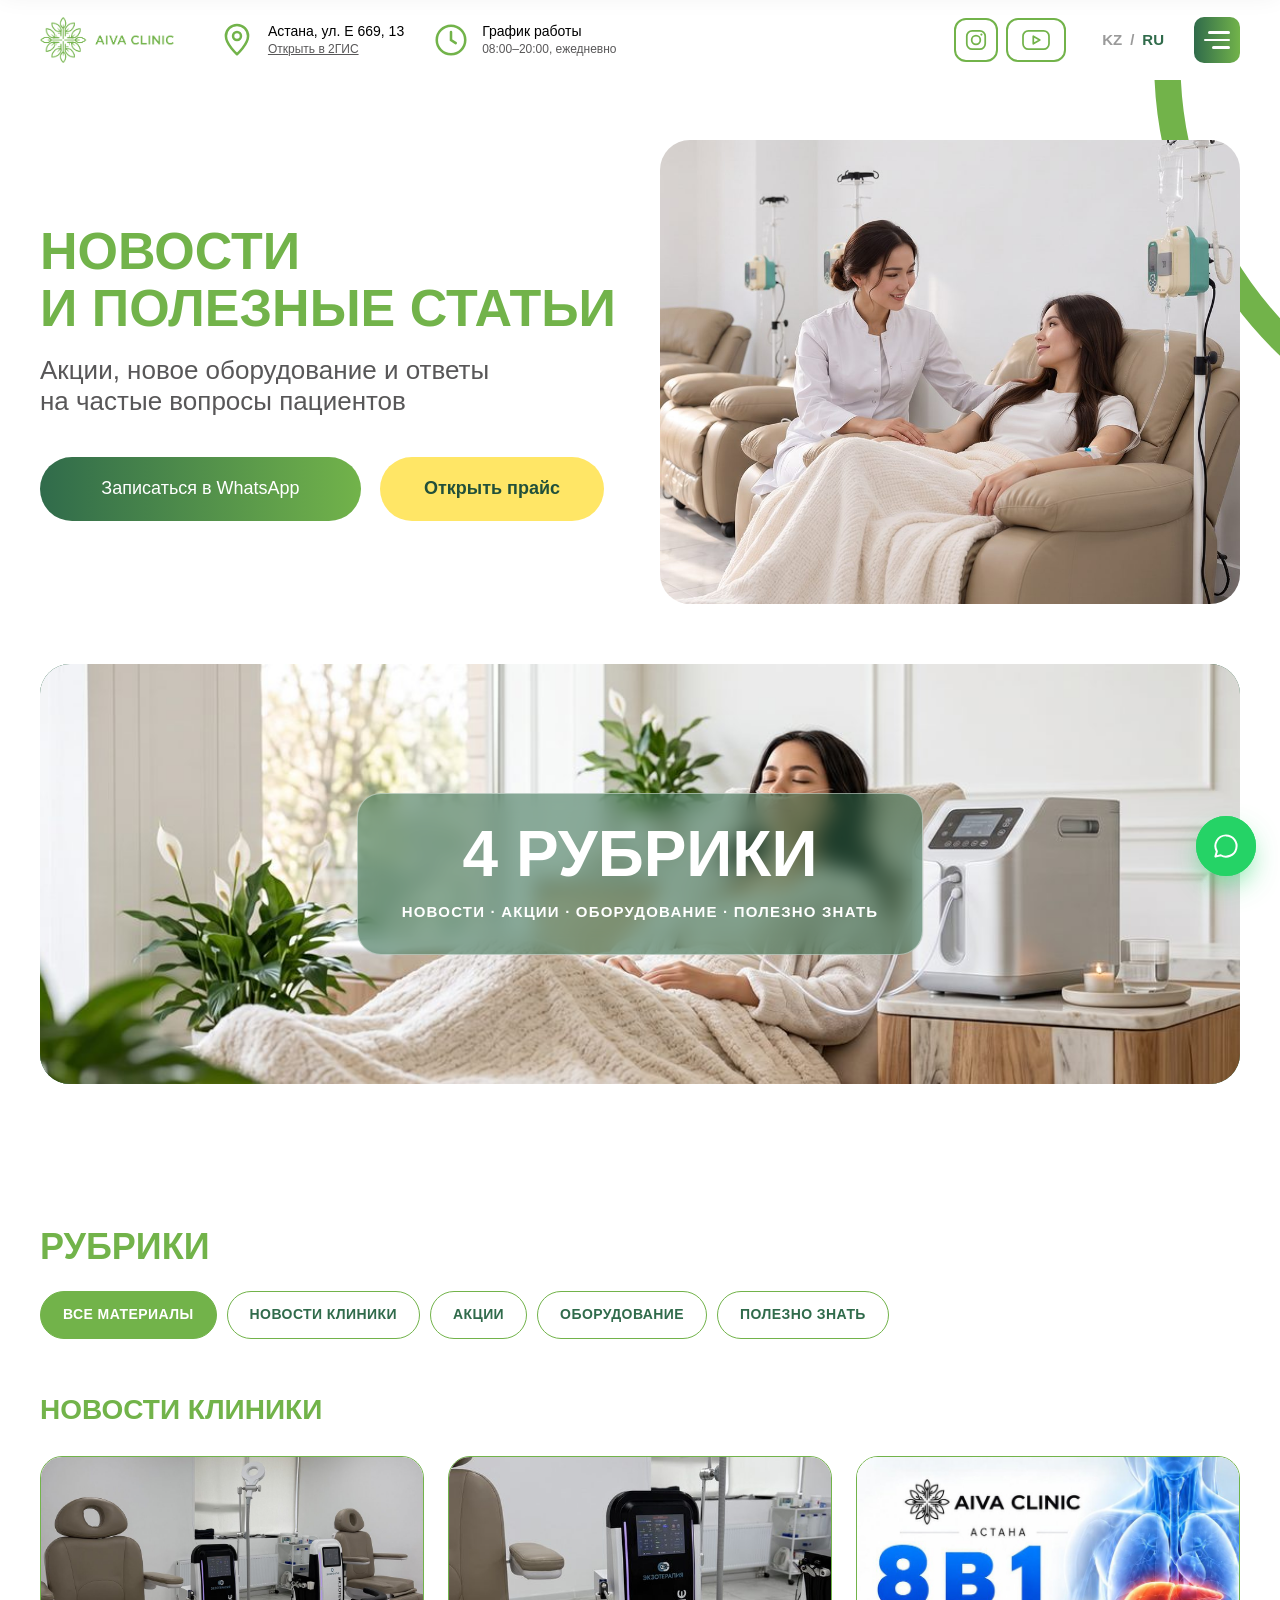
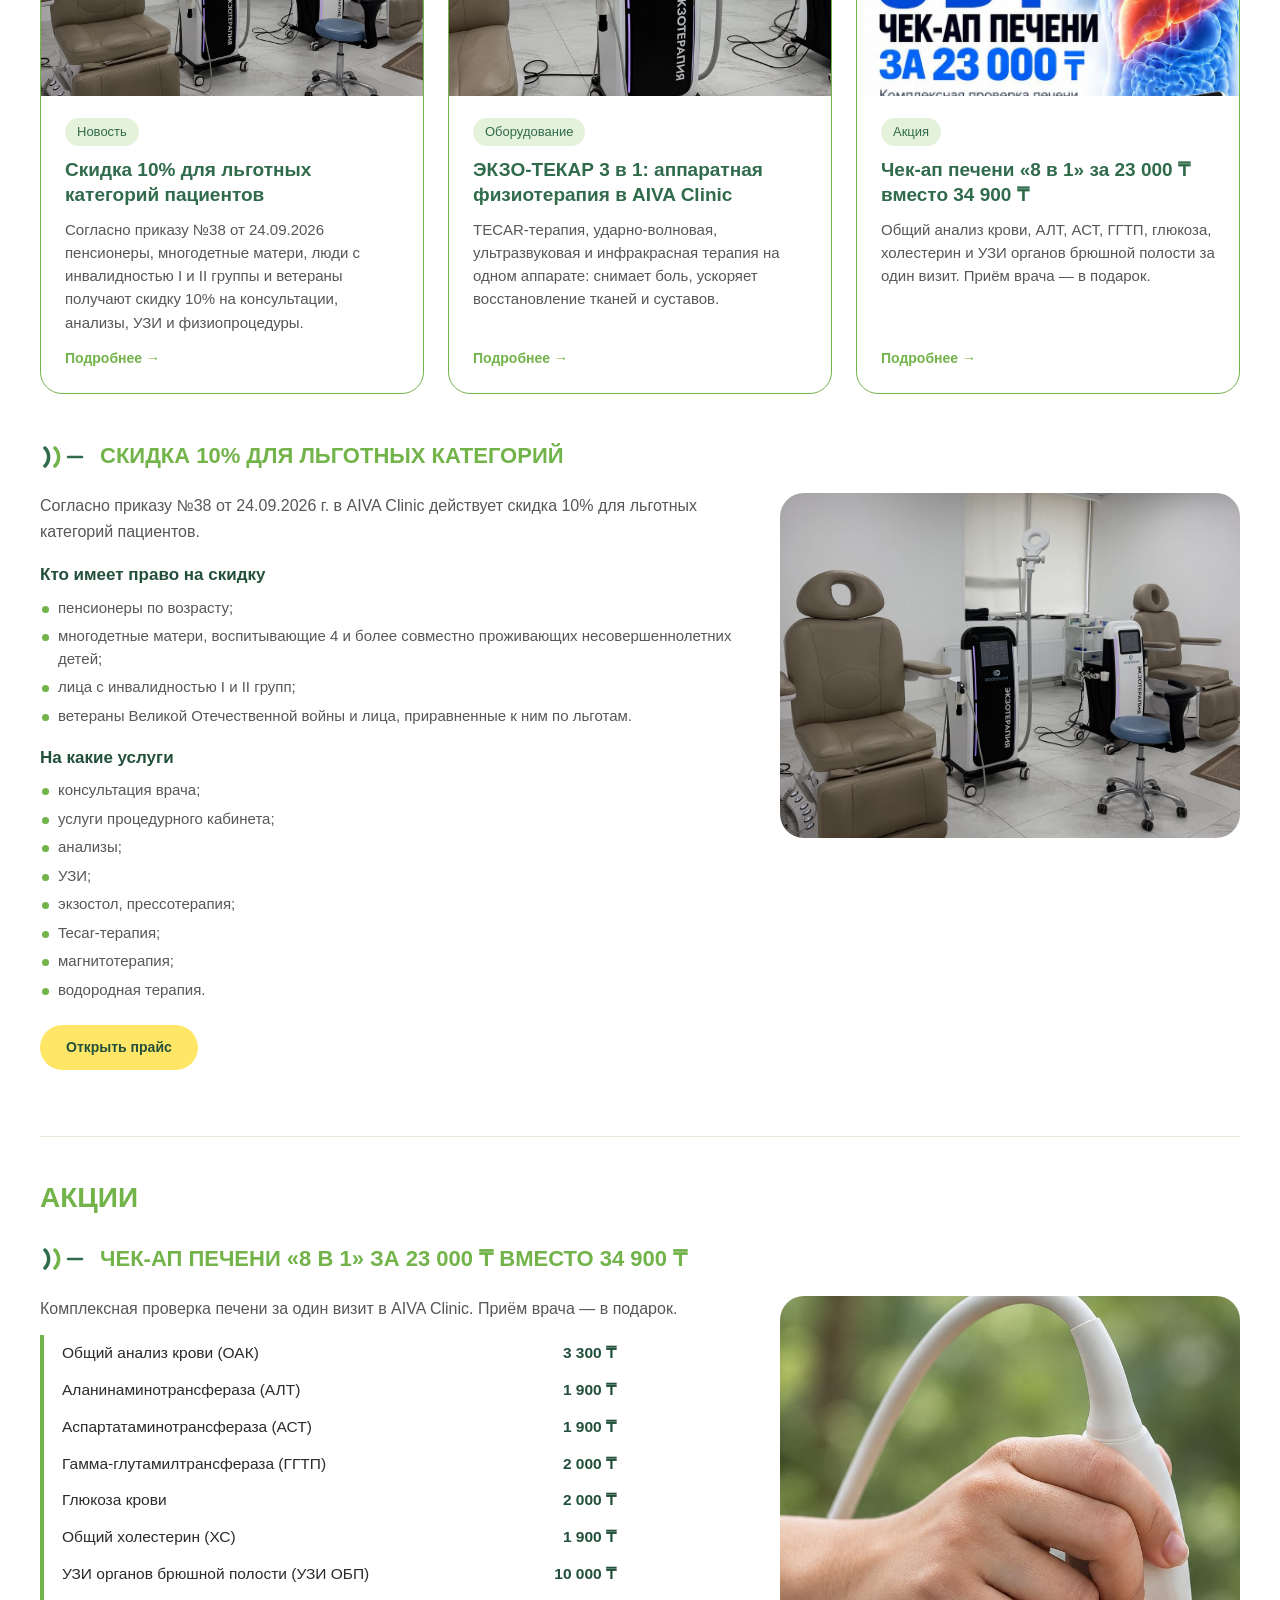
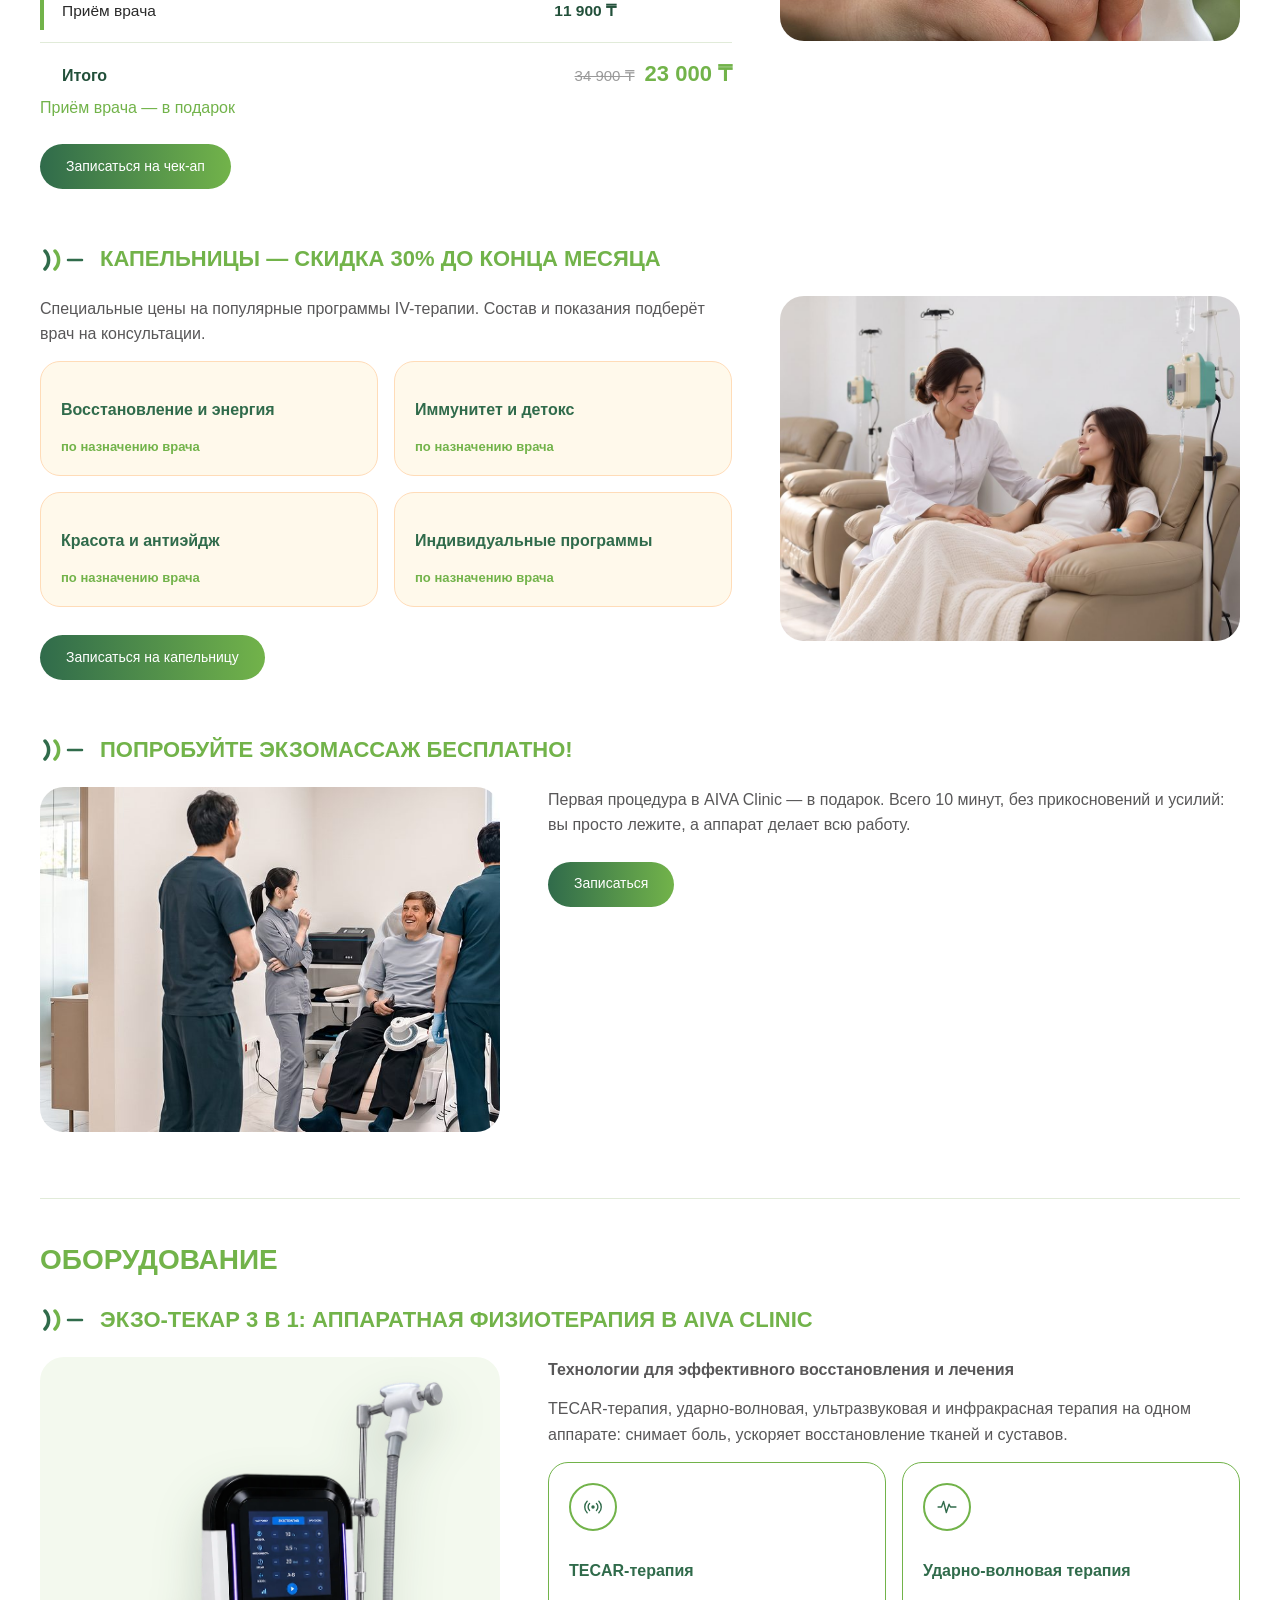
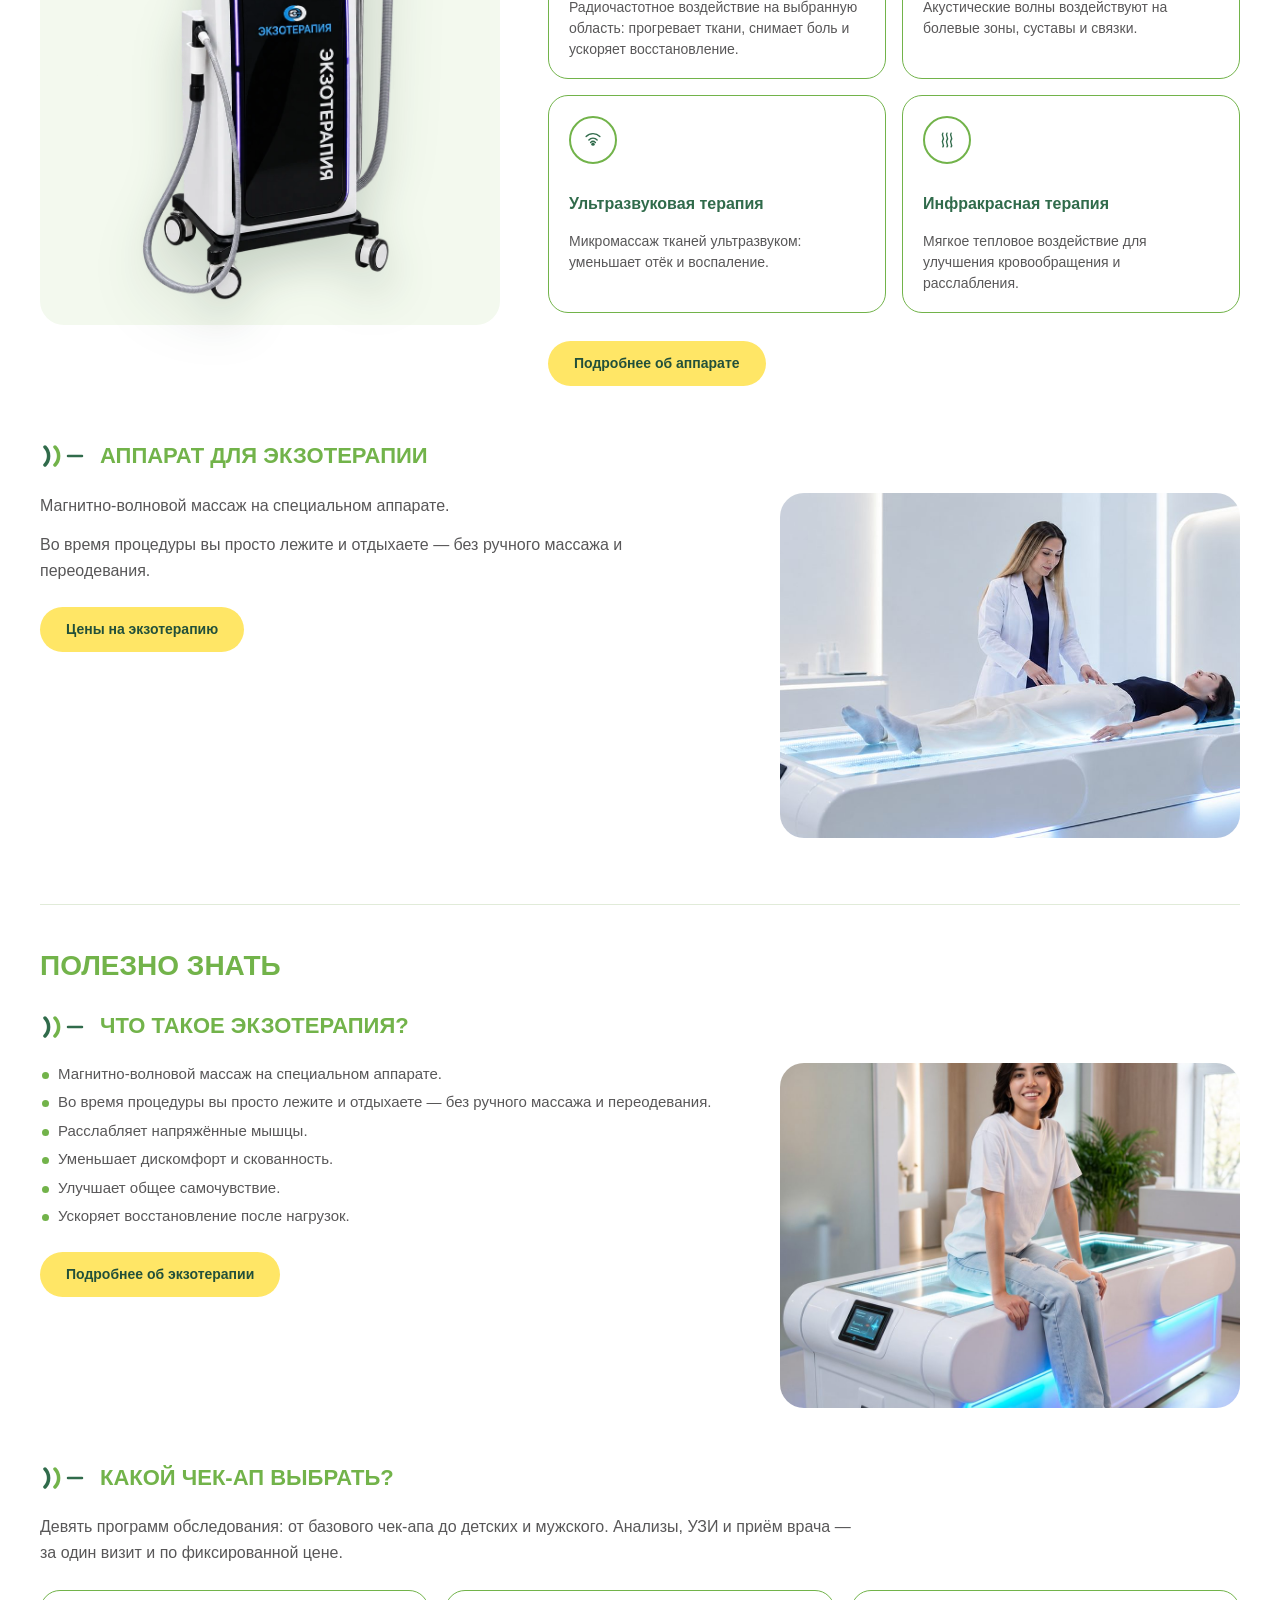
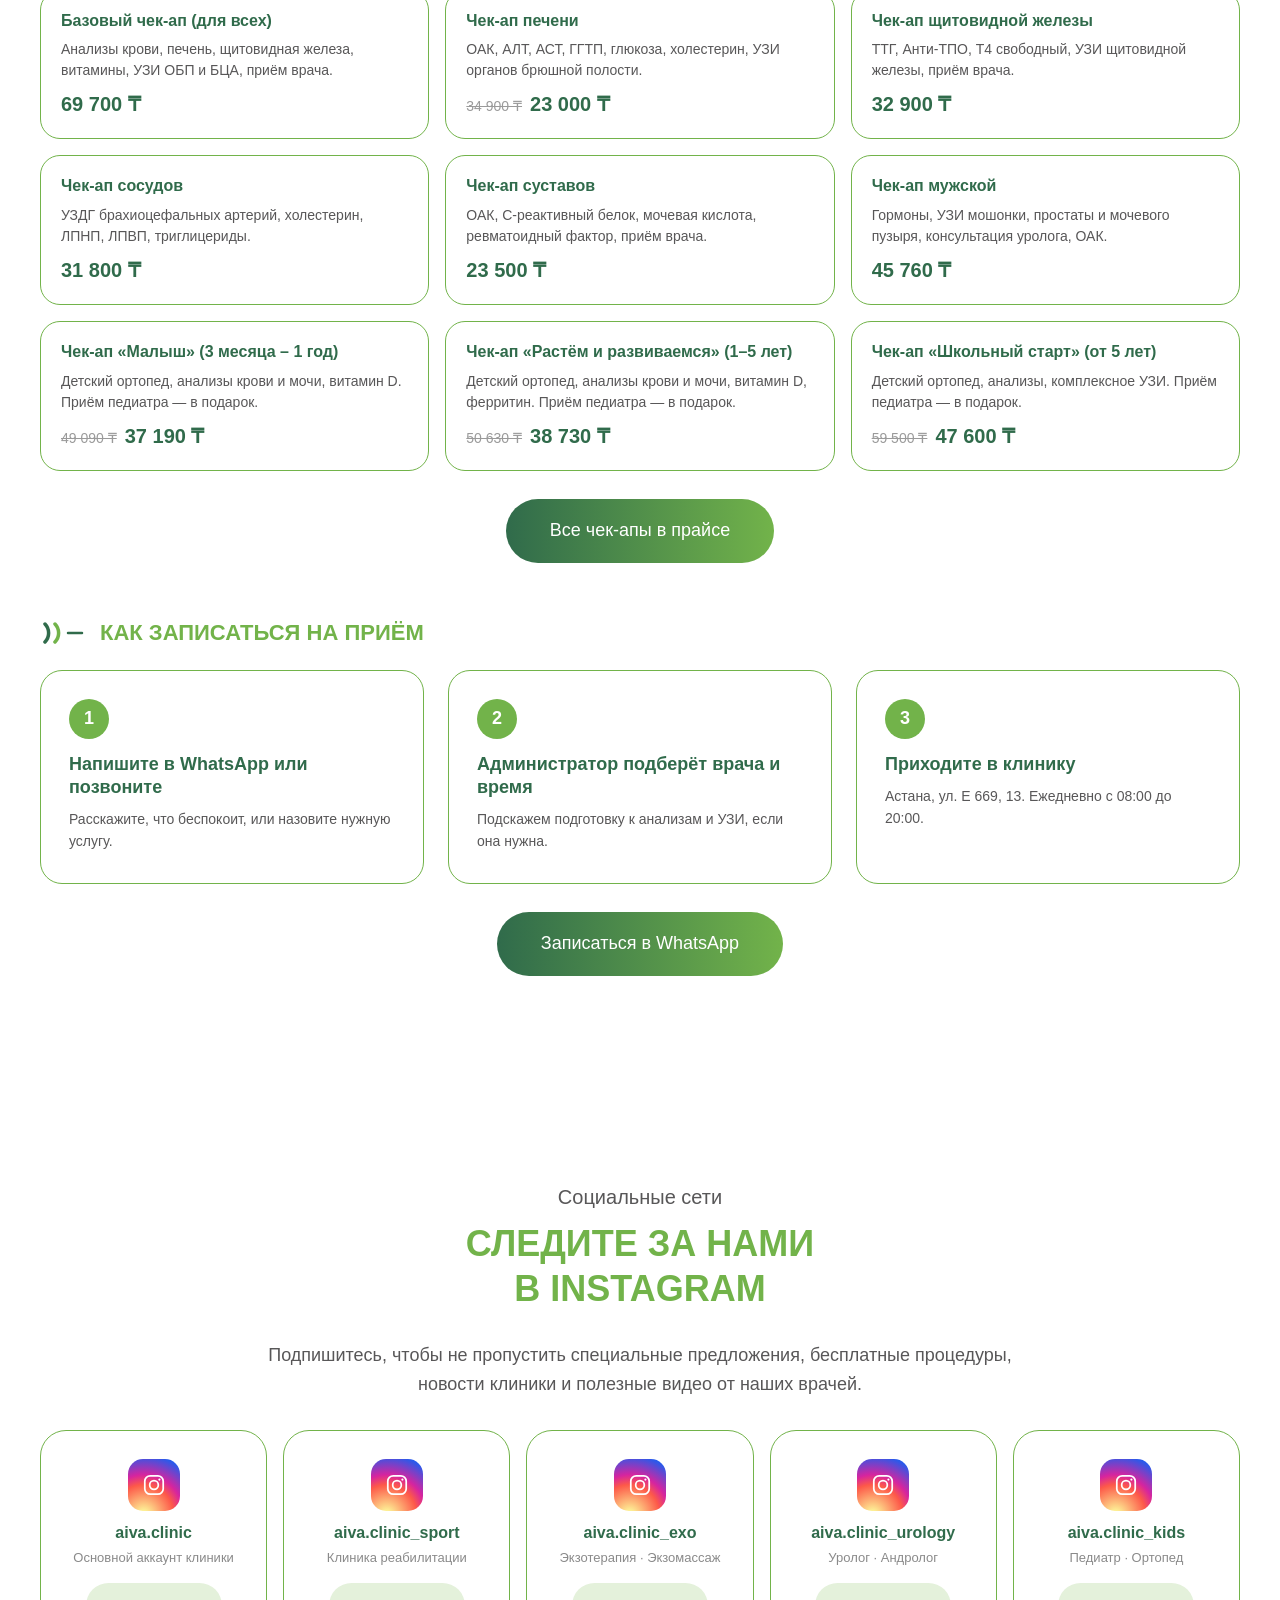
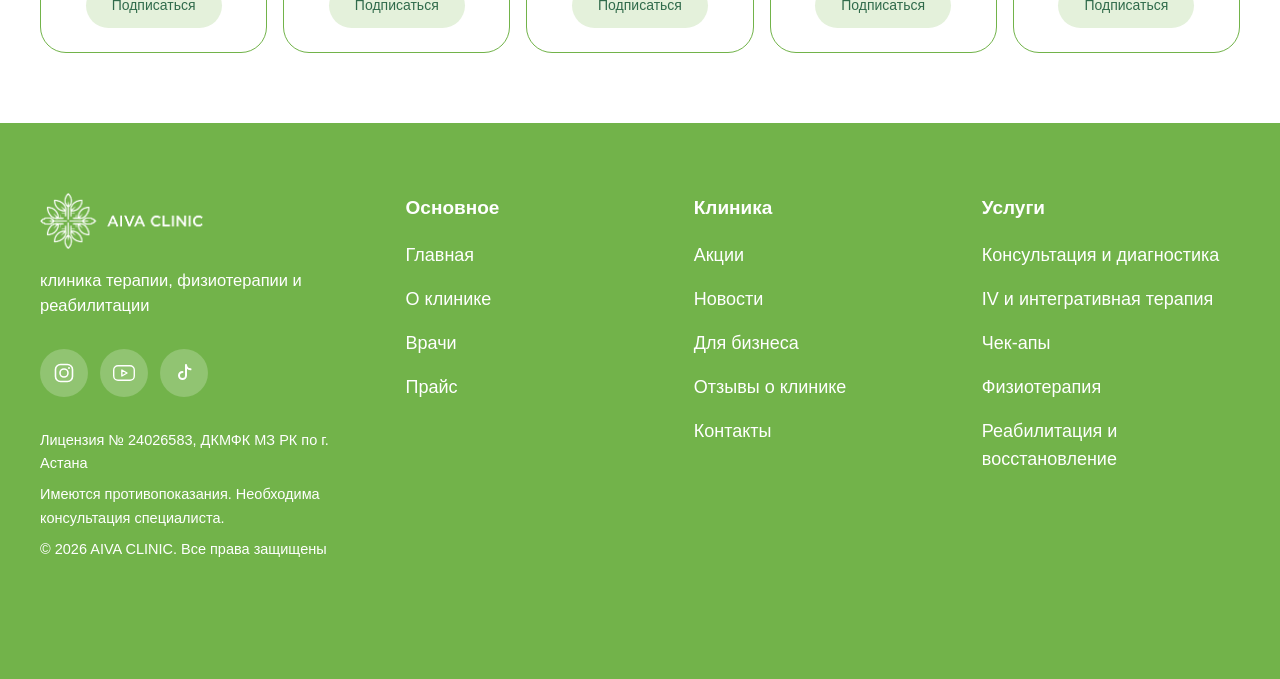
<file: news.html>
<!DOCTYPE html>
<html lang="ru">
<head>
<meta charset="UTF-8">
<meta name="viewport" content="width=device-width, initial-scale=1">
<title>Новости — AIVA CLINIC</title>
<meta name="description" content="Новости и полезные статьи AIVA CLINIC в Астане: акции, скидки, оборудование ЭКЗО-ТЕКАР, экзотерапия, чек-апы и как записаться на приём.">
<link rel="icon" type="image/png" href="img/favicon.png">
<link rel="canonical" href="https://didariganto.github.io/aiva-clinic-2/news.html">
<meta name="robots" content="index, follow">
<meta property="og:type" content="website">
<meta property="og:site_name" content="AIVA CLINIC">
<meta property="og:title" content="Новости — AIVA CLINIC">
<meta property="og:description" content="Новости и полезные статьи AIVA CLINIC в Астане: акции, скидки, оборудование ЭКЗО-ТЕКАР, экзотерапия, чек-апы и как записаться на приём.">
<meta property="og:url" content="https://didariganto.github.io/aiva-clinic-2/news.html">
<meta property="og:image" content="https://didariganto.github.io/aiva-clinic-2/img/hero-1.jpg">
<meta property="og:locale" content="ru_RU">
<script type="application/ld+json">{"@context": "https://schema.org", "@type": "MedicalClinic", "name": "AIVA Clinic", "alternateName": "AIVA CLINIC Астана", "url": "https://didariganto.github.io/aiva-clinic-2/", "logo": "https://didariganto.github.io/aiva-clinic-2/img/logo.png", "image": "https://didariganto.github.io/aiva-clinic-2/img/hero-1.jpg", "description": "Клиника терапии, физиотерапии и реабилитации в Астане: консультации врачей, УЗИ-диагностика, чек-апы, IV-терапия, аппаратная физиотерапия, экзотерапия, ЛФК и лечебный массаж.", "telephone": "+77472274096", "email": "aivaclinic01@gmail.com", "address": {"@type": "PostalAddress", "streetAddress": "ул. Е 669, 13", "addressLocality": "Астана", "addressCountry": "KZ"}, "geo": {"@type": "GeoCoordinates", "latitude": 51.08749, "longitude": 71.481355}, "hasMap": "https://yandex.kz/maps/ru/org/aiva_clinic/132063384129/?ll=71.481355%2C51.087490&z=16.63", "openingHoursSpecification": [{"@type": "OpeningHoursSpecification", "dayOfWeek": ["Monday", "Tuesday", "Wednesday", "Thursday", "Friday", "Saturday", "Sunday"], "opens": "08:00", "closes": "20:00"}], "medicalSpecialty": ["Physiotherapy", "Endocrinology", "Gastroenterology", "Urology", "Musculoskeletal"], "availableService": [{"@type": "MedicalTherapy", "name": "TECAR-терапия"}, {"@type": "MedicalTherapy", "name": "Ударно-волновая терапия"}, {"@type": "MedicalTherapy", "name": "Ультразвуковая терапия"}, {"@type": "MedicalTherapy", "name": "Магнитотерапия"}, {"@type": "MedicalTherapy", "name": "Прессотерапия"}, {"@type": "MedicalTherapy", "name": "Экзотерапия (экзомассаж)"}, {"@type": "MedicalTherapy", "name": "Лечебная физкультура (ЛФК)"}, {"@type": "MedicalTherapy", "name": "Лечебный массаж"}, {"@type": "MedicalTherapy", "name": "IV-терапия (капельницы)"}, {"@type": "MedicalTest", "name": "Ультразвуковая диагностика (УЗИ)"}, {"@type": "MedicalTest", "name": "Чек-ап программы"}], "sameAs": ["https://www.instagram.com/aiva.clinic", "https://www.youtube.com/channel/UC1EBxPu6hds8KHRhQzTv8gw", "https://www.tiktok.com/@aiva.clinic", "https://2gis.kz/astana/search/%D1%84%D1%88%D0%BC%D1%84/firm/70000001090259641?m=71.482275%2C51.082042%2F14.72&immersive=on", "https://yandex.kz/maps/ru/org/aiva_clinic/132063384129/?ll=71.481355%2C51.087490&z=16.63"], "areaServed": {"@type": "City", "name": "Астана"}, "currenciesAccepted": "KZT", "inLanguage": ["ru", "kk"]}</script>
<link rel="stylesheet" href="css/style.css?v=68">
<script>document.documentElement.classList.add('js')</script>
</head>
<body class="page-inner">

<main>

<!-- ============ НОВОСТИ: ПЕРВЫЙ ЭКРАН ============ -->
<section class="hero hero-page">
  <svg class="hero-arcs" viewBox="0 0 1320 760" preserveAspectRatio="xMinYMin slice" aria-hidden="true" fill="none">
    <circle cx="1620" cy="-20" r="420" stroke="#72b34a" stroke-width="28"/>
  </svg>
  <div class="hero-text">
    <h1>Новости <br>и полезные статьи</h1>
    <p class="hero-sub">Акции, новое оборудование и ответы <br>на частые вопросы пациентов</p>
    <div class="hero-btns"><a class="btn btn-grad btn-lg glow" data-href="whatsappHref" href="https://wa.me/77472274096" target="_blank" rel="noopener">Записаться в WhatsApp</a><a class="btn btn-light btn-lg" href="prices.html">Открыть прайс</a></div>
  </div>
  <div class="hero-photos" data-hero-slider>
    <img class="hero-slide is-active" src="img/kb-stretch.jpg" alt="Активная жизнь без боли">
    <img class="hero-slide" loading="lazy" src="img/kb-iv.jpg" alt="IV-терапия в AIVA CLINIC">
    <img class="hero-slide" loading="lazy" src="img/service-2.jpg" alt="Зона ожидания AIVA CLINIC">
  </div>
</section>

<!-- ============ БАННЕР С ЦИФРОЙ ============ -->
<section class="section kb-banner-section">
  <div class="container">
    <div class="kb-banner reveal">
      <img loading="lazy" src="img/kb-wellness.jpg" alt="">
      <div class="kb-banner-text"><b>4 рубрики</b><span>Новости · Акции · Оборудование · Полезно знать</span></div>
    </div>
  </div>
</section>

<!-- ============ РУБРИКИ И МАТЕРИАЛЫ ============ -->
<section class="section kb" id="news">
  <div class="container container-narrow">
    <h2 class="h2 h2-left h2-sm reveal">Рубрики</h2>
    <div class="kb-tabs reveal" data-kb-tabs>
      <button type="button" class="is-active" data-kb="all">Все материалы</button>
      <button type="button" data-kb="news">Новости клиники</button>
      <button type="button" data-kb="promo">Акции</button>
      <button type="button" data-kb="equip">Оборудование</button>
      <button type="button" data-kb="know">Полезно знать</button>
    </div>

    <div class="kb-group" data-kb-group="news" id="kb-news">
      <h2 class="kb-h2 reveal">Новости клиники</h2>
      <div class="news-grid">
      <article class="news-card reveal">
        <a class="news-img" href="prices.html"><img src="img/about-2.jpg" alt="Скидка 10% для льготных категорий пациентов" loading="lazy" style="object-position:center"></a>
        <div class="news-body">
          <span class="news-tag">Новость</span>
          <h3><a href="prices.html">Скидка 10% для льготных категорий пациентов</a></h3>
          <p>Согласно приказу №38 от 24.09.2026 пенсионеры, многодетные матери, люди с инвалидностью I и II группы и ветераны получают скидку 10% на консультации, анализы, УЗИ и физиопроцедуры.</p>
          <a class="news-more" href="prices.html">Подробнее →</a>
        </div>
      </article>
      <article class="news-card reveal">
        <a class="news-img" href="about.html"><img src="img/device.jpg" alt="ЭКЗО-ТЕКАР 3 в 1: аппаратная физиотерапия в AIVA Clinic" loading="lazy" style="object-position:center"></a>
        <div class="news-body">
          <span class="news-tag">Оборудование</span>
          <h3><a href="about.html">ЭКЗО-ТЕКАР 3 в 1: аппаратная физиотерапия в AIVA Clinic</a></h3>
          <p>TECAR-терапия, ударно-волновая, ультразвуковая и инфракрасная терапия на одном аппарате: снимает боль, ускоряет восстановление тканей и суставов.</p>
          <a class="news-more" href="about.html">Подробнее →</a>
        </div>
      </article>
      <article class="news-card reveal">
        <a class="news-img" href="offers.html#offer-liver"><img src="img/promo-liver.jpg" alt="Чек-ап печени «8 в 1» за 23 000 ₸ вместо 34 900 ₸" loading="lazy" style="object-position:top"></a>
        <div class="news-body">
          <span class="news-tag">Акция</span>
          <h3><a href="offers.html#offer-liver">Чек-ап печени «8 в 1» за 23 000 ₸ вместо 34 900 ₸</a></h3>
          <p>Общий анализ крови, АЛТ, АСТ, ГГТП, глюкоза, холестерин и УЗИ органов брюшной полости за один визит. Приём врача — в подарок.</p>
          <a class="news-more" href="offers.html#offer-liver">Подробнее →</a>
        </div>
      </article>
      </div>
      <article class="kb-article reveal" id="discount">
        <h3 class="kb-h3"><svg class="kb-mark" viewBox="0 0 46 22" fill="none" stroke-width="3.5" stroke-linecap="round" aria-hidden="true"><path d="M5 20a13 13 0 0 0 0-18" stroke="#306b4b"/><path d="M15 20a13 13 0 0 0 0-18" stroke="#72b34a"/><path d="M28 11h14" stroke="#306b4b" stroke-width="2.5"/></svg><span>Скидка 10% для льготных категорий</span></h3>
        <div class="kb-two">
          <div class="kb-text">
            <p>Согласно приказу №38 от 24.09.2026 г. в AIVA Clinic действует скидка 10% для льготных категорий пациентов.</p>
            <h4>Кто имеет право на скидку</h4><ul><li>пенсионеры по возрасту;</li><li>многодетные матери, воспитывающие 4 и более совместно проживающих несовершеннолетних детей;</li><li>лица с инвалидностью I и II групп;</li><li>ветераны Великой Отечественной войны и лица, приравненные к ним по льготам.</li></ul>
            <h4>На какие услуги</h4><ul><li>консультация врача;</li><li>услуги процедурного кабинета;</li><li>анализы;</li><li>УЗИ;</li><li>экзостол, прессотерапия;</li><li>Tecar-терапия;</li><li>магнитотерапия;</li><li>водородная терапия.</li></ul>
            <a class="btn btn-light btn-sm" href="prices.html">Открыть прайс</a>
          </div>
          <div class="zoom kb-img "><img loading="lazy" src="img/about-2.jpg" alt="Кабинет физиотерапии AIVA CLINIC"></div>
        </div>
      </article>
    </div>

    <div class="kb-group" data-kb-group="promo" id="kb-promo">
      <h2 class="kb-h2 reveal">Акции</h2>
      <article class="kb-article reveal" id="kb-liver">
        <h3 class="kb-h3"><svg class="kb-mark" viewBox="0 0 46 22" fill="none" stroke-width="3.5" stroke-linecap="round" aria-hidden="true"><path d="M5 20a13 13 0 0 0 0-18" stroke="#306b4b"/><path d="M15 20a13 13 0 0 0 0-18" stroke="#72b34a"/><path d="M28 11h14" stroke="#306b4b" stroke-width="2.5"/></svg><span>Чек-ап печени «8 в 1» за 23 000 ₸ вместо 34 900 ₸</span></h3>
        <div class="kb-two">
          <div class="kb-text">
            <p>Комплексная проверка печени за один визит в AIVA Clinic. Приём врача — в подарок.</p>
            <div class="pr-list">
<div class="pr-row"><div class="pr-name">Общий анализ крови (ОАК)</div><div class="pr-price"><b>3 300 ₸</b></div></div>
<div class="pr-row"><div class="pr-name">Аланинаминотрансфераза (АЛТ)</div><div class="pr-price"><b>1 900 ₸</b></div></div>
<div class="pr-row"><div class="pr-name">Аспартатаминотрансфераза (АСТ)</div><div class="pr-price"><b>1 900 ₸</b></div></div>
<div class="pr-row"><div class="pr-name">Гамма-глутамилтрансфераза (ГГТП)</div><div class="pr-price"><b>2 000 ₸</b></div></div>
<div class="pr-row"><div class="pr-name">Глюкоза крови</div><div class="pr-price"><b>2 000 ₸</b></div></div>
<div class="pr-row"><div class="pr-name">Общий холестерин (ХС)</div><div class="pr-price"><b>1 900 ₸</b></div></div>
<div class="pr-row"><div class="pr-name">УЗИ органов брюшной полости (УЗИ ОБП)</div><div class="pr-price"><b>10 000 ₸</b></div></div>
<div class="pr-row"><div class="pr-name">Приём врача</div><div class="pr-price"><b>11 900 ₸</b></div></div>
            </div>
            <div class="pr-total"><span>Итого</span><span><s>34 900 ₸</s><b>23 000 ₸</b></span></div>
            <p class="pr-gift">Приём врача — в подарок</p>
            <a class="btn btn-grad btn-sm glow" data-href="whatsappHref" href="https://wa.me/77472274096" target="_blank" rel="noopener">Записаться на чек-ап</a>
          </div>
          <div class="zoom kb-img "><img loading="lazy" src="img/offer-1.jpg" alt="УЗИ органов брюшной полости"></div>
        </div>
      </article>
      <article class="kb-article reveal" id="kb-drip">
        <h3 class="kb-h3"><svg class="kb-mark" viewBox="0 0 46 22" fill="none" stroke-width="3.5" stroke-linecap="round" aria-hidden="true"><path d="M5 20a13 13 0 0 0 0-18" stroke="#306b4b"/><path d="M15 20a13 13 0 0 0 0-18" stroke="#72b34a"/><path d="M28 11h14" stroke="#306b4b" stroke-width="2.5"/></svg><span>Капельницы — скидка 30% до конца месяца</span></h3>
        <div class="kb-two">
          <div class="kb-text">
            <p>Специальные цены на популярные программы IV-терапии. Состав и показания подберёт врач на консультации.</p>
            <div class="kb-cards kb-cards-2"><div class="kb-card kb-promo reveal"><h4>Восстановление и энергия</h4><small>по назначению врача</small></div><div class="kb-card kb-promo reveal"><h4>Иммунитет и детокс</h4><small>по назначению врача</small></div><div class="kb-card kb-promo reveal"><h4>Красота и антиэйдж</h4><small>по назначению врача</small></div><div class="kb-card kb-promo reveal"><h4>Индивидуальные программы</h4><small>по назначению врача</small></div></div>
            <a class="btn btn-grad btn-sm glow" data-href="whatsappHref" href="https://wa.me/77472274096" target="_blank" rel="noopener">Записаться на капельницу</a>
          </div>
          <div class="zoom kb-img "><img loading="lazy" src="img/kb-iv.jpg" alt="IV-терапия: капельница в AIVA CLINIC"></div>
        </div>
      </article>
      <article class="kb-article reveal" id="kb-exo-free">
        <h3 class="kb-h3"><svg class="kb-mark" viewBox="0 0 46 22" fill="none" stroke-width="3.5" stroke-linecap="round" aria-hidden="true"><path d="M5 20a13 13 0 0 0 0-18" stroke="#306b4b"/><path d="M15 20a13 13 0 0 0 0-18" stroke="#72b34a"/><path d="M28 11h14" stroke="#306b4b" stroke-width="2.5"/></svg><span>Попробуйте экзомассаж бесплатно!</span></h3>
        <div class="kb-two kb-two-rev">
          <div class="zoom kb-img kb-img-wide"><img loading="lazy" src="img/kb-exo-room.jpg" alt="Кабинет экзотерапии AIVA CLINIC"></div>
          <div class="kb-text">
            <p>Первая процедура в AIVA Clinic — в подарок. Всего 10 минут, без прикосновений и усилий: вы просто лежите, а аппарат делает всю работу.</p>
            <a class="btn btn-grad btn-sm glow" data-href="whatsappHref" href="https://wa.me/77472274096" target="_blank" rel="noopener">Записаться</a>
          </div>
        </div>
      </article>
    </div>

    <div class="kb-group" data-kb-group="equip" id="kb-equip">
      <h2 class="kb-h2 reveal">Оборудование</h2>
      <article class="kb-article reveal" id="kb-tecar">
        <h3 class="kb-h3"><svg class="kb-mark" viewBox="0 0 46 22" fill="none" stroke-width="3.5" stroke-linecap="round" aria-hidden="true"><path d="M5 20a13 13 0 0 0 0-18" stroke="#306b4b"/><path d="M15 20a13 13 0 0 0 0-18" stroke="#72b34a"/><path d="M28 11h14" stroke="#306b4b" stroke-width="2.5"/></svg><span>ЭКЗО-ТЕКАР 3 в 1: аппаратная физиотерапия в AIVA Clinic</span></h3>
        <div class="kb-two kb-two-rev">
          <div class="kb-device"><img loading="lazy" src="img/device.webp" alt="Аппарат ЭКЗО-ТЕКАР 3 в 1" width="440" height="520"></div>
          <div class="kb-text">
            <p><strong>Технологии для эффективного восстановления и лечения</strong></p>
            <p>TECAR-терапия, ударно-волновая, ультразвуковая и инфракрасная терапия на одном аппарате: снимает боль, ускоряет восстановление тканей и суставов.</p>
            <div class="kb-cards kb-cards-2"><div class="kb-card reveal"><i class="exo3-ico"><svg viewBox="0 0 32 32" fill="none" stroke="currentColor" stroke-width="2" stroke-linecap="round"><circle cx="16" cy="16" r="2.5" fill="currentColor" stroke="none"/><path d="M11 11a7 7 0 0 0 0 10M21 11a7 7 0 0 1 0 10M7.5 7.5a12 12 0 0 0 0 17M24.5 7.5a12 12 0 0 1 0 17"/></svg></i><h4>TECAR-терапия</h4><p>Радиочастотное воздействие на выбранную область: прогревает ткани, снимает боль и ускоряет восстановление.</p></div><div class="kb-card reveal"><i class="exo3-ico"><svg viewBox="0 0 32 32" fill="none" stroke="currentColor" stroke-width="2" stroke-linecap="round" stroke-linejoin="round"><path d="M3 16h5l3-8 4 16 4-12 2 4h8"/></svg></i><h4>Ударно-волновая терапия</h4><p>Акустические волны воздействуют на болевые зоны, суставы и связки.</p></div><div class="kb-card reveal"><i class="exo3-ico"><svg viewBox="0 0 32 32" fill="none" stroke="currentColor" stroke-width="2" stroke-linecap="round"><circle cx="16" cy="22" r="2.5" fill="currentColor" stroke="none"/><path d="M10 16a8 8 0 0 1 12 0M6 11a14 14 0 0 1 20 0M12.5 19.5a5 5 0 0 1 7 0"/></svg></i><h4>Ультразвуковая терапия</h4><p>Микромассаж тканей ультразвуком: уменьшает отёк и воспаление.</p></div><div class="kb-card reveal"><i class="exo3-ico"><svg viewBox="0 0 32 32" fill="none" stroke="currentColor" stroke-width="2" stroke-linecap="round"><path d="M10 6c-3 4 3 6 0 10s3 6 0 10M16 6c-3 4 3 6 0 10s3 6 0 10M22 6c-3 4 3 6 0 10s3 6 0 10"/></svg></i><h4>Инфракрасная терапия</h4><p>Мягкое тепловое воздействие для улучшения кровообращения и расслабления.</p></div></div>
            <a class="btn btn-light btn-sm" href="about.html#tecar">Подробнее об аппарате</a>
          </div>
        </div>
      </article>
      <article class="kb-article reveal" id="kb-exostol">
        <h3 class="kb-h3"><svg class="kb-mark" viewBox="0 0 46 22" fill="none" stroke-width="3.5" stroke-linecap="round" aria-hidden="true"><path d="M5 20a13 13 0 0 0 0-18" stroke="#306b4b"/><path d="M15 20a13 13 0 0 0 0-18" stroke="#72b34a"/><path d="M28 11h14" stroke="#306b4b" stroke-width="2.5"/></svg><span>Аппарат для экзотерапии</span></h3>
        <div class="kb-two">
          <div class="kb-text">
            <p>Магнитно-волновой массаж на специальном аппарате.</p>
            <p>Во время процедуры вы просто лежите и отдыхаете — без ручного массажа и переодевания.</p>
            <a class="btn btn-light btn-sm" href="prices.html#svc-exo">Цены на экзотерапию</a>
          </div>
          <div class="zoom kb-img kb-img-wide"><img loading="lazy" src="img/kb-exo-bed.jpg" alt="Процедура экзотерапии"></div>
        </div>
      </article>
    </div>

    <div class="kb-group" data-kb-group="know" id="kb-know">
      <h2 class="kb-h2 reveal">Полезно знать</h2>
      <article class="kb-article reveal" id="kb-exo-what">
        <h3 class="kb-h3"><svg class="kb-mark" viewBox="0 0 46 22" fill="none" stroke-width="3.5" stroke-linecap="round" aria-hidden="true"><path d="M5 20a13 13 0 0 0 0-18" stroke="#306b4b"/><path d="M15 20a13 13 0 0 0 0-18" stroke="#72b34a"/><path d="M28 11h14" stroke="#306b4b" stroke-width="2.5"/></svg><span>Что такое ЭкзоТерапия?</span></h3>
        <div class="kb-two">
          <div class="kb-text"><ul>
      <li>Магнитно-волновой массаж на специальном аппарате.</li>
      <li>Во время процедуры вы просто лежите и отдыхаете — без ручного массажа и переодевания.</li>
      <li>Расслабляет напряжённые мышцы.</li>
      <li>Уменьшает дискомфорт и скованность.</li>
      <li>Улучшает общее самочувствие.</li>
      <li>Ускоряет восстановление после нагрузок.</li>
    </ul><a class="btn btn-light btn-sm" href="about.html#exo">Подробнее об экзотерапии</a></div>
          <div class="zoom kb-img "><img loading="lazy" src="img/kb-exo-sit.jpg" alt="Пациентка после процедуры экзотерапии"></div>
        </div>
      </article>
      <article class="kb-article reveal" id="kb-checkups">
        <h3 class="kb-h3"><svg class="kb-mark" viewBox="0 0 46 22" fill="none" stroke-width="3.5" stroke-linecap="round" aria-hidden="true"><path d="M5 20a13 13 0 0 0 0-18" stroke="#306b4b"/><path d="M15 20a13 13 0 0 0 0-18" stroke="#72b34a"/><path d="M28 11h14" stroke="#306b4b" stroke-width="2.5"/></svg><span>Какой чек-ап выбрать?</span></h3>
        <p class="kb-lead">Девять программ обследования: от базового чек-апа до детских и мужского. Анализы, УЗИ и приём врача — за один визит и по фиксированной цене.</p>
        <div class="kb-cards kb-cards-3"><a class="kb-card reveal" href="prices.html#checkups"><h4>Базовый чек-ап (для всех)</h4><p>Анализы крови, печень, щитовидная железа, витамины, УЗИ ОБП и БЦА, приём врача.</p><b>69 700 ₸</b></a><a class="kb-card reveal" href="prices.html#checkups"><h4>Чек-ап печени</h4><p>ОАК, АЛТ, АСТ, ГГТП, глюкоза, холестерин, УЗИ органов брюшной полости.</p><b><s>34 900 ₸</s>23 000 ₸</b></a><a class="kb-card reveal" href="prices.html#checkups"><h4>Чек-ап щитовидной железы</h4><p>ТТГ, Анти-ТПО, Т4 свободный, УЗИ щитовидной железы, приём врача.</p><b>32 900 ₸</b></a><a class="kb-card reveal" href="prices.html#checkups"><h4>Чек-ап сосудов</h4><p>УЗДГ брахиоцефальных артерий, холестерин, ЛПНП, ЛПВП, триглицериды.</p><b>31 800 ₸</b></a><a class="kb-card reveal" href="prices.html#checkups"><h4>Чек-ап суставов</h4><p>ОАК, С-реактивный белок, мочевая кислота, ревматоидный фактор, приём врача.</p><b>23 500 ₸</b></a><a class="kb-card reveal" href="prices.html#checkups"><h4>Чек-ап мужской</h4><p>Гормоны, УЗИ мошонки, простаты и мочевого пузыря, консультация уролога, ОАК.</p><b>45 760 ₸</b></a><a class="kb-card reveal" href="prices.html#checkups"><h4>Чек-ап «Малыш» (3 месяца – 1 год)</h4><p>Детский ортопед, анализы крови и мочи, витамин D. Приём педиатра — в подарок.</p><b><s>49 090 ₸</s>37 190 ₸</b></a><a class="kb-card reveal" href="prices.html#checkups"><h4>Чек-ап «Растём и развиваемся» (1–5 лет)</h4><p>Детский ортопед, анализы крови и мочи, витамин D, ферритин. Приём педиатра — в подарок.</p><b><s>50 630 ₸</s>38 730 ₸</b></a><a class="kb-card reveal" href="prices.html#checkups"><h4>Чек-ап «Школьный старт» (от 5 лет)</h4><p>Детский ортопед, анализы, комплексное УЗИ. Приём педиатра — в подарок.</p><b><s>59 500 ₸</s>47 600 ₸</b></a></div>
        <div class="center" style="margin-top:28px"><a class="btn btn-grad btn-lg glow" href="prices.html#checkups">Все чек-апы в прайсе</a></div>
      </article>
      <article class="kb-article reveal" id="kb-how">
        <h3 class="kb-h3"><svg class="kb-mark" viewBox="0 0 46 22" fill="none" stroke-width="3.5" stroke-linecap="round" aria-hidden="true"><path d="M5 20a13 13 0 0 0 0-18" stroke="#306b4b"/><path d="M15 20a13 13 0 0 0 0-18" stroke="#72b34a"/><path d="M28 11h14" stroke="#306b4b" stroke-width="2.5"/></svg><span>Как записаться на приём</span></h3>
        <div class="trio">
          <div class="trio-item"><span class="trio-num">1</span><h3>Напишите в WhatsApp или позвоните</h3><p>Расскажите, что беспокоит, или назовите нужную услугу.</p></div>
          <div class="trio-item"><span class="trio-num">2</span><h3>Администратор подберёт врача и время</h3><p>Подскажем подготовку к анализам и УЗИ, если она нужна.</p></div>
          <div class="trio-item"><span class="trio-num">3</span><h3>Приходите в клинику</h3><p>Астана, ул. Е 669, 13. Ежедневно с 08:00 до 20:00.</p></div>
        </div>
        <div class="center" style="margin-top:28px"><a class="btn btn-grad btn-lg glow" data-href="whatsappHref" href="https://wa.me/77472274096" target="_blank" rel="noopener">Записаться в WhatsApp</a></div>
      </article>
    </div>
  </div>
</section>

<!-- ============ СОЦИАЛЬНЫЕ СЕТИ (по ТЗ, на каждой странице): пять Instagram-аккаунтов клиники ============ -->
<section class="section social-tz ">
  <div class="container container-narrow">
    <p class="eyebrow reveal">Социальные сети</p>
    <h2 class="h2 h2-sm reveal">Следите за нами <br>в Instagram</h2>
    <p class="teaser-text reveal">Подпишитесь, чтобы не пропустить специальные предложения, бесплатные процедуры, новости клиники и полезные видео от наших врачей.</p>
    <div class="soc-tiles">
      <a class="soc-tile soc-ig reveal" data-href="instagramHref" href="https://www.instagram.com/aiva.clinic" target="_blank" rel="noopener"><span class="soc-ico"><svg><use href="#i-insta"/></svg></span><strong>aiva.clinic</strong><small>Основной аккаунт клиники</small><span class="btn btn-sm">Подписаться</span></a>
      <a class="soc-tile soc-ig reveal" href="https://www.instagram.com/aiva.clinic_sport" target="_blank" rel="noopener"><span class="soc-ico"><svg><use href="#i-insta"/></svg></span><strong>aiva.clinic_sport</strong><small>Клиника реабилитации</small><span class="btn btn-sm">Подписаться</span></a>
      <a class="soc-tile soc-ig reveal" href="https://www.instagram.com/aiva.clinic_exo" target="_blank" rel="noopener"><span class="soc-ico"><svg><use href="#i-insta"/></svg></span><strong>aiva.clinic_exo</strong><small>Экзотерапия · Экзомассаж</small><span class="btn btn-sm">Подписаться</span></a>
      <a class="soc-tile soc-ig reveal" href="https://www.instagram.com/aiva.clinic_urology" target="_blank" rel="noopener"><span class="soc-ico"><svg><use href="#i-insta"/></svg></span><strong>aiva.clinic_urology</strong><small>Уролог · Андролог</small><span class="btn btn-sm">Подписаться</span></a>
      <a class="soc-tile soc-ig reveal" href="https://www.instagram.com/aiva.clinic_kids" target="_blank" rel="noopener"><span class="soc-ico"><svg><use href="#i-insta"/></svg></span><strong>aiva.clinic_kids</strong><small>Педиатр · Ортопед</small><span class="btn btn-sm">Подписаться</span></a>
    </div>
  </div>
</section>

</main>

<script src="js/config.js?v=68"></script>
<script src="js/layout.js?v=68"></script>
<script src="js/main.js?v=68"></script>
<script src="js/i18n-kz.js?v=68"></script>
<script src="js/i18n.js?v=68"></script>
</body>
</html>
</file>
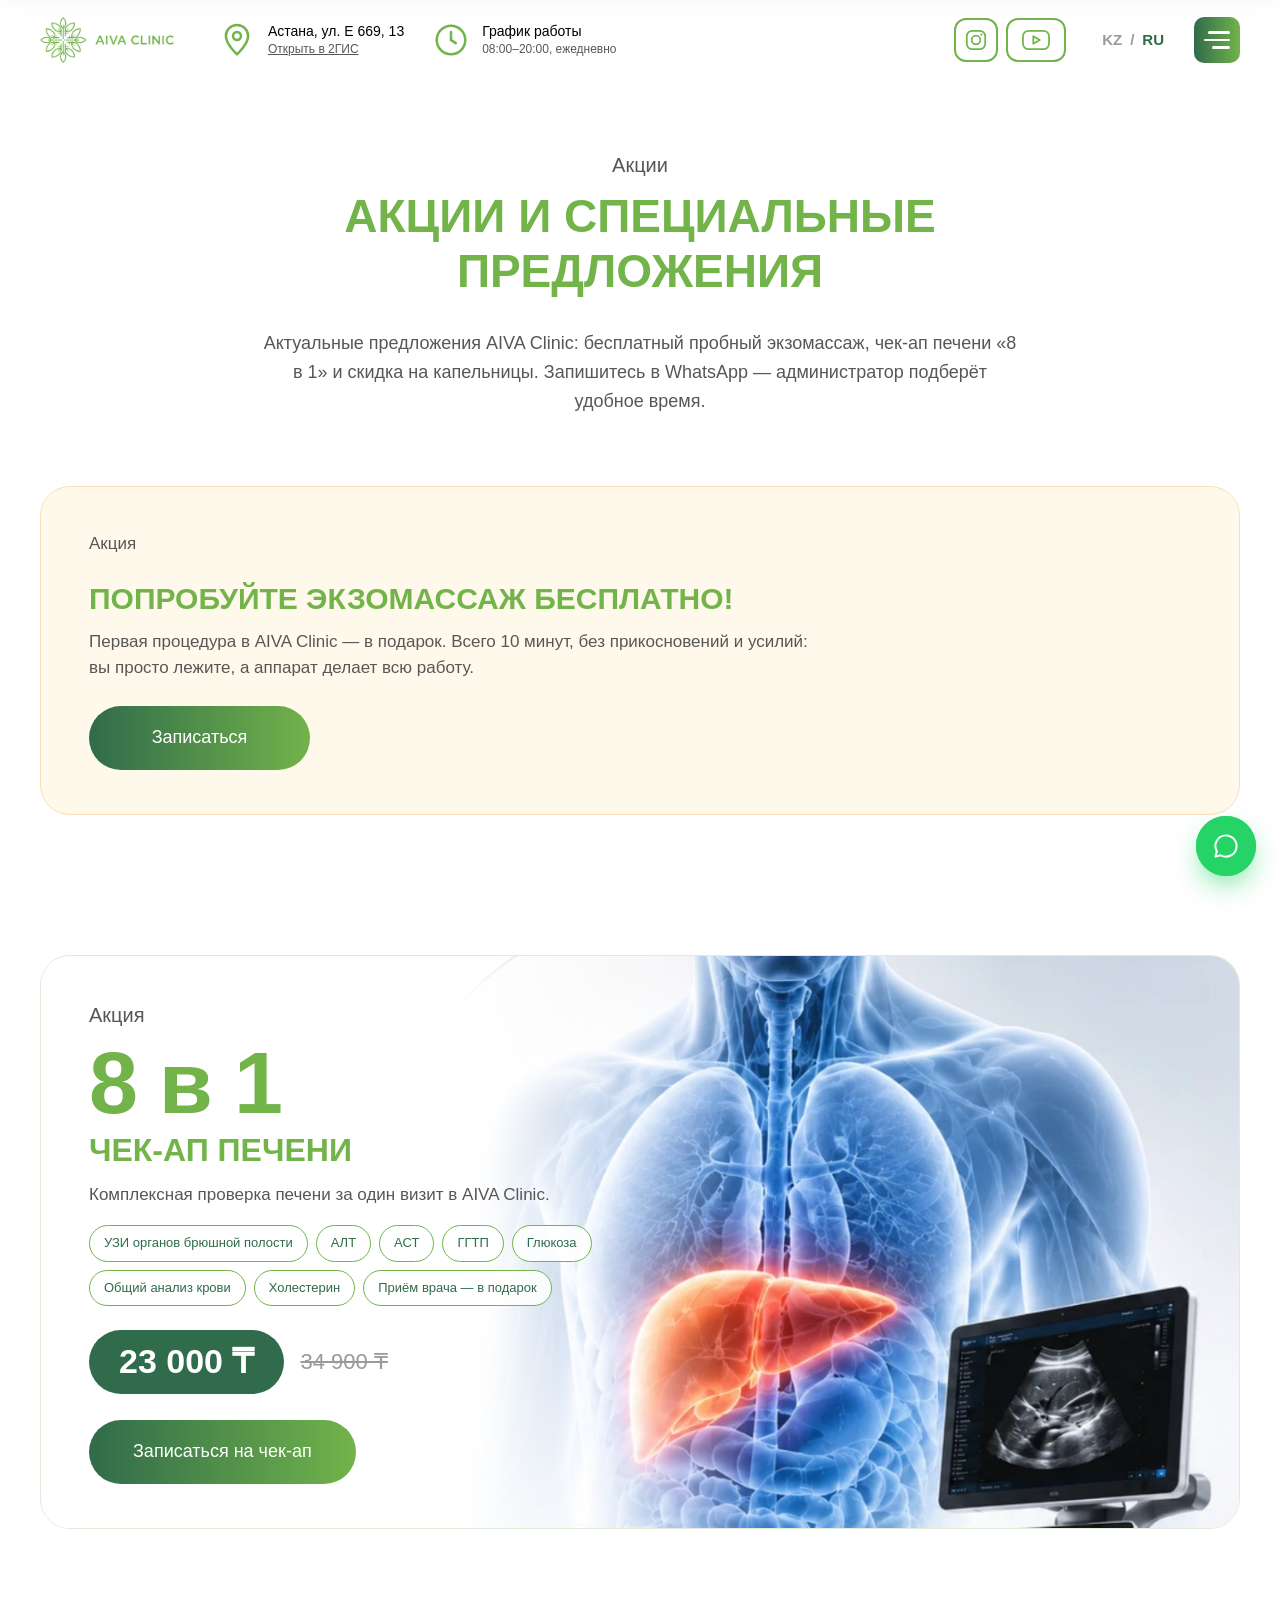
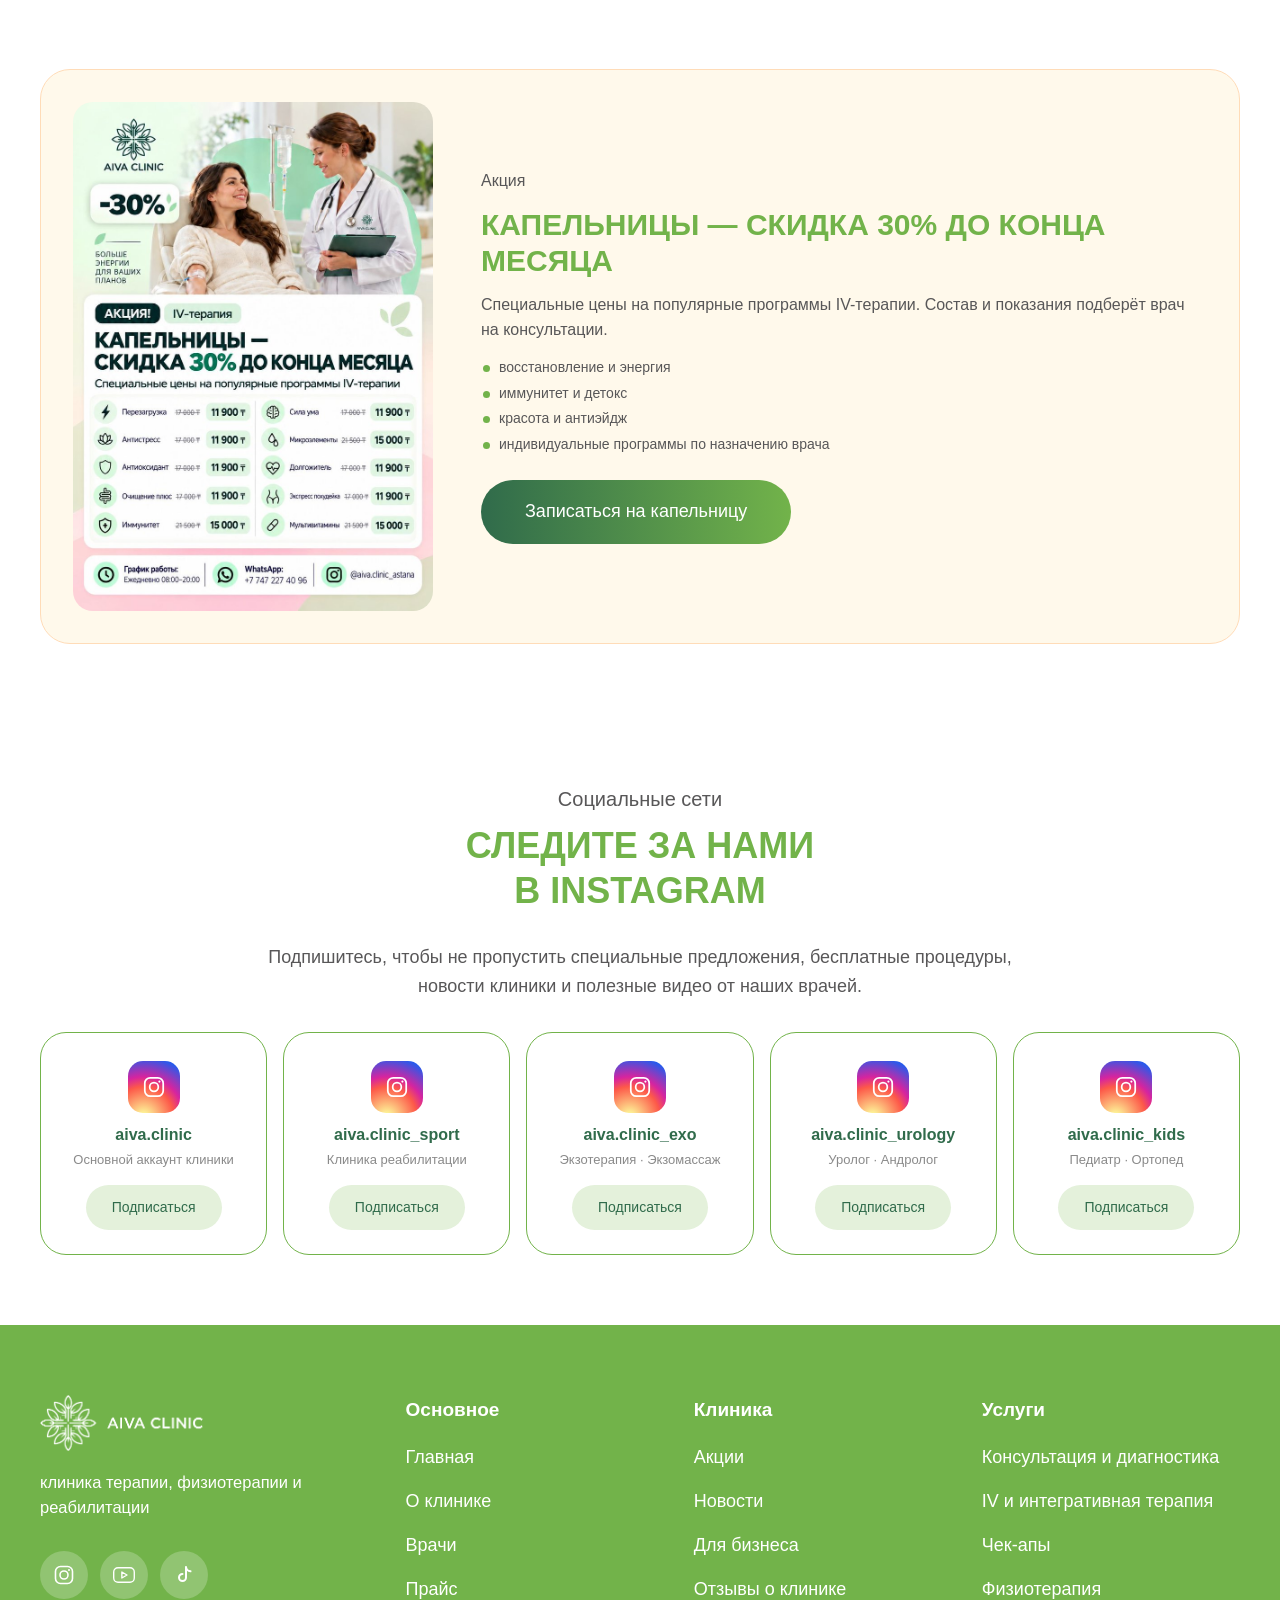
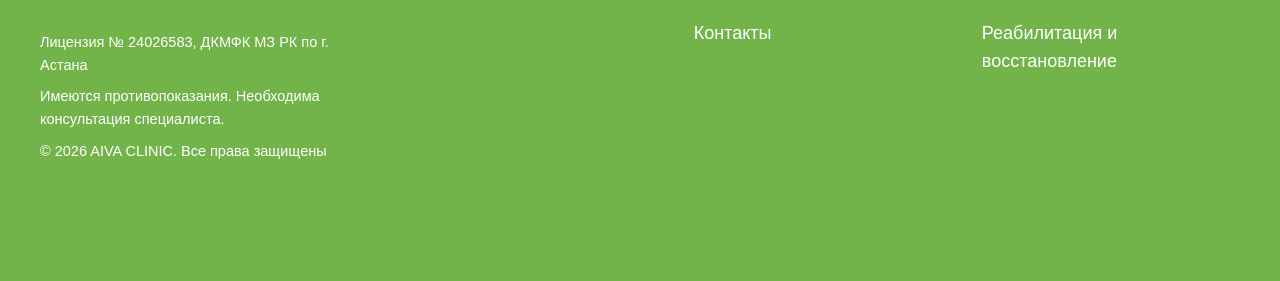
<file: offers.html>
<!DOCTYPE html>
<html lang="ru">
<head>
<meta charset="UTF-8">
<meta name="viewport" content="width=device-width, initial-scale=1">
<title>Акции — AIVA CLINIC</title>
<meta name="description" content="Акции AIVA CLINIC: бесплатный экзомассаж, чек-ап печени 8 в 1 за 23 000 ₸, скидка 30% на капельницы.">
<link rel="icon" type="image/png" href="img/favicon.png">
<link rel="canonical" href="https://didariganto.github.io/aiva-clinic-2/offers.html">
<meta name="robots" content="index, follow">
<meta property="og:type" content="website">
<meta property="og:site_name" content="AIVA CLINIC">
<meta property="og:title" content="Акции — AIVA CLINIC">
<meta property="og:description" content="Акции AIVA CLINIC: бесплатный экзомассаж, чек-ап печени 8 в 1 за 23 000 ₸, скидка 30% на капельницы.">
<meta property="og:url" content="https://didariganto.github.io/aiva-clinic-2/offers.html">
<meta property="og:image" content="https://didariganto.github.io/aiva-clinic-2/img/hero-1.jpg">
<meta property="og:locale" content="ru_RU">
<script type="application/ld+json">{"@context": "https://schema.org", "@type": "MedicalClinic", "name": "AIVA Clinic", "alternateName": "AIVA CLINIC Астана", "url": "https://didariganto.github.io/aiva-clinic-2/", "logo": "https://didariganto.github.io/aiva-clinic-2/img/logo.png", "image": "https://didariganto.github.io/aiva-clinic-2/img/hero-1.jpg", "description": "Клиника терапии, физиотерапии и реабилитации в Астане: консультации врачей, УЗИ-диагностика, чек-апы, IV-терапия, аппаратная физиотерапия, экзотерапия, ЛФК и лечебный массаж.", "telephone": "+77472274096", "email": "aivaclinic01@gmail.com", "address": {"@type": "PostalAddress", "streetAddress": "ул. Е 669, 13", "addressLocality": "Астана", "addressCountry": "KZ"}, "geo": {"@type": "GeoCoordinates", "latitude": 51.08749, "longitude": 71.481355}, "hasMap": "https://yandex.kz/maps/ru/org/aiva_clinic/132063384129/?ll=71.481355%2C51.087490&z=16.63", "openingHoursSpecification": [{"@type": "OpeningHoursSpecification", "dayOfWeek": ["Monday", "Tuesday", "Wednesday", "Thursday", "Friday", "Saturday", "Sunday"], "opens": "08:00", "closes": "20:00"}], "medicalSpecialty": ["Physiotherapy", "Endocrinology", "Gastroenterology", "Urology", "Musculoskeletal"], "availableService": [{"@type": "MedicalTherapy", "name": "TECAR-терапия"}, {"@type": "MedicalTherapy", "name": "Ударно-волновая терапия"}, {"@type": "MedicalTherapy", "name": "Ультразвуковая терапия"}, {"@type": "MedicalTherapy", "name": "Магнитотерапия"}, {"@type": "MedicalTherapy", "name": "Прессотерапия"}, {"@type": "MedicalTherapy", "name": "Экзотерапия (экзомассаж)"}, {"@type": "MedicalTherapy", "name": "Лечебная физкультура (ЛФК)"}, {"@type": "MedicalTherapy", "name": "Лечебный массаж"}, {"@type": "MedicalTherapy", "name": "IV-терапия (капельницы)"}, {"@type": "MedicalTest", "name": "Ультразвуковая диагностика (УЗИ)"}, {"@type": "MedicalTest", "name": "Чек-ап программы"}], "sameAs": ["https://www.instagram.com/aiva.clinic", "https://www.youtube.com/channel/UC1EBxPu6hds8KHRhQzTv8gw", "https://www.tiktok.com/@aiva.clinic", "https://2gis.kz/astana/search/%D1%84%D1%88%D0%BC%D1%84/firm/70000001090259641?m=71.482275%2C51.082042%2F14.72&immersive=on", "https://yandex.kz/maps/ru/org/aiva_clinic/132063384129/?ll=71.481355%2C51.087490&z=16.63"], "areaServed": {"@type": "City", "name": "Астана"}, "currenciesAccepted": "KZT", "inLanguage": ["ru", "kk"]}</script>
<link rel="stylesheet" href="css/style.css?v=68">
<script>document.documentElement.classList.add('js')</script>
</head>
<body class="page-inner">

<main>

<!-- ============ АКЦИИ: ЗАГОЛОВОК СТРАНИЦЫ ============ -->
<section class="section section-head" id="offers">
  <div class="container container-narrow">
    <p class="eyebrow reveal">Акции</p>
    <h1 class="h2 reveal">Акции и специальные <br>предложения</h1>
    <p class="teaser-text reveal">Актуальные предложения AIVA Clinic: бесплатный пробный экзомассаж, чек-ап печени «8 в 1» и скидка на капельницы. Запишитесь в WhatsApp — администратор подберёт удобное время.</p>
  </div>
</section>

<!-- ============ АКЦИЯ: ЭКЗОМАССАЖ (по ТЗ) ============ -->
<section class="section exo-promo">
  <div class="container container-narrow">
    <div class="exo-card reveal">
      <p class="eyebrow eyebrow-left">Акция</p>
      <h2>Попробуйте экзомассаж бесплатно!</h2>
      <p>Первая процедура в AIVA Clinic — в подарок. Всего 10 минут, без прикосновений и усилий: вы просто лежите, а аппарат делает всю работу.</p>
      <a class="btn btn-grad btn-lg glow" data-href="whatsappHref" href="https://wa.me/77472274096" target="_blank" rel="noopener">Записаться</a>
    </div>
  </div>
</section>

<section class="section liver-section" id="offer-liver">
  <div class="container">
    <div class="liver-card reveal">
      <img class="liver-img" loading="lazy" src="img/promo-liver-wide.jpg" alt="Чек-ап печени: анатомия и аппарат УЗИ" width="1000" height="690">
      <div class="liver-body">
        <p class="eyebrow eyebrow-left">Акция</p>
        <h2 class="liver-title"><b>8 в 1</b><span>Чек-ап печени</span></h2>
        <p class="liver-text">Комплексная проверка печени за один визит в AIVA Clinic.</p>
        <ul class="liver-chips"><li>УЗИ органов брюшной полости</li><li>АЛТ</li><li>АСТ</li><li>ГГТП</li><li>Глюкоза</li><li>Общий анализ крови</li><li>Холестерин</li><li>Приём врача — в подарок</li></ul>
        <div class="liver-price"><b>23 000 ₸</b><s>34 900 ₸</s></div>
        <div class="poster-btns"><a class="btn btn-grad btn-lg glow" data-href="whatsappHref" href="https://wa.me/77472274096" target="_blank" rel="noopener">Записаться на чек-ап</a></div>
      </div>
    </div>
  </div>
</section>

<section class="section poster-section" id="offer-drip">
  <div class="container">
    <div class="poster-card reveal">
      <div class="zoom poster-img"><img loading="lazy" src="img/promo-drip.jpg" alt="Капельницы — скидка 30% до конца месяца"></div>
      <div class="poster-body">
        <p class="eyebrow eyebrow-left">Акция</p>
        <h2>Капельницы — скидка 30% до конца месяца</h2>
        <p>Специальные цены на популярные программы IV-терапии. Состав и показания подберёт врач на консультации.</p>
        <ul class="offer-list">
        <li>восстановление и энергия</li>
        <li>иммунитет и детокс</li>
        <li>красота и антиэйдж</li>
        <li>индивидуальные программы по назначению врача</li>
        </ul>
        <div class="poster-btns"><a class="btn btn-grad btn-lg glow" data-href="whatsappHref" href="https://wa.me/77472274096" target="_blank" rel="noopener">Записаться на капельницу</a></div>
      </div>
    </div>
  </div>
</section>

<!-- ============ СОЦИАЛЬНЫЕ СЕТИ (по ТЗ, на каждой странице): пять Instagram-аккаунтов клиники ============ -->
<section class="section social-tz ">
  <div class="container container-narrow">
    <p class="eyebrow reveal">Социальные сети</p>
    <h2 class="h2 h2-sm reveal">Следите за нами <br>в Instagram</h2>
    <p class="teaser-text reveal">Подпишитесь, чтобы не пропустить специальные предложения, бесплатные процедуры, новости клиники и полезные видео от наших врачей.</p>
    <div class="soc-tiles">
      <a class="soc-tile soc-ig reveal" data-href="instagramHref" href="https://www.instagram.com/aiva.clinic" target="_blank" rel="noopener"><span class="soc-ico"><svg><use href="#i-insta"/></svg></span><strong>aiva.clinic</strong><small>Основной аккаунт клиники</small><span class="btn btn-sm">Подписаться</span></a>
      <a class="soc-tile soc-ig reveal" href="https://www.instagram.com/aiva.clinic_sport" target="_blank" rel="noopener"><span class="soc-ico"><svg><use href="#i-insta"/></svg></span><strong>aiva.clinic_sport</strong><small>Клиника реабилитации</small><span class="btn btn-sm">Подписаться</span></a>
      <a class="soc-tile soc-ig reveal" href="https://www.instagram.com/aiva.clinic_exo" target="_blank" rel="noopener"><span class="soc-ico"><svg><use href="#i-insta"/></svg></span><strong>aiva.clinic_exo</strong><small>Экзотерапия · Экзомассаж</small><span class="btn btn-sm">Подписаться</span></a>
      <a class="soc-tile soc-ig reveal" href="https://www.instagram.com/aiva.clinic_urology" target="_blank" rel="noopener"><span class="soc-ico"><svg><use href="#i-insta"/></svg></span><strong>aiva.clinic_urology</strong><small>Уролог · Андролог</small><span class="btn btn-sm">Подписаться</span></a>
      <a class="soc-tile soc-ig reveal" href="https://www.instagram.com/aiva.clinic_kids" target="_blank" rel="noopener"><span class="soc-ico"><svg><use href="#i-insta"/></svg></span><strong>aiva.clinic_kids</strong><small>Педиатр · Ортопед</small><span class="btn btn-sm">Подписаться</span></a>
    </div>
  </div>
</section>

</main>

<script src="js/config.js?v=68"></script>
<script src="js/layout.js?v=68"></script>
<script src="js/main.js?v=68"></script>
<script src="js/i18n-kz.js?v=68"></script>
<script src="js/i18n.js?v=68"></script>
</body>
</html>
</file>
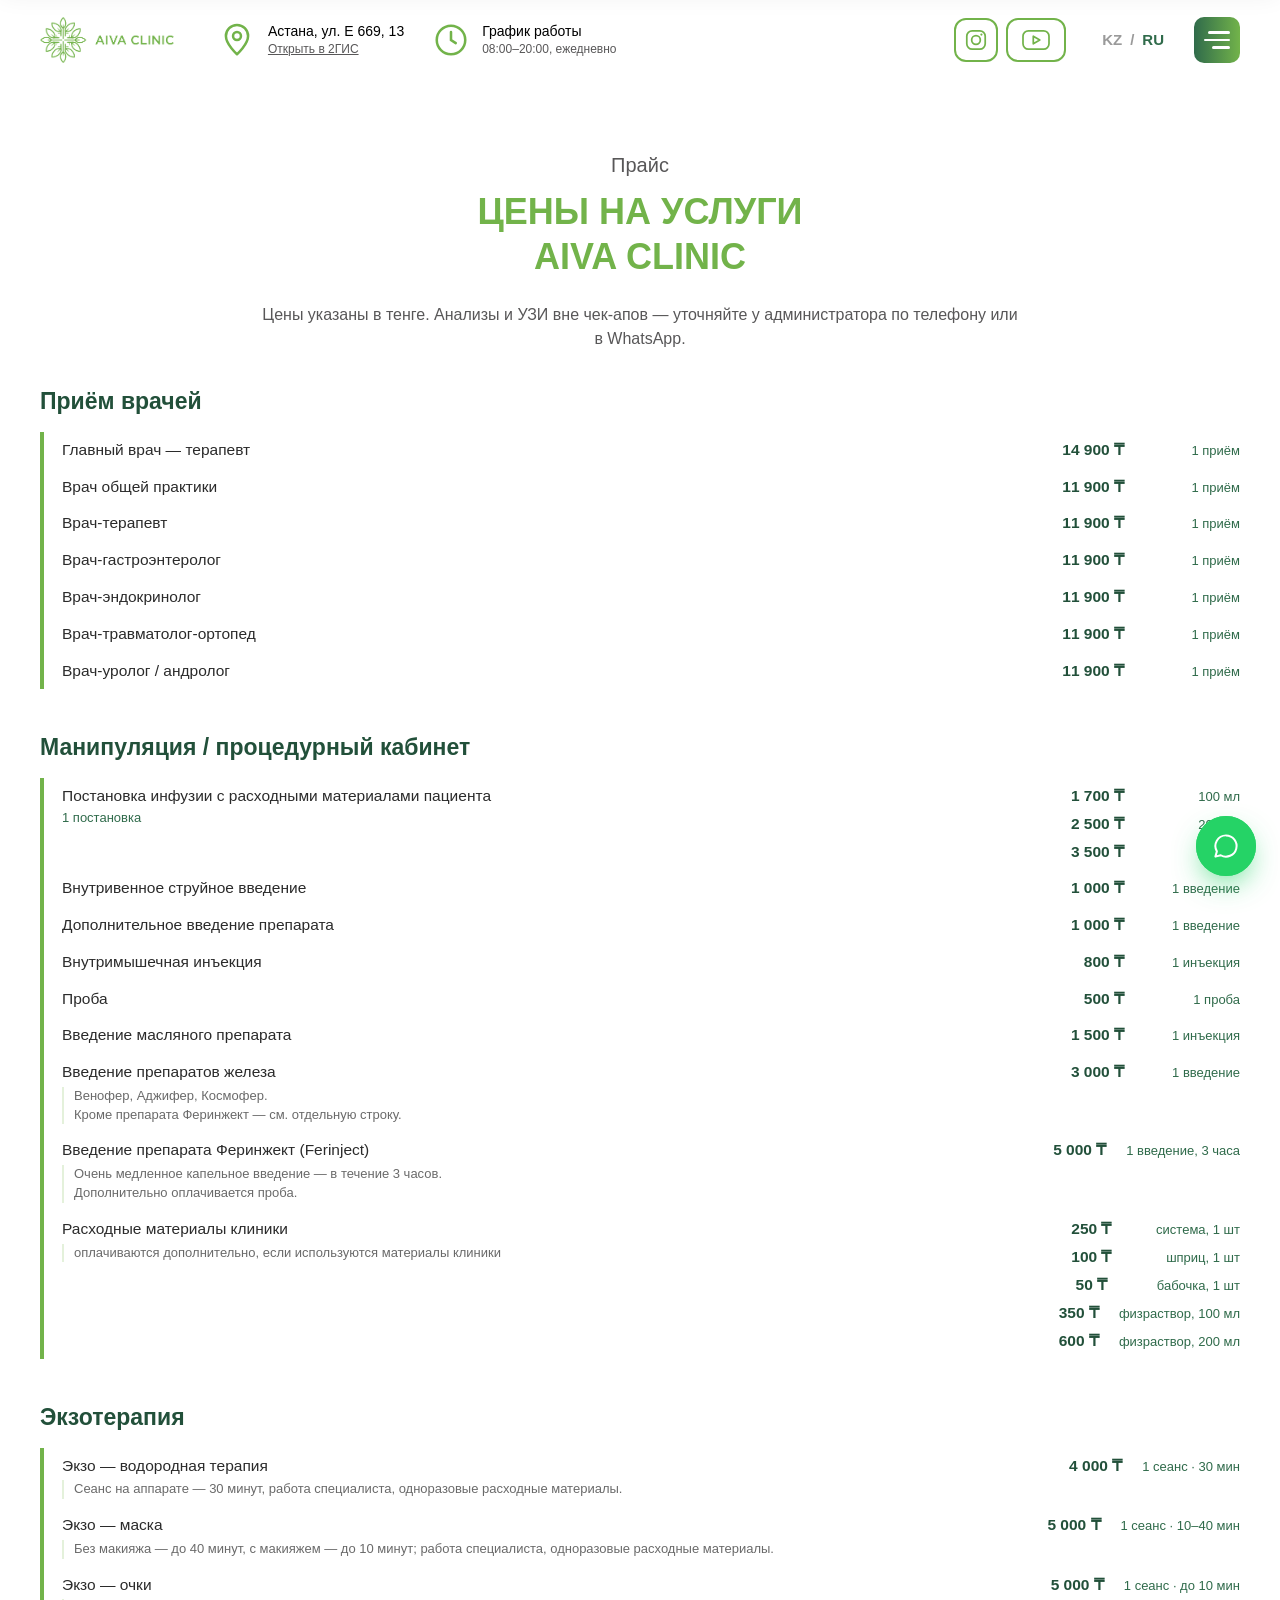
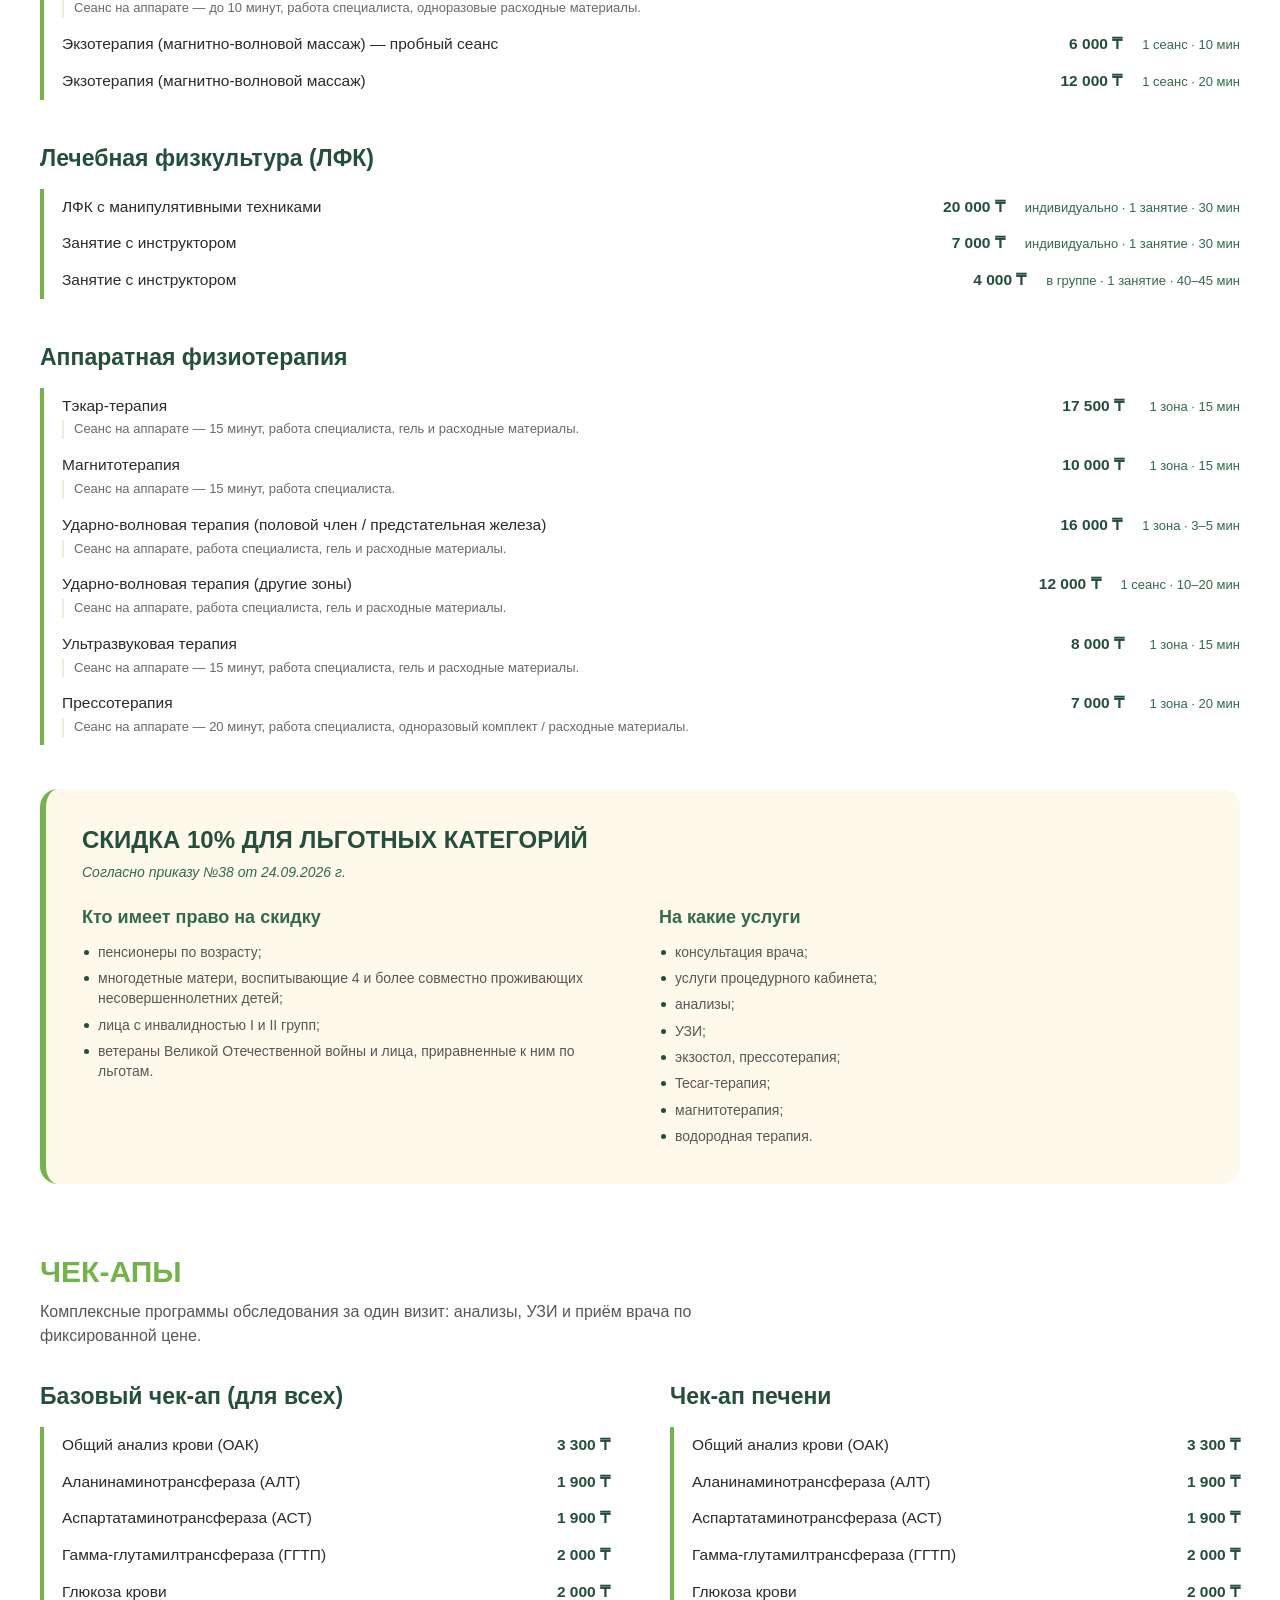
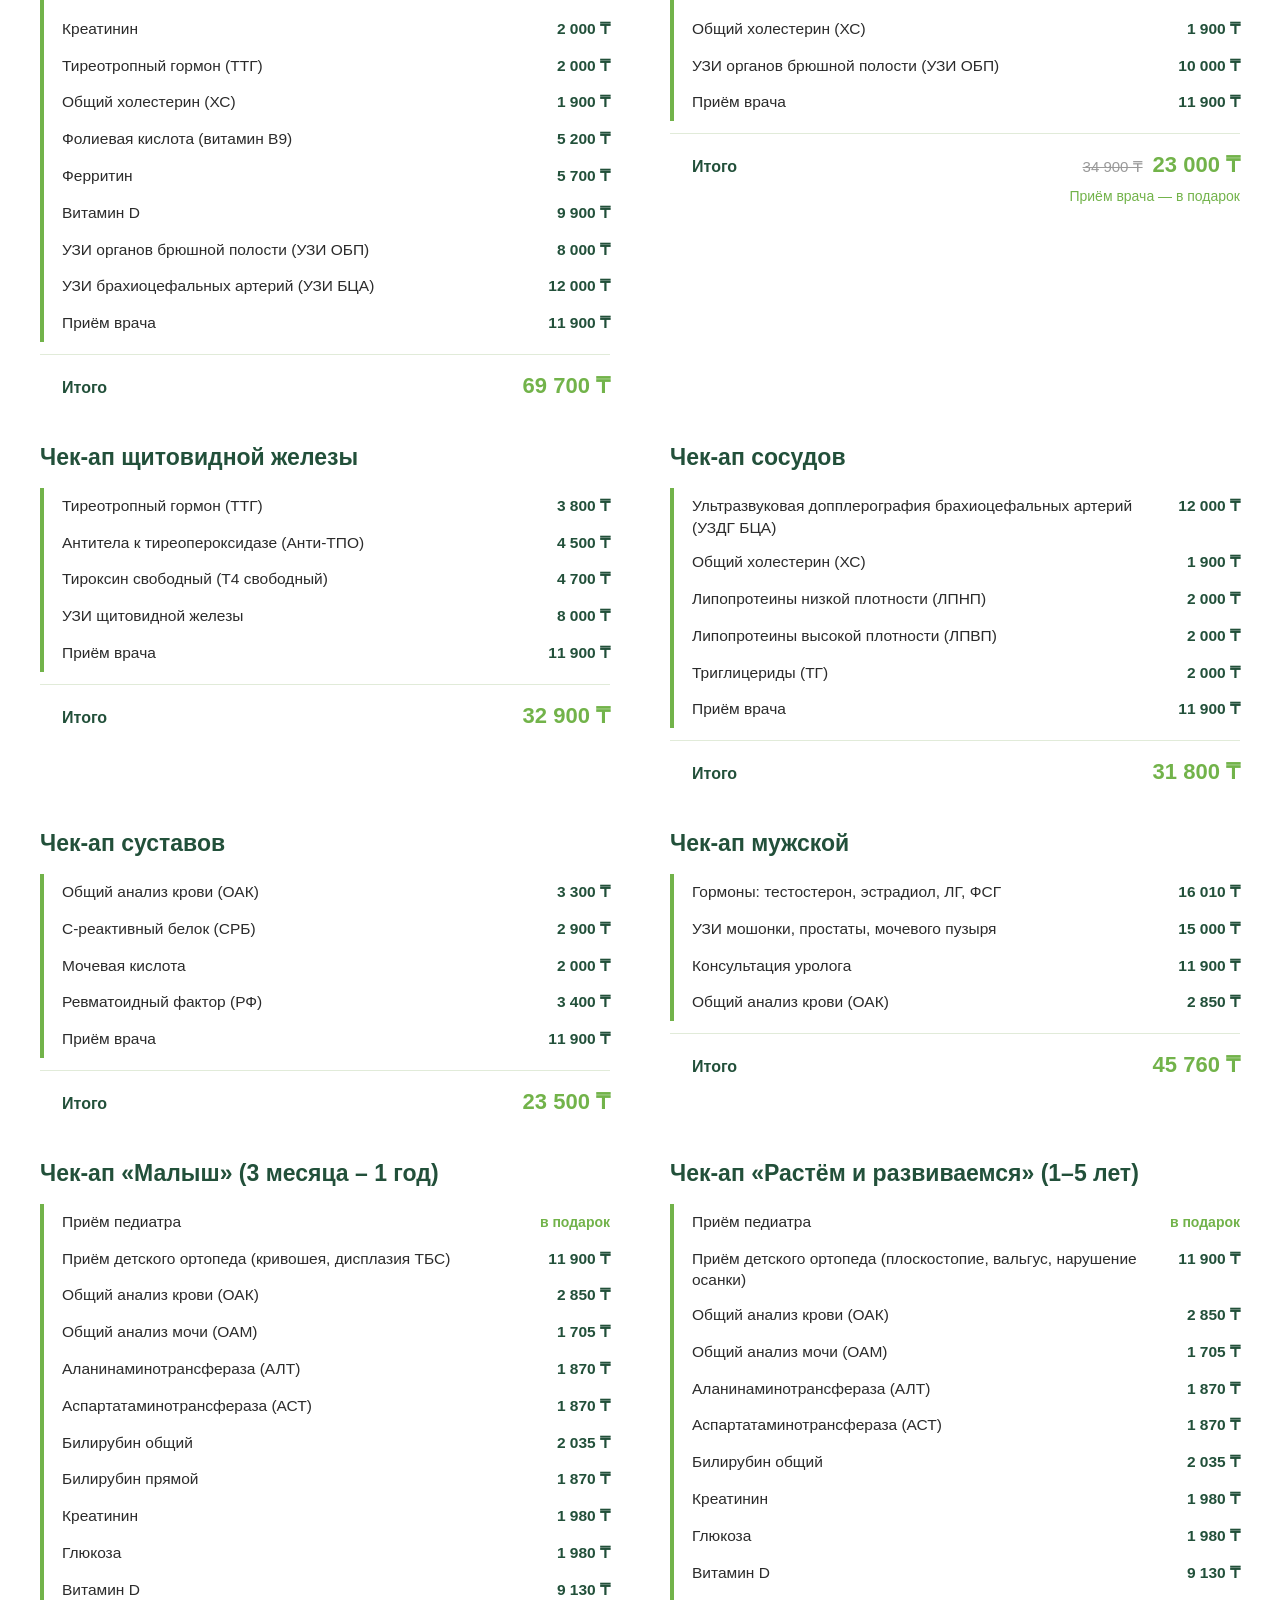
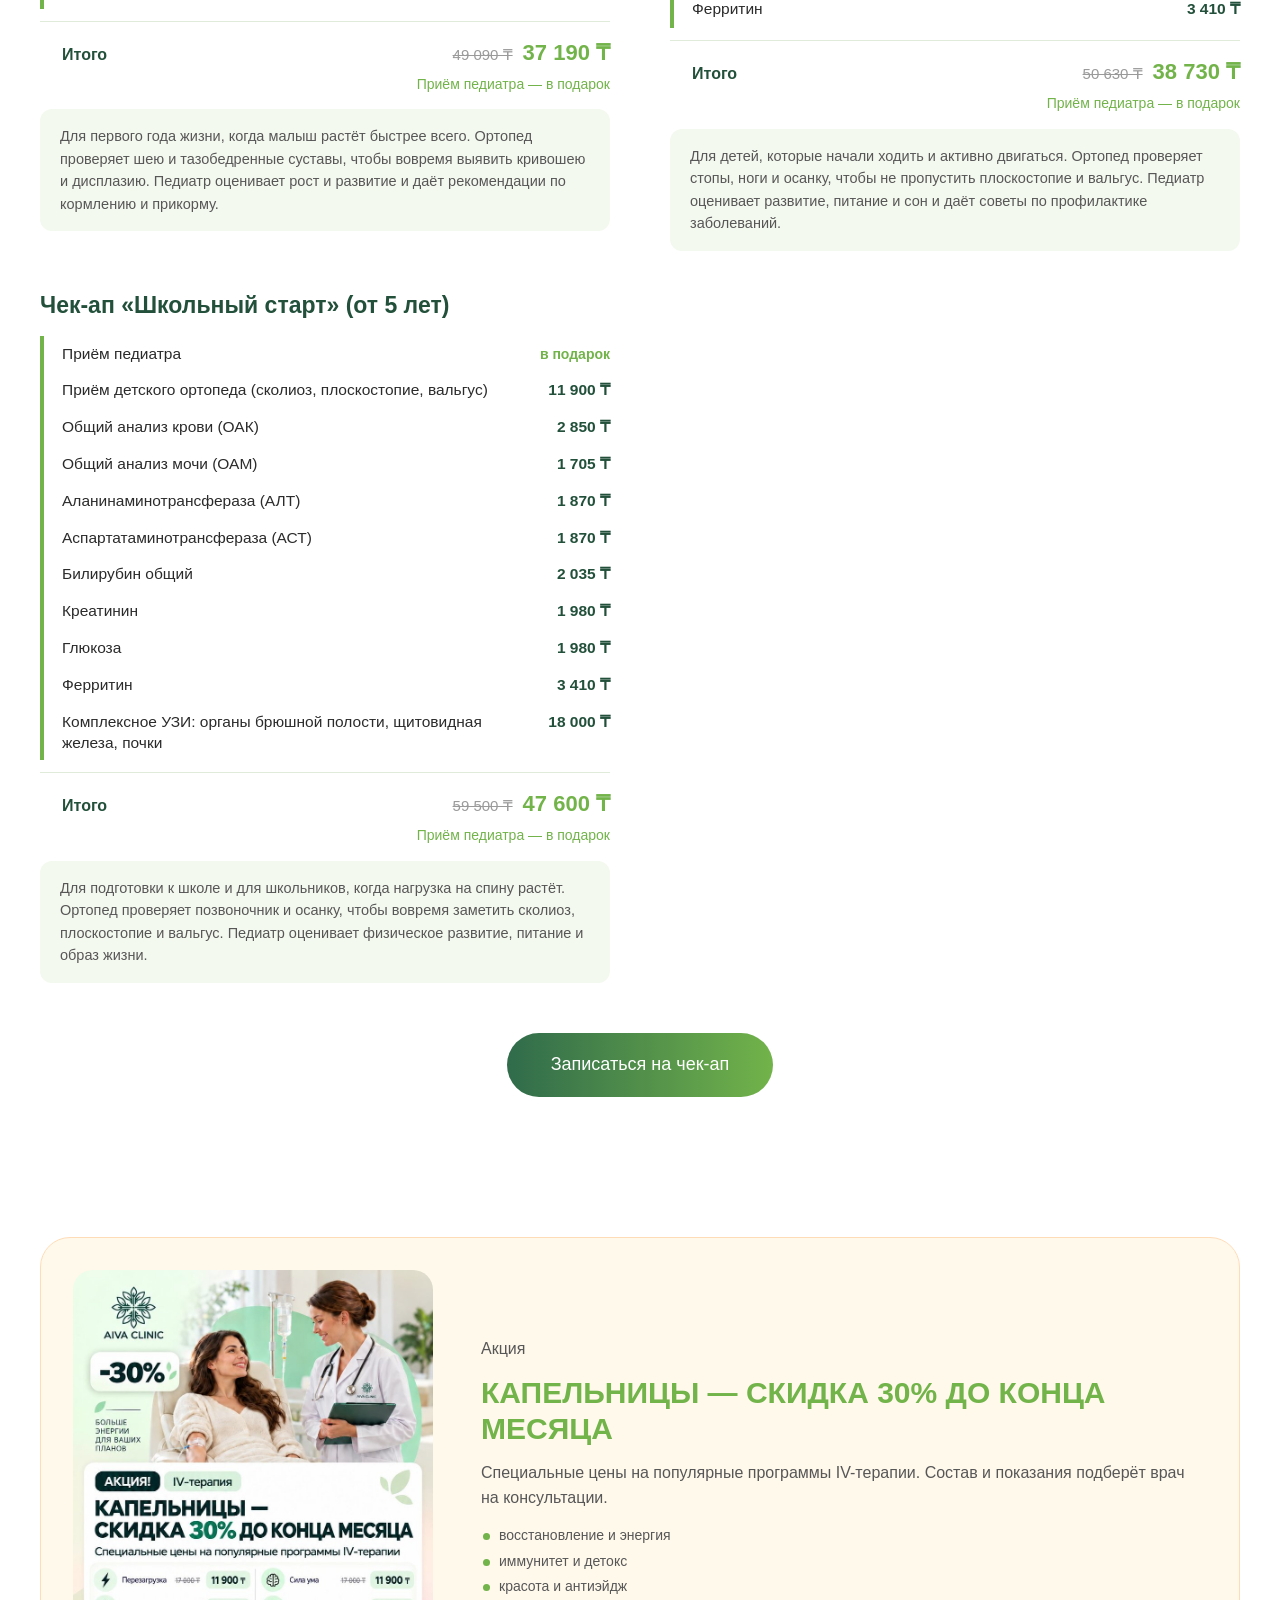
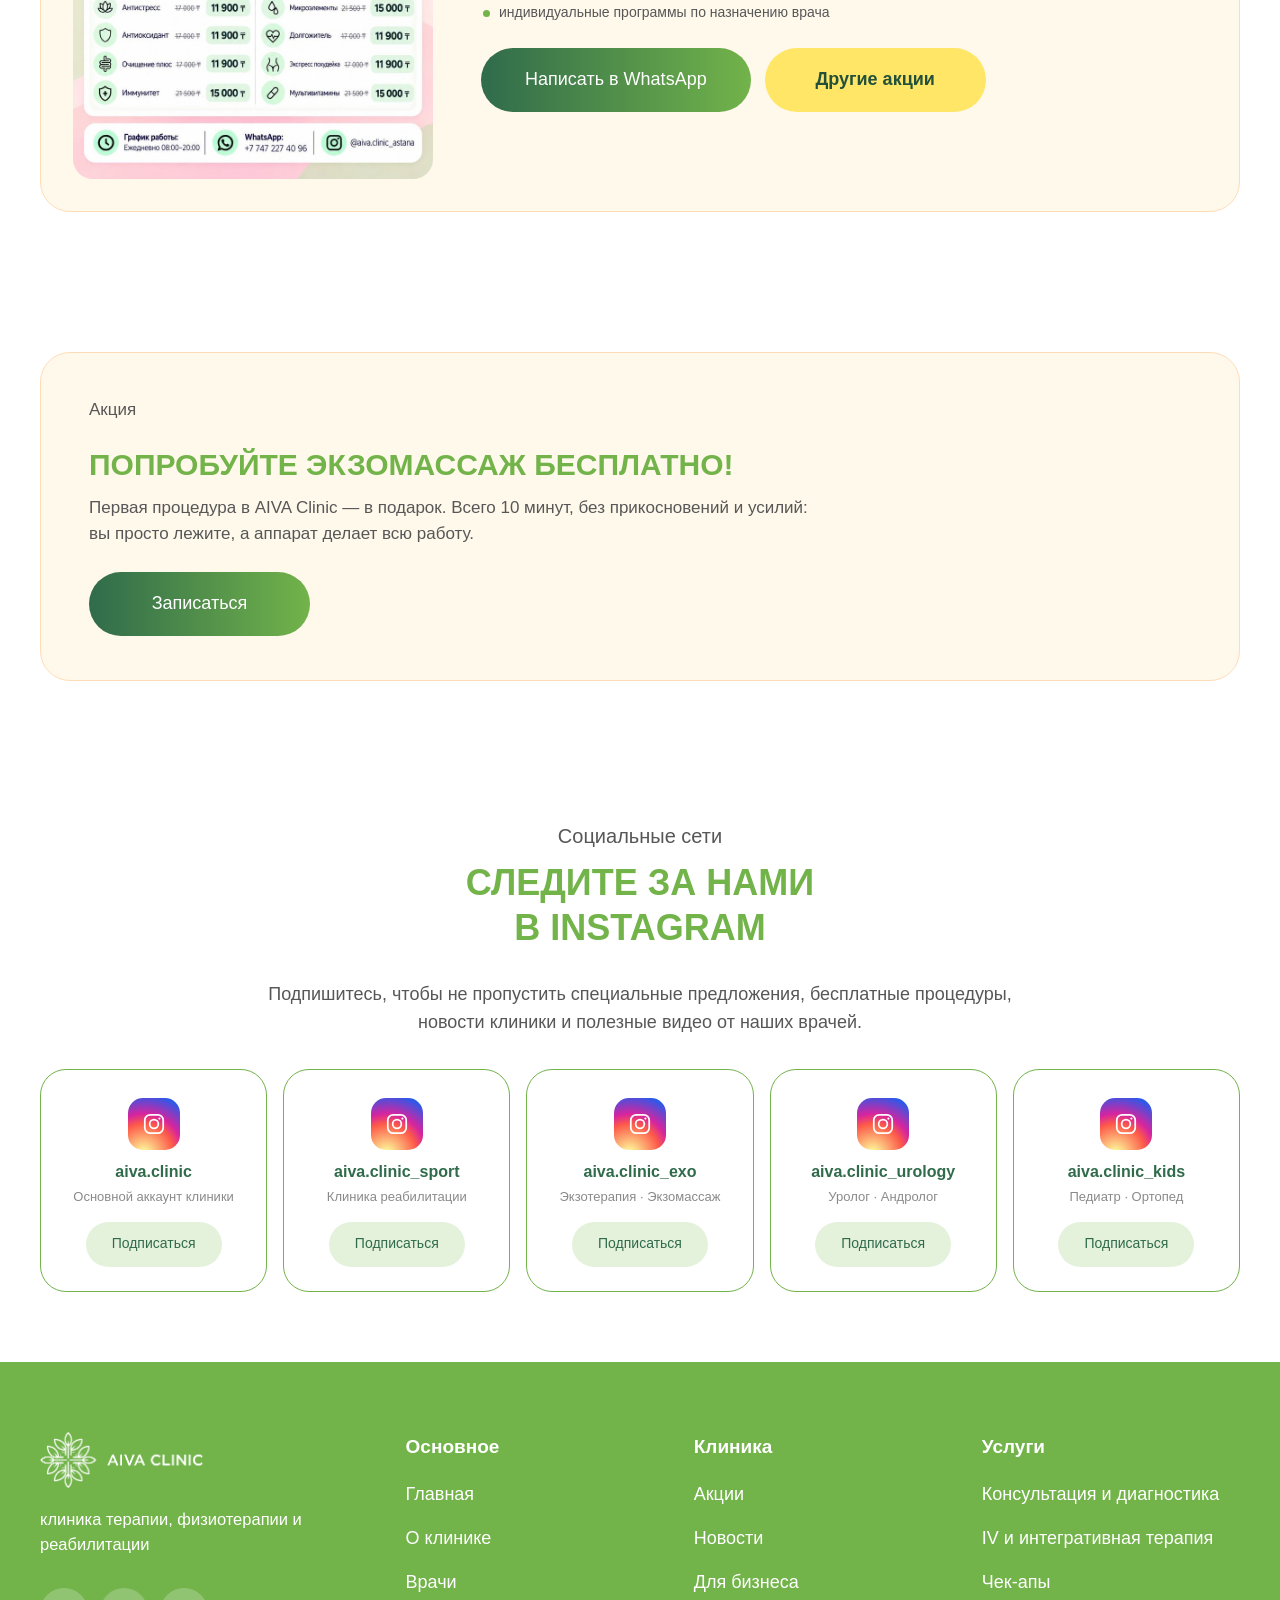
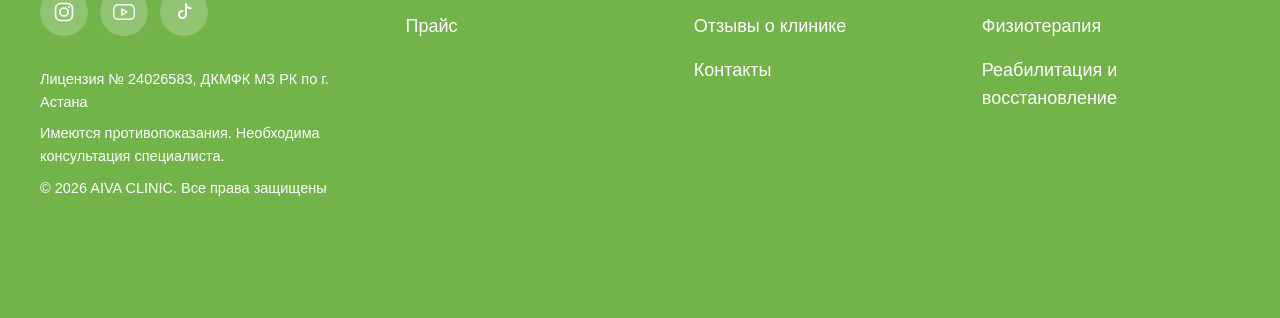
<file: prices.html>
<!DOCTYPE html>
<html lang="ru">
<head>
<meta charset="UTF-8">
<meta name="viewport" content="width=device-width, initial-scale=1">
<title>Прайс — AIVA CLINIC</title>
<meta name="description" content="Цены на консультации, чек-апы, IV-терапию, физиотерапию и реабилитацию в AIVA CLINIC. 9 программ чек-апов. Скидка 10% для льготных категорий.">
<link rel="icon" type="image/png" href="img/favicon.png">
<link rel="canonical" href="https://didariganto.github.io/aiva-clinic-2/prices.html">
<meta name="robots" content="index, follow">
<meta property="og:type" content="website">
<meta property="og:site_name" content="AIVA CLINIC">
<meta property="og:title" content="Прайс — AIVA CLINIC">
<meta property="og:description" content="Цены на консультации, чек-апы, IV-терапию, физиотерапию и реабилитацию в AIVA CLINIC. 9 программ чек-апов. Скидка 10% для льготных категорий.">
<meta property="og:url" content="https://didariganto.github.io/aiva-clinic-2/prices.html">
<meta property="og:image" content="https://didariganto.github.io/aiva-clinic-2/img/hero-1.jpg">
<meta property="og:locale" content="ru_RU">
<script type="application/ld+json">{"@context": "https://schema.org", "@type": "MedicalClinic", "name": "AIVA Clinic", "alternateName": "AIVA CLINIC Астана", "url": "https://didariganto.github.io/aiva-clinic-2/", "logo": "https://didariganto.github.io/aiva-clinic-2/img/logo.png", "image": "https://didariganto.github.io/aiva-clinic-2/img/hero-1.jpg", "description": "Клиника терапии, физиотерапии и реабилитации в Астане: консультации врачей, УЗИ-диагностика, чек-апы, IV-терапия, аппаратная физиотерапия, экзотерапия, ЛФК и лечебный массаж.", "telephone": "+77472274096", "email": "aivaclinic01@gmail.com", "address": {"@type": "PostalAddress", "streetAddress": "ул. Е 669, 13", "addressLocality": "Астана", "addressCountry": "KZ"}, "geo": {"@type": "GeoCoordinates", "latitude": 51.08749, "longitude": 71.481355}, "hasMap": "https://yandex.kz/maps/ru/org/aiva_clinic/132063384129/?ll=71.481355%2C51.087490&z=16.63", "openingHoursSpecification": [{"@type": "OpeningHoursSpecification", "dayOfWeek": ["Monday", "Tuesday", "Wednesday", "Thursday", "Friday", "Saturday", "Sunday"], "opens": "08:00", "closes": "20:00"}], "medicalSpecialty": ["Physiotherapy", "Endocrinology", "Gastroenterology", "Urology", "Musculoskeletal"], "availableService": [{"@type": "MedicalTherapy", "name": "TECAR-терапия"}, {"@type": "MedicalTherapy", "name": "Ударно-волновая терапия"}, {"@type": "MedicalTherapy", "name": "Ультразвуковая терапия"}, {"@type": "MedicalTherapy", "name": "Магнитотерапия"}, {"@type": "MedicalTherapy", "name": "Прессотерапия"}, {"@type": "MedicalTherapy", "name": "Экзотерапия (экзомассаж)"}, {"@type": "MedicalTherapy", "name": "Лечебная физкультура (ЛФК)"}, {"@type": "MedicalTherapy", "name": "Лечебный массаж"}, {"@type": "MedicalTherapy", "name": "IV-терапия (капельницы)"}, {"@type": "MedicalTest", "name": "Ультразвуковая диагностика (УЗИ)"}, {"@type": "MedicalTest", "name": "Чек-ап программы"}], "sameAs": ["https://www.instagram.com/aiva.clinic", "https://www.youtube.com/channel/UC1EBxPu6hds8KHRhQzTv8gw", "https://www.tiktok.com/@aiva.clinic", "https://2gis.kz/astana/search/%D1%84%D1%88%D0%BC%D1%84/firm/70000001090259641?m=71.482275%2C51.082042%2F14.72&immersive=on", "https://yandex.kz/maps/ru/org/aiva_clinic/132063384129/?ll=71.481355%2C51.087490&z=16.63"], "areaServed": {"@type": "City", "name": "Астана"}, "currenciesAccepted": "KZT", "inLanguage": ["ru", "kk"]}</script>
<link rel="stylesheet" href="css/style.css?v=68">
<script>document.documentElement.classList.add('js')</script>
</head>
<body class="page-inner">

<main>

<!-- ============ ПРАЙС (только цены) ============ -->
<section class="section faq price-page" id="prices">
  <div class="container container-narrow">
    <p class="eyebrow reveal">Прайс</p>
    <h1 class="h2 h2-sm reveal">Цены на услуги <br>AIVA CLINIC</h1>
    <p class="price-note reveal">Цены указаны в тенге. Анализы и УЗИ вне чек-апов — уточняйте у администратора по телефону или в WhatsApp.</p>
    <div class="price-section reveal" id="svc-diag">
      <h3>Приём врачей</h3>
      <div class="pr-list">
      <div class="pr-row">
        <div class="pr-name">Главный врач — терапевт</div>
        <div class="pr-price"><b>14 900 ₸</b></div>
        <div class="pr-unit">1 приём</div>
      </div>
      <div class="pr-row">
        <div class="pr-name">Врач общей практики</div>
        <div class="pr-price"><b>11 900 ₸</b></div>
        <div class="pr-unit">1 приём</div>
      </div>
      <div class="pr-row">
        <div class="pr-name">Врач-терапевт</div>
        <div class="pr-price"><b>11 900 ₸</b></div>
        <div class="pr-unit">1 приём</div>
      </div>
      <div class="pr-row">
        <div class="pr-name">Врач-гастроэнтеролог</div>
        <div class="pr-price"><b>11 900 ₸</b></div>
        <div class="pr-unit">1 приём</div>
      </div>
      <div class="pr-row">
        <div class="pr-name">Врач-эндокринолог</div>
        <div class="pr-price"><b>11 900 ₸</b></div>
        <div class="pr-unit">1 приём</div>
      </div>
      <div class="pr-row">
        <div class="pr-name">Врач-травматолог-ортопед</div>
        <div class="pr-price"><b>11 900 ₸</b></div>
        <div class="pr-unit">1 приём</div>
      </div>
      <div class="pr-row">
        <div class="pr-name">Врач-уролог / андролог</div>
        <div class="pr-price"><b>11 900 ₸</b></div>
        <div class="pr-unit">1 приём</div>
      </div>
      </div>
    </div>
    <div class="price-section reveal" id="svc-iv">
      <h3>Манипуляция / процедурный кабинет</h3>
      <div class="pr-list">
      <div class="pr-row">
        <div class="pr-name">Постановка инфузии с расходными материалами пациента<small>1 постановка</small></div>
        <div class="pr-multi"><span><b>1 700 ₸</b><em>100 мл</em></span><span><b>2 500 ₸</b><em>200 мл</em></span><span><b>3 500 ₸</b><em>400 мл</em></span></div>
      </div>
      <div class="pr-row">
        <div class="pr-name">Внутривенное струйное введение</div>
        <div class="pr-price"><b>1 000 ₸</b></div>
        <div class="pr-unit">1 введение</div>
      </div>
      <div class="pr-row">
        <div class="pr-name">Дополнительное введение препарата</div>
        <div class="pr-price"><b>1 000 ₸</b></div>
        <div class="pr-unit">1 введение</div>
      </div>
      <div class="pr-row">
        <div class="pr-name">Внутримышечная инъекция</div>
        <div class="pr-price"><b>800 ₸</b></div>
        <div class="pr-unit">1 инъекция</div>
      </div>
      <div class="pr-row">
        <div class="pr-name">Проба</div>
        <div class="pr-price"><b>500 ₸</b></div>
        <div class="pr-unit">1 проба</div>
      </div>
      <div class="pr-row">
        <div class="pr-name">Введение масляного препарата</div>
        <div class="pr-price"><b>1 500 ₸</b></div>
        <div class="pr-unit">1 инъекция</div>
      </div>
      <div class="pr-row">
        <div class="pr-name">Введение препаратов железа<ul class="pr-note"><li>Венофер, Аджифер, Космофер.</li><li>Кроме препарата Феринжект — см. отдельную строку.</li></ul></div>
        <div class="pr-price"><b>3 000 ₸</b></div>
        <div class="pr-unit">1 введение</div>
      </div>
      <div class="pr-row">
        <div class="pr-name">Введение препарата Феринжект (Ferinject)<ul class="pr-note"><li>Очень медленное капельное введение — в течение 3 часов.</li><li>Дополнительно оплачивается проба.</li></ul></div>
        <div class="pr-price"><b>5 000 ₸</b></div>
        <div class="pr-unit">1 введение, 3 часа</div>
      </div>
      <div class="pr-row">
        <div class="pr-name">Расходные материалы клиники<ul class="pr-note"><li>оплачиваются дополнительно, если используются материалы клиники</li></ul></div>
        <div class="pr-multi"><span><b>250 ₸</b><em>система, 1 шт</em></span><span><b>100 ₸</b><em>шприц, 1 шт</em></span><span><b>50 ₸</b><em>бабочка, 1 шт</em></span><span><b>350 ₸</b><em>физраствор, 100 мл</em></span><span><b>600 ₸</b><em>физраствор, 200 мл</em></span></div>
      </div>
      </div>
    </div>
    <div class="price-section reveal" id="svc-exo">
      <h3>Экзотерапия</h3>
      <div class="pr-list">
      <div class="pr-row">
        <div class="pr-name">Экзо — водородная терапия<ul class="pr-note"><li>Сеанс на аппарате — 30 минут, работа специалиста, одноразовые расходные материалы.</li></ul></div>
        <div class="pr-price"><b>4 000 ₸</b></div>
        <div class="pr-unit">1 сеанс · 30 мин</div>
      </div>
      <div class="pr-row">
        <div class="pr-name">Экзо — маска<ul class="pr-note"><li>Без макияжа — до 40 минут, с макияжем — до 10 минут; работа специалиста, одноразовые расходные материалы.</li></ul></div>
        <div class="pr-price"><b>5 000 ₸</b></div>
        <div class="pr-unit">1 сеанс · 10–40 мин</div>
      </div>
      <div class="pr-row">
        <div class="pr-name">Экзо — очки<ul class="pr-note"><li>Сеанс на аппарате — до 10 минут, работа специалиста, одноразовые расходные материалы.</li></ul></div>
        <div class="pr-price"><b>5 000 ₸</b></div>
        <div class="pr-unit">1 сеанс · до 10 мин</div>
      </div>
      <div class="pr-row">
        <div class="pr-name">Экзотерапия (магнитно-волновой массаж) — пробный сеанс</div>
        <div class="pr-price"><b>6 000 ₸</b></div>
        <div class="pr-unit">1 сеанс · 10 мин</div>
      </div>
      <div class="pr-row">
        <div class="pr-name">Экзотерапия (магнитно-волновой массаж)</div>
        <div class="pr-price"><b>12 000 ₸</b></div>
        <div class="pr-unit">1 сеанс · 20 мин</div>
      </div>
      </div>
    </div>
    <div class="price-section reveal" id="svc-rehab">
      <h3>Лечебная физкультура (ЛФК)</h3>
      <div class="pr-list">
      <div class="pr-row">
        <div class="pr-name">ЛФК с манипулятивными техниками</div>
        <div class="pr-price"><b>20 000 ₸</b></div>
        <div class="pr-unit">индивидуально · 1 занятие · 30 мин</div>
      </div>
      <div class="pr-row">
        <div class="pr-name">Занятие с инструктором</div>
        <div class="pr-price"><b>7 000 ₸</b></div>
        <div class="pr-unit">индивидуально · 1 занятие · 30 мин</div>
      </div>
      <div class="pr-row">
        <div class="pr-name">Занятие с инструктором</div>
        <div class="pr-price"><b>4 000 ₸</b></div>
        <div class="pr-unit">в группе · 1 занятие · 40–45 мин</div>
      </div>
      </div>
    </div>
    <div class="price-section reveal" id="svc-physio">
      <h3>Аппаратная физиотерапия</h3>
      <div class="pr-list">
      <div class="pr-row">
        <div class="pr-name">Тэкар-терапия<ul class="pr-note"><li>Сеанс на аппарате — 15 минут, работа специалиста, гель и расходные материалы.</li></ul></div>
        <div class="pr-price"><b>17 500 ₸</b></div>
        <div class="pr-unit">1 зона · 15 мин</div>
      </div>
      <div class="pr-row">
        <div class="pr-name">Магнитотерапия<ul class="pr-note"><li>Сеанс на аппарате — 15 минут, работа специалиста.</li></ul></div>
        <div class="pr-price"><b>10 000 ₸</b></div>
        <div class="pr-unit">1 зона · 15 мин</div>
      </div>
      <div class="pr-row">
        <div class="pr-name">Ударно-волновая терапия (половой член / предстательная железа)<ul class="pr-note"><li>Сеанс на аппарате, работа специалиста, гель и расходные материалы.</li></ul></div>
        <div class="pr-price"><b>16 000 ₸</b></div>
        <div class="pr-unit">1 зона · 3–5 мин</div>
      </div>
      <div class="pr-row">
        <div class="pr-name">Ударно-волновая терапия (другие зоны)<ul class="pr-note"><li>Сеанс на аппарате, работа специалиста, гель и расходные материалы.</li></ul></div>
        <div class="pr-price"><b>12 000 ₸</b></div>
        <div class="pr-unit">1 сеанс · 10–20 мин</div>
      </div>
      <div class="pr-row">
        <div class="pr-name">Ультразвуковая терапия<ul class="pr-note"><li>Сеанс на аппарате — 15 минут, работа специалиста, гель и расходные материалы.</li></ul></div>
        <div class="pr-price"><b>8 000 ₸</b></div>
        <div class="pr-unit">1 зона · 15 мин</div>
      </div>
      <div class="pr-row">
        <div class="pr-name">Прессотерапия<ul class="pr-note"><li>Сеанс на аппарате — 20 минут, работа специалиста, одноразовый комплект / расходные материалы.</li></ul></div>
        <div class="pr-price"><b>7 000 ₸</b></div>
        <div class="pr-unit">1 зона · 20 мин</div>
      </div>
      </div>
    </div>
    <div class="discount-card reveal">
      <h3>Скидка 10% для льготных категорий</h3>
      <p class="discount-order">Согласно приказу №38 от 24.09.2026 г.</p>
      <div class="discount-cols">
        <div><h4>Кто имеет право на скидку</h4><ul><li>пенсионеры по возрасту;</li><li>многодетные матери, воспитывающие 4 и более совместно проживающих несовершеннолетних детей;</li><li>лица с инвалидностью I и II групп;</li><li>ветераны Великой Отечественной войны и лица, приравненные к ним по льготам.</li></ul></div>
        <div><h4>На какие услуги</h4><ul><li>консультация врача;</li><li>услуги процедурного кабинета;</li><li>анализы;</li><li>УЗИ;</li><li>экзостол, прессотерапия;</li><li>Tecar-терапия;</li><li>магнитотерапия;</li><li>водородная терапия.</li></ul></div>
      </div>
    </div>
  </div>
</section>

<!-- ============ ЧЕК-АПЫ (по фирменному прайс-листу) ============ -->
<section class="section price-page section-checkups" id="checkups">
  <div class="container container-narrow">
    <h2 class="price-h2 reveal">Чек-апы</h2>
    <p class="price-intro reveal">Комплексные программы обследования за один визит: анализы, УЗИ и приём врача по фиксированной цене.</p>
    <div class="checkups">
<div class="checkup reveal">
  <h3>Базовый чек-ап (для всех)</h3>
  <div class="pr-list">
<div class="pr-row"><div class="pr-name">Общий анализ крови (ОАК)</div><div class="pr-price"><b>3 300 ₸</b></div></div>
<div class="pr-row"><div class="pr-name">Аланинаминотрансфераза (АЛТ)</div><div class="pr-price"><b>1 900 ₸</b></div></div>
<div class="pr-row"><div class="pr-name">Аспартатаминотрансфераза (АСТ)</div><div class="pr-price"><b>1 900 ₸</b></div></div>
<div class="pr-row"><div class="pr-name">Гамма-глутамилтрансфераза (ГГТП)</div><div class="pr-price"><b>2 000 ₸</b></div></div>
<div class="pr-row"><div class="pr-name">Глюкоза крови</div><div class="pr-price"><b>2 000 ₸</b></div></div>
<div class="pr-row"><div class="pr-name">Креатинин</div><div class="pr-price"><b>2 000 ₸</b></div></div>
<div class="pr-row"><div class="pr-name">Тиреотропный гормон (ТТГ)</div><div class="pr-price"><b>2 000 ₸</b></div></div>
<div class="pr-row"><div class="pr-name">Общий холестерин (ХС)</div><div class="pr-price"><b>1 900 ₸</b></div></div>
<div class="pr-row"><div class="pr-name">Фолиевая кислота (витамин B9)</div><div class="pr-price"><b>5 200 ₸</b></div></div>
<div class="pr-row"><div class="pr-name">Ферритин</div><div class="pr-price"><b>5 700 ₸</b></div></div>
<div class="pr-row"><div class="pr-name">Витамин D</div><div class="pr-price"><b>9 900 ₸</b></div></div>
<div class="pr-row"><div class="pr-name">УЗИ органов брюшной полости (УЗИ ОБП)</div><div class="pr-price"><b>8 000 ₸</b></div></div>
<div class="pr-row"><div class="pr-name">УЗИ брахиоцефальных артерий (УЗИ БЦА)</div><div class="pr-price"><b>12 000 ₸</b></div></div>
<div class="pr-row"><div class="pr-name">Приём врача</div><div class="pr-price"><b>11 900 ₸</b></div></div>
  </div>
  <div class="pr-total"><span>Итого</span><span><b>69 700 ₸</b></span></div>
  
</div>
<div class="checkup reveal">
  <h3>Чек-ап печени</h3>
  <div class="pr-list">
<div class="pr-row"><div class="pr-name">Общий анализ крови (ОАК)</div><div class="pr-price"><b>3 300 ₸</b></div></div>
<div class="pr-row"><div class="pr-name">Аланинаминотрансфераза (АЛТ)</div><div class="pr-price"><b>1 900 ₸</b></div></div>
<div class="pr-row"><div class="pr-name">Аспартатаминотрансфераза (АСТ)</div><div class="pr-price"><b>1 900 ₸</b></div></div>
<div class="pr-row"><div class="pr-name">Гамма-глутамилтрансфераза (ГГТП)</div><div class="pr-price"><b>2 000 ₸</b></div></div>
<div class="pr-row"><div class="pr-name">Глюкоза крови</div><div class="pr-price"><b>2 000 ₸</b></div></div>
<div class="pr-row"><div class="pr-name">Общий холестерин (ХС)</div><div class="pr-price"><b>1 900 ₸</b></div></div>
<div class="pr-row"><div class="pr-name">УЗИ органов брюшной полости (УЗИ ОБП)</div><div class="pr-price"><b>10 000 ₸</b></div></div>
<div class="pr-row"><div class="pr-name">Приём врача</div><div class="pr-price"><b>11 900 ₸</b></div></div>
  </div>
  <div class="pr-total"><span>Итого</span><span><s>34 900 ₸</s><b>23 000 ₸</b></span></div>
  <p class="pr-gift">Приём врача — в подарок</p>
</div>
<div class="checkup reveal">
  <h3>Чек-ап щитовидной железы</h3>
  <div class="pr-list">
<div class="pr-row"><div class="pr-name">Тиреотропный гормон (ТТГ)</div><div class="pr-price"><b>3 800 ₸</b></div></div>
<div class="pr-row"><div class="pr-name">Антитела к тиреопероксидазе (Анти-ТПО)</div><div class="pr-price"><b>4 500 ₸</b></div></div>
<div class="pr-row"><div class="pr-name">Тироксин свободный (Т4 свободный)</div><div class="pr-price"><b>4 700 ₸</b></div></div>
<div class="pr-row"><div class="pr-name">УЗИ щитовидной железы</div><div class="pr-price"><b>8 000 ₸</b></div></div>
<div class="pr-row"><div class="pr-name">Приём врача</div><div class="pr-price"><b>11 900 ₸</b></div></div>
  </div>
  <div class="pr-total"><span>Итого</span><span><b>32 900 ₸</b></span></div>
  
</div>
<div class="checkup reveal">
  <h3>Чек-ап сосудов</h3>
  <div class="pr-list">
<div class="pr-row"><div class="pr-name">Ультразвуковая допплерография брахиоцефальных артерий (УЗДГ БЦА)</div><div class="pr-price"><b>12 000 ₸</b></div></div>
<div class="pr-row"><div class="pr-name">Общий холестерин (ХС)</div><div class="pr-price"><b>1 900 ₸</b></div></div>
<div class="pr-row"><div class="pr-name">Липопротеины низкой плотности (ЛПНП)</div><div class="pr-price"><b>2 000 ₸</b></div></div>
<div class="pr-row"><div class="pr-name">Липопротеины высокой плотности (ЛПВП)</div><div class="pr-price"><b>2 000 ₸</b></div></div>
<div class="pr-row"><div class="pr-name">Триглицериды (ТГ)</div><div class="pr-price"><b>2 000 ₸</b></div></div>
<div class="pr-row"><div class="pr-name">Приём врача</div><div class="pr-price"><b>11 900 ₸</b></div></div>
  </div>
  <div class="pr-total"><span>Итого</span><span><b>31 800 ₸</b></span></div>
  
</div>
<div class="checkup reveal">
  <h3>Чек-ап суставов</h3>
  <div class="pr-list">
<div class="pr-row"><div class="pr-name">Общий анализ крови (ОАК)</div><div class="pr-price"><b>3 300 ₸</b></div></div>
<div class="pr-row"><div class="pr-name">С-реактивный белок (СРБ)</div><div class="pr-price"><b>2 900 ₸</b></div></div>
<div class="pr-row"><div class="pr-name">Мочевая кислота</div><div class="pr-price"><b>2 000 ₸</b></div></div>
<div class="pr-row"><div class="pr-name">Ревматоидный фактор (РФ)</div><div class="pr-price"><b>3 400 ₸</b></div></div>
<div class="pr-row"><div class="pr-name">Приём врача</div><div class="pr-price"><b>11 900 ₸</b></div></div>
  </div>
  <div class="pr-total"><span>Итого</span><span><b>23 500 ₸</b></span></div>
  
</div>
<div class="checkup reveal">
  <h3>Чек-ап мужской</h3>
  <div class="pr-list">
<div class="pr-row"><div class="pr-name">Гормоны: тестостерон, эстрадиол, ЛГ, ФСГ</div><div class="pr-price"><b>16 010 ₸</b></div></div>
<div class="pr-row"><div class="pr-name">УЗИ мошонки, простаты, мочевого пузыря</div><div class="pr-price"><b>15 000 ₸</b></div></div>
<div class="pr-row"><div class="pr-name">Консультация уролога</div><div class="pr-price"><b>11 900 ₸</b></div></div>
<div class="pr-row"><div class="pr-name">Общий анализ крови (ОАК)</div><div class="pr-price"><b>2 850 ₸</b></div></div>
  </div>
  <div class="pr-total"><span>Итого</span><span><b>45 760 ₸</b></span></div>
  
</div>
<div class="checkup reveal">
  <h3>Чек-ап «Малыш» (3 месяца – 1 год)</h3>
  <div class="pr-list">
<div class="pr-row"><div class="pr-name">Приём педиатра</div><div class="pr-price"><em>в подарок</em></div></div>
<div class="pr-row"><div class="pr-name">Приём детского ортопеда (кривошея, дисплазия ТБС)</div><div class="pr-price"><b>11 900 ₸</b></div></div>
<div class="pr-row"><div class="pr-name">Общий анализ крови (ОАК)</div><div class="pr-price"><b>2 850 ₸</b></div></div>
<div class="pr-row"><div class="pr-name">Общий анализ мочи (ОАМ)</div><div class="pr-price"><b>1 705 ₸</b></div></div>
<div class="pr-row"><div class="pr-name">Аланинаминотрансфераза (АЛТ)</div><div class="pr-price"><b>1 870 ₸</b></div></div>
<div class="pr-row"><div class="pr-name">Аспартатаминотрансфераза (АСТ)</div><div class="pr-price"><b>1 870 ₸</b></div></div>
<div class="pr-row"><div class="pr-name">Билирубин общий</div><div class="pr-price"><b>2 035 ₸</b></div></div>
<div class="pr-row"><div class="pr-name">Билирубин прямой</div><div class="pr-price"><b>1 870 ₸</b></div></div>
<div class="pr-row"><div class="pr-name">Креатинин</div><div class="pr-price"><b>1 980 ₸</b></div></div>
<div class="pr-row"><div class="pr-name">Глюкоза</div><div class="pr-price"><b>1 980 ₸</b></div></div>
<div class="pr-row"><div class="pr-name">Витамин D</div><div class="pr-price"><b>9 130 ₸</b></div></div>
  </div>
  <div class="pr-total"><span>Итого</span><span><s>49 090 ₸</s><b>37 190 ₸</b></span></div>
  <p class="pr-gift">Приём педиатра — в подарок</p><p class="pr-desc">Для первого года жизни, когда малыш растёт быстрее всего. Ортопед проверяет шею и тазобедренные суставы, чтобы вовремя выявить кривошею и дисплазию. Педиатр оценивает рост и развитие и даёт рекомендации по кормлению и прикорму.</p>
</div>
<div class="checkup reveal">
  <h3>Чек-ап «Растём и развиваемся» (1–5 лет)</h3>
  <div class="pr-list">
<div class="pr-row"><div class="pr-name">Приём педиатра</div><div class="pr-price"><em>в подарок</em></div></div>
<div class="pr-row"><div class="pr-name">Приём детского ортопеда (плоскостопие, вальгус, нарушение осанки)</div><div class="pr-price"><b>11 900 ₸</b></div></div>
<div class="pr-row"><div class="pr-name">Общий анализ крови (ОАК)</div><div class="pr-price"><b>2 850 ₸</b></div></div>
<div class="pr-row"><div class="pr-name">Общий анализ мочи (ОАМ)</div><div class="pr-price"><b>1 705 ₸</b></div></div>
<div class="pr-row"><div class="pr-name">Аланинаминотрансфераза (АЛТ)</div><div class="pr-price"><b>1 870 ₸</b></div></div>
<div class="pr-row"><div class="pr-name">Аспартатаминотрансфераза (АСТ)</div><div class="pr-price"><b>1 870 ₸</b></div></div>
<div class="pr-row"><div class="pr-name">Билирубин общий</div><div class="pr-price"><b>2 035 ₸</b></div></div>
<div class="pr-row"><div class="pr-name">Креатинин</div><div class="pr-price"><b>1 980 ₸</b></div></div>
<div class="pr-row"><div class="pr-name">Глюкоза</div><div class="pr-price"><b>1 980 ₸</b></div></div>
<div class="pr-row"><div class="pr-name">Витамин D</div><div class="pr-price"><b>9 130 ₸</b></div></div>
<div class="pr-row"><div class="pr-name">Ферритин</div><div class="pr-price"><b>3 410 ₸</b></div></div>
  </div>
  <div class="pr-total"><span>Итого</span><span><s>50 630 ₸</s><b>38 730 ₸</b></span></div>
  <p class="pr-gift">Приём педиатра — в подарок</p><p class="pr-desc">Для детей, которые начали ходить и активно двигаться. Ортопед проверяет стопы, ноги и осанку, чтобы не пропустить плоскостопие и вальгус. Педиатр оценивает развитие, питание и сон и даёт советы по профилактике заболеваний.</p>
</div>
<div class="checkup reveal">
  <h3>Чек-ап «Школьный старт» (от 5 лет)</h3>
  <div class="pr-list">
<div class="pr-row"><div class="pr-name">Приём педиатра</div><div class="pr-price"><em>в подарок</em></div></div>
<div class="pr-row"><div class="pr-name">Приём детского ортопеда (сколиоз, плоскостопие, вальгус)</div><div class="pr-price"><b>11 900 ₸</b></div></div>
<div class="pr-row"><div class="pr-name">Общий анализ крови (ОАК)</div><div class="pr-price"><b>2 850 ₸</b></div></div>
<div class="pr-row"><div class="pr-name">Общий анализ мочи (ОАМ)</div><div class="pr-price"><b>1 705 ₸</b></div></div>
<div class="pr-row"><div class="pr-name">Аланинаминотрансфераза (АЛТ)</div><div class="pr-price"><b>1 870 ₸</b></div></div>
<div class="pr-row"><div class="pr-name">Аспартатаминотрансфераза (АСТ)</div><div class="pr-price"><b>1 870 ₸</b></div></div>
<div class="pr-row"><div class="pr-name">Билирубин общий</div><div class="pr-price"><b>2 035 ₸</b></div></div>
<div class="pr-row"><div class="pr-name">Креатинин</div><div class="pr-price"><b>1 980 ₸</b></div></div>
<div class="pr-row"><div class="pr-name">Глюкоза</div><div class="pr-price"><b>1 980 ₸</b></div></div>
<div class="pr-row"><div class="pr-name">Ферритин</div><div class="pr-price"><b>3 410 ₸</b></div></div>
<div class="pr-row"><div class="pr-name">Комплексное УЗИ: органы брюшной полости, щитовидная железа, почки</div><div class="pr-price"><b>18 000 ₸</b></div></div>
  </div>
  <div class="pr-total"><span>Итого</span><span><s>59 500 ₸</s><b>47 600 ₸</b></span></div>
  <p class="pr-gift">Приём педиатра — в подарок</p><p class="pr-desc">Для подготовки к школе и для школьников, когда нагрузка на спину растёт. Ортопед проверяет позвоночник и осанку, чтобы вовремя заметить сколиоз, плоскостопие и вальгус. Педиатр оценивает физическое развитие, питание и образ жизни.</p>
</div>
    </div>
    <div class="center reveal" style="margin-top:20px"><a class="btn btn-grad btn-lg glow" data-href="whatsappHref" href="https://wa.me/77472274096" target="_blank" rel="noopener">Записаться на чек-ап</a></div>
  </div>
</section>

<section class="section poster-section" id="offer-drip">
  <div class="container">
    <div class="poster-card reveal">
      <div class="zoom poster-img"><img loading="lazy" src="img/promo-drip.jpg" alt="Капельницы — скидка 30% до конца месяца"></div>
      <div class="poster-body">
        <p class="eyebrow eyebrow-left">Акция</p>
        <h2>Капельницы — скидка 30% до конца месяца</h2>
        <p>Специальные цены на популярные программы IV-терапии. Состав и показания подберёт врач на консультации.</p>
        <ul class="offer-list">
        <li>восстановление и энергия</li>
        <li>иммунитет и детокс</li>
        <li>красота и антиэйдж</li>
        <li>индивидуальные программы по назначению врача</li>
        </ul>
        <div class="poster-btns"><a class="btn btn-grad btn-lg glow" data-href="whatsappHref" href="https://wa.me/77472274096" target="_blank" rel="noopener">Написать в WhatsApp</a>
        <a class="btn btn-light btn-lg" href="offers.html">Другие акции</a></div>
      </div>
    </div>
  </div>
</section>

<!-- ============ АКЦИЯ: ЭКЗОМАССАЖ (по ТЗ) ============ -->
<section class="section exo-promo">
  <div class="container container-narrow">
    <div class="exo-card reveal">
      <p class="eyebrow eyebrow-left">Акция</p>
      <h2>Попробуйте экзомассаж бесплатно!</h2>
      <p>Первая процедура в AIVA Clinic — в подарок. Всего 10 минут, без прикосновений и усилий: вы просто лежите, а аппарат делает всю работу.</p>
      <a class="btn btn-grad btn-lg glow" data-href="whatsappHref" href="https://wa.me/77472274096" target="_blank" rel="noopener">Записаться</a>
    </div>
  </div>
</section>

<!-- ============ СОЦИАЛЬНЫЕ СЕТИ (по ТЗ, на каждой странице): пять Instagram-аккаунтов клиники ============ -->
<section class="section social-tz ">
  <div class="container container-narrow">
    <p class="eyebrow reveal">Социальные сети</p>
    <h2 class="h2 h2-sm reveal">Следите за нами <br>в Instagram</h2>
    <p class="teaser-text reveal">Подпишитесь, чтобы не пропустить специальные предложения, бесплатные процедуры, новости клиники и полезные видео от наших врачей.</p>
    <div class="soc-tiles">
      <a class="soc-tile soc-ig reveal" data-href="instagramHref" href="https://www.instagram.com/aiva.clinic" target="_blank" rel="noopener"><span class="soc-ico"><svg><use href="#i-insta"/></svg></span><strong>aiva.clinic</strong><small>Основной аккаунт клиники</small><span class="btn btn-sm">Подписаться</span></a>
      <a class="soc-tile soc-ig reveal" href="https://www.instagram.com/aiva.clinic_sport" target="_blank" rel="noopener"><span class="soc-ico"><svg><use href="#i-insta"/></svg></span><strong>aiva.clinic_sport</strong><small>Клиника реабилитации</small><span class="btn btn-sm">Подписаться</span></a>
      <a class="soc-tile soc-ig reveal" href="https://www.instagram.com/aiva.clinic_exo" target="_blank" rel="noopener"><span class="soc-ico"><svg><use href="#i-insta"/></svg></span><strong>aiva.clinic_exo</strong><small>Экзотерапия · Экзомассаж</small><span class="btn btn-sm">Подписаться</span></a>
      <a class="soc-tile soc-ig reveal" href="https://www.instagram.com/aiva.clinic_urology" target="_blank" rel="noopener"><span class="soc-ico"><svg><use href="#i-insta"/></svg></span><strong>aiva.clinic_urology</strong><small>Уролог · Андролог</small><span class="btn btn-sm">Подписаться</span></a>
      <a class="soc-tile soc-ig reveal" href="https://www.instagram.com/aiva.clinic_kids" target="_blank" rel="noopener"><span class="soc-ico"><svg><use href="#i-insta"/></svg></span><strong>aiva.clinic_kids</strong><small>Педиатр · Ортопед</small><span class="btn btn-sm">Подписаться</span></a>
    </div>
  </div>
</section>

</main>

<script src="js/config.js?v=68"></script>
<script src="js/layout.js?v=68"></script>
<script src="js/main.js?v=68"></script>
<script src="js/i18n-kz.js?v=68"></script>
<script src="js/i18n.js?v=68"></script>
</body>
</html>
</file>
<file: css/style.css>
/* ============================================================
   Переменные и база
   ============================================================ */
:root {
  /* фирменная палитра AIVA CLINIC — два основных цвета (брендбук 2.1) */
  --green: #72b34a;        /* светло-зелёный */
  --green-dark: #306b4b;   /* тёмный оттенок основного зелёного: заголовки, дуги, футер */
  --yellow: #ffe666;       /* жёлтый — единственный акцент (кнопка действия) */
  /* дополнительная палитра (брендбук 2.2) — только для блоков акций и скидок */
  --mint: #73bfb2;
  --peach: #ffdcb8;
  --cream: #fff9eb;

  --green-2: #9ccb7e;
  --green-light: #e4f1db;
  --green-pale: #f3f9ee;
  --green-deco: #e6f2de;
  --peach-pale: var(--cream);
  --contacts: var(--green-dark);
  --text: #585758;
  --muted: #d8d8d8;
  --ink: #22503a;
  --line: #e1ebd9;         /* линии — светлый оттенок зелёного вместо серого */
  --gray-bg: #f3f9ee;      /* подложка чередующихся секций — оттенок основного зелёного вместо серого */
  --radius: 30px;
  --side: max(20px, calc((100% - 1200px) / 2));   /* поля по бокам: контент не шире 1200px */
  --grad: linear-gradient(90deg, #306b4b 0%, #72b34a 100%);
}

*, *::before, *::after { box-sizing: border-box; }
html { scroll-behavior: smooth; scroll-padding-top: 90px; }
body {
  margin: 0;
  /* Фирменный шрифт (брендбук 3.1): Helvetica Neue как системный шрифт.
     На iPhone/iPad/Mac — Helvetica Neue, на Windows/Android — ближайший системный аналог.
     Файлы шрифта на сайт не выкладываем: для этого нужна веб-лицензия. */
  font-family: 'Helvetica Neue', HelveticaNeue, Helvetica, Arial, 'Liberation Sans', sans-serif;
  font-size: 16px;
  line-height: 1.55;
  color: var(--text);
  background: #fff;
  overflow-x: hidden;
  -webkit-font-smoothing: antialiased;
}
img { display: block; max-width: 100%; }
a { color: inherit; text-decoration: none; }
button { font: inherit; color: inherit; background: none; border: 0; padding: 0; cursor: pointer; }
h1, h2, h3, h4, p, ul { margin: 0; padding: 0; }
ul { list-style: none; }

.container { width: 100%; max-width: 1240px; margin: 0 auto; padding: 0 20px; }
.container-narrow { max-width: 1240px; } /* одна сетка на весь сайт: контент 1200px, как в шапке и hero */
.section { position: relative; padding: 70px 0; }
.center { text-align: center; }
.center .poster-btns { justify-content: center; }
.section-head { padding-bottom: 0; }
.section-head .teaser-text { margin-bottom: 0; }

.eyebrow { font-size: 20px; font-weight: 500; text-align: center; margin-bottom: 8px; }
.eyebrow-left { text-align: left; }
.h2 {
  font-size: 46px; line-height: 1.2; font-weight: 700;
  text-transform: uppercase; text-align: center; margin-bottom: 40px; color: var(--green); /* салатовый по просьбе клиента */
}
.h2-left { text-align: left; }
.h2-sm { font-size: 36px; line-height: 1.25; }

/* декоративные фигуры */
.deco { position: absolute; pointer-events: none; color: var(--green-deco); z-index: 0; }
.section > .container { position: relative; z-index: 1; }

/* ============================================================
   Кнопки
   ============================================================ */
.btn {
  position: relative; font-weight: 500;
  display: inline-flex; align-items: center; justify-content: center; gap: 10px;
  border-radius: 40px; font-weight: 500; white-space: nowrap;
  transition: transform .2s ease, box-shadow .3s ease, background-color .2s ease, color .2s ease;
}
.btn:hover { transform: scale(1.02); }
.btn-lg { height: 64px; padding: 0 44px; font-size: 18px; min-width: 221px; }
.btn-sm { height: 45px; padding: 0 26px; font-size: 14px; }
.btn-grad { background: var(--grad); color: #fff; }
.btn-light { background: var(--yellow); color: var(--ink); font-weight: 600; }
.btn-light:hover { background: #ffdf3d; }
.btn-solid { background: var(--green-dark); color: #fff; font-weight: 600; }
.btn-outline {
  height: 60px; padding: 0 36px; font-size: 18px; font-weight: 500;
  color: #fff; border: 1.5px solid #fff; min-width: 360px;
}
.btn-outline:hover { background: var(--yellow); border-color: var(--yellow); color: var(--ink); }
.btn-outline svg { width: 24px; height: 24px; }
/* свечение под кнопкой: появляется при наведении */
.glow { box-shadow: 0 18px 40px -12px rgba(114, 179, 74, 0); }
.glow:hover, .glow-on { box-shadow: 0 22px 44px -10px rgba(114, 179, 74, .65); }

/* ============================================================
   Логотип (заглушка: текст + треугольный знак)
   ============================================================ */
.logo { display: inline-flex; align-items: center; gap: 4px; font-size: 26px; font-weight: 600; line-height: 1; color: var(--green); letter-spacing: -.01em; }
.logo b { font-weight: 600; color: var(--text); }
.logo-mark { width: 30px; height: 34px; background: var(--grad); clip-path: polygon(0 8%, 100% 0, 62% 100%); border-radius: 4px; }
.logo-light b { color: #fff; }
.logo img { display: block; height: 46px; width: auto; }
.footer .logo img { height: 56px; }

/* ============================================================
   Шапка
   ============================================================ */
.topbar {
  display: flex; align-items: center; gap: 28px;
  height: 80px; padding: 0 var(--side); background: #fff;
}
.topbar .logo { margin-right: 16px; }
.top-info { display: flex; align-items: center; gap: 12px; font-size: 14px; line-height: 1.35; }
.top-info span { display: flex; flex-direction: column; }
.top-info strong { font-weight: 500; color: #000; white-space: nowrap; }
.top-info u, .top-info small { font-size: 12px; color: var(--text); white-space: nowrap; }
.top-ico { width: 38px; height: 38px; color: var(--green); flex: none; }
.top-cta { margin-left: auto; width: 210px; }
.top-social { display: flex; gap: 8px; margin: 0 6px 0 auto; }
.soc-btn {
  display: grid; place-items: center; width: 44px; height: 44px;
  border: 2px solid var(--green); border-radius: 12px; color: var(--green);
  transition: background-color .2s, color .2s, transform .2s;
}
.soc-btn-wide { width: 60px; }
.soc-btn svg { width: 26px; height: 26px; }
.soc-btn-wide svg { width: 32px; }
.soc-btn:hover { background: var(--green); color: #fff; transform: scale(1.04); }

.burger {
  display: flex; flex-direction: column; justify-content: center; align-items: flex-end; gap: 5px;
  width: 46px; height: 46px; padding: 0 10px; border-radius: 10px; background: var(--grad); flex: none;
  transition: transform .2s;
}
.burger:hover { transform: scale(1.05); }
.burger span { display: block; height: 2.500px; border-radius: 2px; background: #fff; width: 100%; }
.burger span:nth-child(1) { width: 85%; }
.burger span:nth-child(3) { width: 70%; }

/* полоса филиалов */
.branchbar {
  display: grid; grid-template-columns: 1.1fr 1.4fr 1.8fr auto; align-items: center; gap: 20px;
  min-height: 58px; padding: 10px var(--side); font-size: 12px;
  background: var(--green-pale); border-top: 1px solid #dcedd2; border-bottom: 1px solid #dcedd2;
}
.branchbar-title { font-size: 13px; font-weight: 700; color: var(--ink); }
.branchbar-item { display: flex; align-items: center; gap: 8px; }
.branchbar-item span { margin-right: 4px; }
.branchbar-all { font-weight: 700; color: var(--green-dark); }
.branchbar-all:hover { text-decoration: underline; }

.chip {
  display: inline-grid; place-items: center; width: 24px; height: 24px; border-radius: 50%;
  font-size: 12px; font-weight: 700; font-style: normal; color: #fff; flex: none; transition: transform .2s;
}
a.chip:hover { transform: scale(1.15); }
.chip-g { background: conic-gradient(from -45deg, #ea4335 0 25%, #4285f4 0 50%, #34a853 0 75%, #fbbc05 0); }
.chip-y { background: #e5484d; }
.chip-2 { background: #53b257; }
.chip-i { background: linear-gradient(45deg, #f9ce34, #ee2a7b 55%, #6228d7); }

/* липкое меню */
/* строка меню: при открытии страницы скрыта (видна только шапка), выезжает сверху после прокрутки шапки */
.stickynav {
  position: fixed; inset: 0 0 auto 0; z-index: 50; transform: translateY(-110%);
  display: flex; align-items: center; justify-content: space-between; gap: 30px;
  height: 80px; padding: 0 var(--side); background: #fff;
  box-shadow: 0 4px 24px rgba(0, 0, 0, .06);
  transition: transform .35s ease;
}
.stickynav nav { display: flex; gap: 34px; margin-left: auto; font-size: 17px; font-weight: 500; color: #1e1e1e; }
.stickynav nav a { position: relative; padding: 6px 0; }
.stickynav nav a::after { content: ''; position: absolute; left: 0; right: 0; bottom: 0; height: 2px; background: var(--green); transform: scaleX(0); transform-origin: left; transition: transform .25s; }
.stickynav nav a:hover { color: var(--green-dark); }
.stickynav nav a { white-space: nowrap; }
.stickynav nav a:hover::after { transform: scaleX(1); }
.stickynav .burger { display: none; }
.stickynav.is-visible { transform: none; }

/* выезжающее меню: фирменный зелёный фон, эмблема-орнамент, контакты и кнопки */
.menu { position: fixed; inset: 0; z-index: 100; visibility: hidden; }
.menu.is-open { visibility: visible; }
.menu-backdrop { position: absolute; inset: 0; background: rgba(25, 43, 27, .45); opacity: 0; transition: opacity .3s; }
.menu.is-open .menu-backdrop { opacity: 1; }
.menu-panel {
  position: absolute; top: 0; right: 0; bottom: 0; width: min(420px, 100%); overflow: hidden auto;
  display: flex; flex-direction: column; padding: 96px 44px 40px; color: #fff;
  background: var(--green); /* салатовый по брендбуку */
  transform: translateX(100%); transition: transform .35s ease, visibility .35s;
}
.menu.is-open .menu-panel { transform: none; }
.menu-panel > * { position: relative; z-index: 1; }
.menu-panel nav { display: flex; flex-direction: column; gap: 14px; font-size: 30px; font-weight: 400; line-height: 1.25; }
.menu-panel nav a { transition: color .2s, transform .2s; }
.menu-panel nav a:hover { color: var(--green-dark); transform: translateX(4px); }
.menu-footer { margin-top: auto; padding-top: 48px; }
.menu-slogan { font-size: 16px; line-height: 1.5; margin-bottom: 18px; }
.menu-contact { display: flex; flex-direction: column; gap: 2px; margin-bottom: 20px; font-size: 14px; line-height: 1.5; color: #fff; }
.menu-contact a { font-size: 18px; font-weight: 600; color: #fff; }
.menu-soc { display: flex; gap: 12px; margin-bottom: 24px; }
.menu-soc a { display: grid; place-items: center; width: 52px; height: 52px; border-radius: 50%; background: #fff; color: var(--green-dark); transition: transform .2s, background-color .2s; }
.menu-soc a:hover { background: var(--green-dark); color: #fff; transform: scale(1.06); }
.menu-soc svg { width: 24px; height: 24px; }
.menu-btn {
  display: flex; align-items: center; justify-content: center; width: fit-content; min-width: 220px; height: 60px; padding: 0 36px; margin-bottom: 12px;
  border-radius: 40px; background: #fff; color: var(--green-dark); font-size: 18px; font-weight: 700; transition: transform .2s, background-color .2s;
}
.menu-btn:hover { background: var(--green-dark); color: #fff; transform: scale(1.03); }
.menu-panel .menu-close { position: absolute; top: 28px; right: 28px; width: 46px; height: 46px; border-radius: 10px; background: rgba(255, 255, 255, .22); transition: background-color .2s; }
.menu-close:hover { background: rgba(255, 255, 255, .26); }
.menu-close::before, .menu-close::after { content: ''; position: absolute; left: 12px; right: 12px; top: 22px; height: 2.5px; border-radius: 2px; background: #fff; transform: rotate(45deg); }
.menu-close::after { transform: rotate(-45deg); }

/* ============================================================
   1. Главный экран
   ============================================================ */
.hero {
  position: relative; display: flex; align-items: center; justify-content: space-between; gap: 40px;
  min-height: 700px; padding: 60px var(--side); overflow: hidden;
}
.hero-text { position: relative; z-index: 2; flex: 1 1 0; min-width: 0; max-width: 580px; }
.hero h1 { color: var(--green); font-size: 52px; line-height: 57px; font-weight: 700; text-transform: uppercase; }
.hero-sub { margin-top: 18px; font-size: 26px; line-height: 31px; font-weight: 300; }
.hero-btns { display: flex; flex-wrap: wrap; gap: 19px; margin-top: 40px; }
.hero-btns .btn-grad { min-width: 321px; }

.hero-photos {
  position: relative; z-index: 1; flex: 0 1 580px; min-width: 0; max-width: 580px; aspect-ratio: 5 / 4; /* одинаковая ширина фото на всех страницах */
  border-radius: var(--radius); overflow: hidden;
}
.hero-slide {
  position: absolute; inset: 0; width: 100%; height: 100%; object-fit: cover;
  transform: translateX(105%); transition: transform .6s ease-in-out;
}
.hero-slide.is-active { transform: none; }
.hero-slide.is-leaving { transform: translateX(-105%); }

/* ---- главный экран по макету: AIVA CLINIC, человек с подсветкой позвоночника, выноски и фирменные дуги ---- */
.hero-arcs { position: absolute; z-index: 0; top: 0; left: var(--side); width: calc(100% - var(--side)); height: 100%; overflow: visible; pointer-events: none; }
.hero-main { align-items: center; min-height: 0; padding: 30px var(--side) 0; gap: 20px; }
.hero-main .hero-text { flex: 0 1 520px; max-width: 520px; padding-bottom: 70px; }
.hero-main .hero-brand { display: flex; flex-direction: column; font-size: clamp(56px, 8vw, 116px); line-height: .9; font-weight: 700; letter-spacing: -.03em; text-transform: uppercase; color: var(--green); }
.hero-brand span:last-child { color: var(--green-dark); }
.hero-slogan { margin-top: 40px; font-size: 18px; line-height: 1.4; font-weight: 700; color: var(--green-dark); }
.hero-lead { margin-top: 10px; max-width: 440px; font-size: 16px; line-height: 1.55; }
.hero-chips { display: none; }
.hero-main .hero-btns { align-items: center; gap: 26px; margin-top: 32px; }
.hero-link { font-size: 16px; font-weight: 600; color: var(--green-dark); transition: color .2s; }
.hero-link:hover { color: var(--green); }
.hero-figure { position: relative; z-index: 1; flex: 0 1 640px; width: 640px; max-width: 640px; min-width: 0; aspect-ratio: 640 / 720; align-self: flex-end; }
.hero-man { position: absolute; left: 0; top: 9.7%; height: 111.1%; width: auto; max-width: none; filter: drop-shadow(0 30px 40px rgba(20, 50, 30, .16)); }
.hero-leads { position: absolute; inset: 0; width: 100%; height: 100%; overflow: visible; color: var(--green-dark); stroke-width: 1.5; stroke-dasharray: 2 5; stroke-linecap: round; stroke-linejoin: round; }
.hero-tags { position: absolute; inset: 0; }
.hero-tags li { position: absolute; transform: translateY(-50%); font-size: clamp(11px, 1.05vw, 15px); font-weight: 500; letter-spacing: .05em; text-transform: uppercase; color: #2b2b2b; white-space: nowrap; text-shadow: 0 0 6px #fff, 0 0 2px #fff, 0 0 1px #fff; }

/* покачивание: +5° и обратно при появлении на экране */
@keyframes rock { 0% { rotate: 0deg; } 50% { rotate: 5deg; } 100% { rotate: 0deg; } }
.rock.in-view { animation: rock 2s ease-in-out; }

/* ============================================================
   Появление блоков при прокрутке (снизу вверх)
   ============================================================ */
.js .reveal { opacity: 0; transform: translateY(100px); transition: opacity 1s ease, transform 1s ease; }
.js .reveal.is-in { opacity: 1; transform: none; }

/* увеличение фото при наведении */
.zoom { overflow: hidden; border-radius: var(--radius); }
.zoom img { width: 100%; height: 100%; object-fit: cover; transition: transform .6s ease; }
.zoom:hover img { transform: scale(1.06); }

/* ============================================================
   2. Карточка-акция
   ============================================================ */
.promo-card {
  display: grid; grid-template-columns: 513px 1fr; align-items: center; gap: 46px;
  padding: 30px 92px; background: #fff; border: 1px solid var(--green); border-radius: var(--radius);
}
.promo-img { height: 356px; }
.promo-body h2 { font-size: 28px; line-height: 36px; font-weight: 700; text-transform: uppercase; color: var(--green); margin-bottom: 22px; max-width: 475px; }
.promo-body p { max-width: 475px; margin-bottom: 14px; line-height: 1.4; }
.promo-body .btn { margin-top: 14px; min-width: 321px; }

/* ============================================================
   3. О нас
   ============================================================ */
.about-card {
  position: relative; overflow: hidden; padding: 56px 42px 60px;
  background: var(--gray-bg); border: 1px solid var(--line); border-radius: var(--radius);
  box-shadow: 0 15px 60px rgba(219, 206, 206, .1);
}
.about-card > *:not(.deco) { position: relative; z-index: 1; }
.about-card .h2 { font-size: 36px; margin-bottom: 18px; }
.about-lead { max-width: 760px; margin-bottom: 40px; line-height: 1.5; }
.about-grid { display: grid; grid-template-columns: 1fr 593px; gap: 40px; align-items: start; }
.about-list { padding-left: 12px; }
.about-list li { cursor: pointer; margin-bottom: 30px; color: var(--muted); transition: color .4s ease; max-width: 440px; }
.about-list li.is-active, .about-list li:hover { color: var(--text); }
.about-list h3 { display: flex; align-items: center; gap: 12px; font-size: 20px; font-weight: 500; margin-bottom: 6px; }
.about-list p { font-size: 14px; line-height: 22px; }
.tri { width: 26px; height: 24px; flex: none; color: var(--muted); transform: rotate(-90deg); transition: color .4s ease; }
.about-list li.is-active .tri { color: var(--green); }
.about-photos { position: relative; aspect-ratio: 593 / 566; border-radius: 10px; overflow: hidden; }
.about-photos img { position: absolute; inset: 0; width: 100%; height: 100%; object-fit: cover; opacity: 0; transform: scale(1.04); transition: opacity .6s ease, transform .8s ease; }
.about-photos img.is-active { opacity: 1; transform: none; }

/* ============================================================
   Короткие блоки главной страницы и внутренние страницы
   ============================================================ */
.teaser-gray { background: var(--gray-bg); }
.teaser-text { max-width: 760px; margin: -10px auto 32px; text-align: center; font-size: 18px; line-height: 1.6; }
.cat-grid { display: grid; grid-template-columns: repeat(4, 1fr); gap: 18px; margin-bottom: 40px; }
.cat {
  display: flex; flex-direction: column; gap: 8px; padding: 24px 24px 22px; background: #fff; border: 1px solid var(--green); border-radius: 22px;
  transition: opacity 1s ease, transform 1s ease, box-shadow .3s;
}
.cat:hover { box-shadow: 0 20px 44px -22px rgba(114, 179, 74, .7); }
.cat h3 { font-size: 18px; line-height: 1.3; font-weight: 700; color: var(--green-dark); }
.cat p { font-size: 13px; line-height: 1.45; flex: 1; }
.cat span { font-size: 14px; font-weight: 600; color: var(--green); }
.offers-compact { display: grid; grid-template-columns: repeat(3, 1fr); gap: 18px; margin-bottom: 40px; }
.offer-mini {
  display: flex; flex-direction: column; gap: 8px; padding: 26px 26px 24px; background: #fff; border: 1px solid var(--green); border-radius: 22px;
  transition: opacity 1s ease, transform 1s ease, box-shadow .3s;
}
.offer-mini:hover { box-shadow: 0 20px 44px -22px rgba(114, 179, 74, .7); }
.offer-mini h3 { font-size: 20px; font-weight: 700; color: var(--green-dark); }
.offer-mini p { font-size: 14px; line-height: 1.45; flex: 1; }
.offer-mini b { font-size: 22px; font-weight: 700; color: var(--green-dark); }
.contacts-short { padding: 50px 0; }
.contact-row { display: flex; align-items: center; justify-content: space-between; gap: 40px; }
.contact-row h2 { font-size: 30px; line-height: 1.2; font-weight: 700; text-transform: uppercase; margin-bottom: 14px; }
.contact-row p { display: flex; align-items: center; gap: 10px; font-size: 18px; margin-bottom: 8px; }
.contact-row p svg { width: 24px; height: 24px; flex: none; }
.contact-row-btns { display: flex; flex-direction: column; gap: 12px; }
.contact-row-btns .btn-outline { min-width: 320px; }
.page-inner main > .section:first-child, .page-inner main > .contacts:first-child { padding-top: 70px; }
.stickynav nav a.is-active, .menu-panel nav a.is-active { color: var(--green); }
.stickynav nav a.is-active::after { transform: scaleX(1); }
.menu-panel nav a.is-active { color: var(--green-dark); }

/* компактные блоки внутренних страниц */
.trio { display: grid; grid-template-columns: repeat(3, 1fr); gap: 24px; }
.trio-item {
  padding: 28px 28px 30px; background: #fff; border: 1px solid var(--green); border-radius: 22px;
  transition: opacity 1s ease, transform 1s ease, box-shadow .3s;
}
.trio-item:hover { box-shadow: 0 20px 44px -22px rgba(114, 179, 74, .7); }
.trio-item .tri { display: block; width: 28px; height: 26px; margin-bottom: 14px; color: var(--green); transform: rotate(-90deg); }
.trio-num { display: grid; place-items: center; width: 40px; height: 40px; margin-bottom: 14px; border-radius: 50%; background: var(--green); color: #fff; font-size: 18px; font-weight: 700; }
.trio-item h3 { font-size: 20px; line-height: 1.3; font-weight: 500; margin-bottom: 10px; color: var(--green-dark); }
.trio-item p { font-size: 14px; line-height: 1.55; }
.stats-row { display: flex; justify-content: center; gap: 24px; margin-bottom: 30px; }
.stat-card { display: flex; flex-direction: column; align-items: center; justify-content: center; width: 280px; padding: 22px 16px; text-align: center; background: #fff; border: 1px solid var(--green); border-radius: 20px; }
.stat-card b { font-size: 46px; line-height: 1.1; font-weight: 700; color: var(--green); }
.stat-card span { font-size: 16px; line-height: 1.3; }
.cta-mini { padding-top: 0; }
.cta-mini-card {
  display: flex; align-items: center; justify-content: space-between; gap: 40px; padding: 40px 48px;
  background: var(--gray-bg); border: 1px solid var(--line); border-radius: var(--radius);
}
.cta-mini-card h2 { font-size: 28px; line-height: 1.2; font-weight: 700; text-transform: uppercase; color: var(--green); margin-bottom: 10px; }
.cta-mini-card p:last-child { font-size: 16px; max-width: 520px; }
.cta-mini-btns { display: flex; flex-direction: column; align-items: stretch; gap: 12px; flex: none; }
.offer .zoom { aspect-ratio: 2 / 1; }

/* ============================================================
   Наши врачи
   ============================================================ */
.doctors-grid { display: grid; grid-template-columns: repeat(4, 1fr); gap: 24px; }
.doctor {
  padding: 18px 18px 26px; text-align: center; background: #fff; border: 1px solid var(--green); border-radius: var(--radius);
  transition: opacity 1s ease, transform 1s ease, box-shadow .3s;
}
.doctor:hover { box-shadow: 0 24px 50px -24px rgba(114, 179, 74, .7); }
.doctor .zoom { aspect-ratio: 3 / 4; border-radius: 20px; margin-bottom: 18px; }
.doctor h3 { font-size: 17px; line-height: 1.3; font-weight: 700; color: var(--green-dark); margin-bottom: 8px; }
.doctor p { font-size: 14px; line-height: 1.4; }
/* карточка врача — ссылка на запись в WhatsApp */
a.doctor { display: flex; flex-direction: column; align-items: center; color: var(--text); }
.doctor .zoom { width: 100%; }
.doctor p { margin-bottom: 12px; }
.doctor-cta { display: inline-flex; align-items: center; justify-content: center; margin-top: auto; padding: 10px 20px; border-radius: 30px; background: var(--green-light); color: var(--green-dark); font-size: 14px; font-weight: 600; transition: background-color .2s, color .2s; }
.doctor:hover .doctor-cta { background: var(--green); color: #fff; }

/* ============================================================
   Акции
   ============================================================ */
.offers { background: var(--cream); }
.offers-grid { display: grid; grid-template-columns: repeat(3, 1fr); gap: 24px; align-items: stretch; }
.offer {
  display: flex; flex-direction: column; overflow: hidden; background: #fff; border: 1px solid var(--green); border-radius: var(--radius);
  transition: opacity 1s ease, transform 1s ease, box-shadow .3s;
}
.offer:hover { box-shadow: 0 24px 50px -24px rgba(114, 179, 74, .7); }
.offer .zoom { border-radius: 0; }
.offer-body { display: flex; flex-direction: column; gap: 12px; flex: 1; padding: 24px 26px 30px; font-size: 14px; line-height: 1.5; }
.offer h3 { font-size: 24px; line-height: 1.2; font-weight: 700; color: var(--green-dark); }
.offer-body ul:not(.offer-list) li { display: flex; justify-content: space-between; align-items: center; gap: 12px; padding: 9px 0; border-bottom: 1px solid var(--line); }
.offer-body ul:not(.offer-list) b { white-space: nowrap; font-size: 16px; color: var(--green-dark); }
.offer-body s { margin-right: 6px; font-size: 13px; font-weight: 400; color: #9a9a9a; }
.offer-list li { position: relative; padding-left: 18px; margin-bottom: 4px; }
.offer-list li::before { content: ''; position: absolute; left: 2px; top: 8px; width: 7px; height: 7px; border-radius: 50%; background: var(--green); }
.offer-price { font-size: 26px; font-weight: 700; color: var(--green-dark); }
.offer-price s { margin-right: 8px; font-size: 18px; font-weight: 500; color: #9a9a9a; }
.offer-bonus { font-weight: 600; color: var(--green-dark); }
.offer-note { font-size: 13px; color: #8a8a8a; }
.offer .btn { margin-top: auto; align-self: flex-start; }

/* ============================================================
   4. Отзывы: фото, цифры, рейтинги
   ============================================================ */
.reviews { overflow: hidden; }
.reviews-visual { position: relative; width: 890px; max-width: 100%; margin: 0 auto; }
.reviews-photo { aspect-ratio: 890 / 505; }
.stat {
  position: absolute; display: flex; flex-direction: column; align-items: center; justify-content: center;
  width: 280px; min-height: 140px; padding: 14px; text-align: center;
  background: #fff; border: 1px solid var(--green); border-radius: 20px;
}
.stat b { font-size: 46px; line-height: 1.1; font-weight: 700; color: var(--green); }
.stat span { font-size: 18px; line-height: 1.2; }
.stat-left { left: -155px; top: 135px; }
.stat-right { right: -155px; bottom: 65px; }

.ratings { display: grid; grid-template-columns: repeat(3, 1fr); gap: 30px; margin-top: 60px; }
.rating strong { font-size: 24px; line-height: 1.25; font-weight: 700; color: var(--green-dark); text-align: center; }
.rating {
  position: relative; display: flex; flex-direction: column; align-items: center; justify-content: flex-end;
  min-height: 220px; padding: 80px 20px 34px; background: #fff; border: 1px solid var(--green); border-radius: var(--radius);
  transition: opacity 1s ease, transform 1s ease, box-shadow .3s;
}
.rating:hover { box-shadow: 0 18px 40px -18px rgba(114, 179, 74, .6); }
.rating-logo {
  position: absolute; left: 0; top: 26px; padding: 8px 46px 8px 44px; font-size: 26px; font-weight: 700; color: #2b2b2b;
  background: linear-gradient(90deg, #eef7e8, #fff);
}
/* фирменные цвета в названиях площадок */
.rating-logo i { font-style: normal; }
.c-gis { color: #2fb34a; }
.c-ya { color: #fc3f1d; }
.c-insta { background: linear-gradient(90deg, #f9a825 0%, #ee2a7b 50%, #6228d7 100%); -webkit-background-clip: text; background-clip: text; color: transparent; }
.rating p { font-size: 26px; }
.rating b { font-size: 56px; line-height: 1; font-weight: 700; color: var(--green); margin-right: 6px; }
.rating u { font-size: 13px; margin-top: 6px; }

/* ============================================================
   5. Слайдер отзывов
   ============================================================ */
.review-slider { padding-top: 60px; }
.rs { display: grid; grid-template-columns: 40px 1fr 40px; align-items: center; gap: 44px; max-width: 1010px; margin: 0 auto 80px; }
.rs-viewport { overflow: hidden; border-radius: 12px; }
.rs-track { display: flex; transition: transform .5s ease; }
.rs-card { flex: 0 0 100%; padding: 24px 20px 30px; background: #fff; border-bottom: 2px solid var(--line); }
.rs-card header { display: flex; align-items: center; gap: 14px; margin-bottom: 18px; }
.rs-card header div { display: flex; flex-direction: column; line-height: 1.3; }
.rs-card strong { font-size: 18px; color: #2b2b2b; }
.rs-card small { font-size: 13px; color: #8a8a8a; }
.rs-ava { display: grid; place-items: center; width: 48px; height: 48px; border-radius: 50%; background: var(--green-light); color: var(--green-dark); font-weight: 700; flex: none; }
.stars { display: flex; gap: 2px; margin-left: auto; color: var(--yellow); }
.stars svg { width: 22px; height: 22px; }
.rs-card p { font-size: 18px; line-height: 1.6; font-weight: 500; color: #3a3a3a; }
.rs-arrow { display: grid; place-items: center; width: 40px; height: 40px; border-radius: 50%; background: var(--green); color: #fff; transition: transform .2s, background-color .2s; }
.rs-arrow:hover { transform: scale(1.1); background: var(--green-dark); }
.rs-arrow svg { width: 20px; height: 20px; }
.rs-prev svg { transform: rotate(180deg); }

/* ============================================================
   6. Услуги
   ============================================================ */
.services { overflow: hidden; padding-bottom: 150px; }
.cards { display: grid; grid-template-columns: repeat(3, 1fr); gap: 30px 15px; }
.card {
  display: flex; flex-direction: column; align-items: center; text-align: center;
  padding: 28px 28px 50px; background: #fff; border: 1px solid var(--green); border-radius: var(--radius);
  transition: opacity 1s ease, transform 1s ease, box-shadow .3s;
}
.card:hover { box-shadow: 0 24px 50px -24px rgba(114, 179, 74, .7); }
.card .zoom { width: 100%; aspect-ratio: 333 / 270; margin-bottom: 22px; }
.card:hover .zoom img { transform: scale(1.06); }
.card h3 { font-size: 20px; line-height: 1.3; font-weight: 500; margin-bottom: 8px; }
.card p { font-size: 14px; line-height: 1.4; max-width: 290px; }

/* ============================================================
   7. Первый приём
   ============================================================ */
.step { display: grid; grid-template-columns: 1fr 582px; align-items: center; gap: 100px; margin-bottom: 80px; }
.step:last-child { margin-bottom: 0; }
.step-rev { grid-template-columns: 582px 1fr; }
.step-rev .step-text { order: 2; }
.step-img { aspect-ratio: 582 / 325; }
.step h3 { display: flex; align-items: center; gap: 8px; font-size: 22px; font-weight: 500; margin-bottom: 14px; }
.step h3 svg { width: 52px; height: 14px; color: var(--green); flex: none; }
.step p { font-size: 18px; line-height: 1.6; max-width: 520px; }

/* ============================================================
   8. Вопросы и ответы
   ============================================================ */
.price-note { max-width: 760px; margin: -16px auto 36px; text-align: center; font-size: 16px; line-height: 1.5; }
.acc { border-top: 1px solid #b9dca2; }
.acc-item { border-bottom: 1px solid #b9dca2; }
.acc-head { display: flex; align-items: center; justify-content: space-between; gap: 20px; width: 100%; padding: 24px 0; font-size: 24px; font-weight: 500; text-align: left; color: #3d3d3d; }
.acc-head i { position: relative; width: 40px; height: 40px; border-radius: 50%; background: var(--green-light); flex: none; transition: transform .3s ease, background-color .3s; }
.acc-head i::before, .acc-head i::after { content: ''; position: absolute; left: 11px; right: 11px; top: 19.500px; height: 1px; background: var(--green); }
.acc-head i::after { transform: rotate(90deg); }
.acc-head:hover i { background: var(--green-light); }
.acc-item.is-open .acc-head i { transform: rotate(45deg); }
.acc-body { display: grid; grid-template-rows: 0fr; transition: grid-template-rows .4s ease; }
.acc-item.is-open .acc-body { grid-template-rows: 1fr; }
.acc-body > div { overflow: hidden; }
.acc-body p { font-size: 14px; line-height: 1.6; max-width: 1040px; }

.acc-body strong { font-weight: 600; color: var(--ink); }
.acc-body ul { max-width: 1040px; }
.acc-body > div > :last-child { padding-bottom: 36px; }
.acc-body h4 { margin: 28px 0 6px; font-size: 18px; font-weight: 700; color: var(--green-dark); scroll-margin-top: 100px; }
.acc-body h4:first-child { margin-top: 0; }
.acc-body li { position: relative; padding-left: 20px; margin-top: 10px; font-size: 14px; line-height: 1.6; }
.acc-body li::before { content: ''; position: absolute; left: 2px; top: 9px; width: 7px; height: 7px; border-radius: 50%; background: var(--green); }
.acc-body p + ul { margin-top: 2px; }

/* ============================================================
   9. Запись
   ============================================================ */
.cta-card {
  position: relative; display: grid; grid-template-columns: 1fr 520px; overflow: hidden; min-height: 640px;
  background: var(--gray-bg); border: 1px solid var(--line); border-radius: var(--radius);
  box-shadow: 0 15px 60px rgba(219, 206, 206, .1);
}
.cta-body { position: relative; z-index: 1; padding: 74px 0 80px 78px; }
.cta-body .h2 { margin-bottom: 18px; }
.cta-lead { max-width: 460px; margin-bottom: 34px; font-size: 18px; line-height: 1.45; }
.cta-note { font-size: 15px; font-weight: 500; margin: 0 0 16px 42px; }
.cta-btns { display: flex; flex-direction: column; align-items: flex-start; gap: 14px; margin: 0 0 22px 94px; }
.cta-body > .btn-grad { min-width: 244px; }
.cta-visual { position: relative; display: flex; align-items: flex-end; justify-content: center; }
.cta-visual img { position: relative; z-index: 1; width: 400px; max-width: 80%; aspect-ratio: 10 / 13; object-fit: cover; border-radius: var(--radius) var(--radius) 0 0; }

/* ============================================================
   10. Большое фото с подписью
   ============================================================ */
.family-card { position: relative; aspect-ratio: 1200 / 626; }
.family-caption {
  position: absolute; left: 22px; bottom: 100px; padding: 24px 26px;
  font-size: 26px; line-height: 1.3; font-weight: 700; text-transform: uppercase; color: #fff;
  background: rgba(255, 255, 255, .28); border: 1.5px solid rgba(255, 255, 255, .75); border-radius: 20px;
  -webkit-backdrop-filter: blur(8px); backdrop-filter: blur(8px);
}

/* ============================================================
   11. Соцсети + вкладки
   ============================================================ */
.social { overflow: hidden; padding-bottom: 20px; }

.tabs-head { display: grid; grid-auto-flow: column; grid-auto-columns: 1fr; }
.tabs-head button {
  padding: 14px 10px 16px; font-size: 20px; font-weight: 600; text-transform: uppercase; color: #9a9a9a;
  border-bottom: 1px solid var(--line); transition: color .3s, border-color .3s;
}
.tabs-head button:hover { color: var(--text); }
.tabs-head button.is-active { color: var(--green); border-bottom: 2px solid var(--green); }
.tab-pane { display: none; }
.tab-pane.is-active { display: block; animation: paneIn .5s ease; }
@keyframes paneIn { from { opacity: 0; transform: translateY(20px); } to { opacity: 1; transform: none; } }

.social-pane { position: relative; display: grid; grid-template-columns: 420px 1fr; align-items: center; gap: 100px; padding: 70px 90px 80px; }

/* телефон с профилем: аватар, ник, кнопка и сетка фото клиники */
.sphone {
  display: block; width: 360px; max-width: 100%; margin: 0 auto; padding: 22px 20px 20px;
  background: #fff; border: 9px solid #555; border-radius: 58px;
  box-shadow: 0 46px 70px -36px rgba(0, 0, 0, .35); transition: transform .4s ease, box-shadow .4s ease;
}
.sphone:hover { transform: translateY(-8px); box-shadow: 0 56px 80px -36px rgba(0, 0, 0, .4); }
.sphone > span { display: block; }
.sphone-notch { width: 140px; height: 28px; margin: 0 auto 26px; border-radius: 20px; background: #555; }
.sphone .sphone-head { display: flex; align-items: center; gap: 16px; margin-bottom: 18px; }
.sphone-ava { display: grid; place-items: center; width: 70px; height: 70px; border-radius: 50%; background: var(--green-light); flex: none; }
.sphone-ava img { width: 44px; height: 44px; }
.sphone-head strong { display: block; font-size: 17px; line-height: 1.3; color: var(--text); word-break: break-word; }
.sphone-head small { font-size: 14px; color: #8a8a8a; }
.sphone .sphone-follow {
  display: flex; align-items: center; justify-content: center; gap: 8px; height: 46px; margin-bottom: 18px;
  border-radius: 12px; background: var(--green); color: #fff; font-size: 15px; font-weight: 600;
}
.sphone-follow svg { width: 20px; height: 20px; }
.sphone .sphone-grid { display: grid; grid-template-columns: repeat(3, 1fr); gap: 6px; }
.sphone-grid img { width: 100%; aspect-ratio: 1; object-fit: cover; border-radius: 8px; transition: transform .4s ease; }
.sphone:hover .sphone-grid img { transform: scale(1.03); }
.sphone-bar { width: 120px; height: 5px; margin: 26px auto 0; border-radius: 3px; background: #555; }

.social-text p { max-width: 470px; margin-bottom: 36px; font-size: 22px; line-height: 1.65; }
.social-text .btn svg { width: 24px; height: 24px; }

/* ============================================================
   13. Контакты
   ============================================================ */
.contacts { padding: 70px 0 60px; background: var(--contacts); color: #fff; }
.tabs-white .tabs-head { max-width: 1160px; margin: 0 auto; }
.tabs-white .tabs-head button { font-size: 18px; color: rgba(255, 255, 255, .5); border-bottom-color: rgba(255, 255, 255, .5); }
.tabs-white .tabs-head button:hover { color: #fff; }
.tabs-white .tabs-head button.is-active { color: #fff; border-bottom-color: #fff; }
.contact { display: grid; grid-template-columns: 1fr 680px; gap: 40px; padding-top: 50px; }
.contact-single { padding-top: 0; }
.contact-license { font-size: 14px !important; opacity: .85; margin-top: 22px; }
.contact-info { display: flex; flex-direction: column; align-items: flex-start; padding-top: 10px; }
.contact-info h1 { font-size: 36px; line-height: 1.2; font-weight: 700; text-transform: uppercase; margin-bottom: 28px; }
.contact-info p { display: flex; align-items: center; gap: 12px; font-size: 20px; margin-bottom: 18px; }
.contact-info p svg { width: 28px; height: 28px; flex: none; }
.contact-info .btn { margin-top: 16px; }
.contact-map { border-radius: var(--radius); overflow: hidden; aspect-ratio: 680 / 466; background: #e9efe0; }
.contact-map img, .contact-map iframe { width: 100%; height: 100%; object-fit: cover; border: 0; }

/* ============================================================
   14. Филиалы на картах
   ============================================================ */
.maps { padding: 44px 0 36px; background: var(--green-pale); }
.maps-head { display: flex; align-items: center; justify-content: space-between; margin-bottom: 18px; }
.maps-head h2 { font-size: 24px; font-weight: 700; color: var(--ink); }
.maps-head a { font-size: 13px; font-weight: 700; color: var(--green-dark); }
.maps-head a:hover { text-decoration: underline; }
.maps-grid { display: grid; grid-template-columns: 1fr 1fr; gap: 14px; }
.maps-card p { font-size: 13px; line-height: 1.6; color: var(--ink); }
.maps-card { padding: 16px 16px 18px; background: #fff; border: 1px solid #dcedd2; border-radius: 14px; }
.maps-card strong { display: block; font-size: 14px; color: var(--ink); margin-bottom: 12px; }
.maps-card > div { display: flex; flex-wrap: wrap; gap: 8px; }
.pill { display: inline-flex; align-items: center; gap: 8px; padding: 5px 14px 5px 6px; font-size: 12px; font-weight: 600; color: var(--ink); border: 1px solid #e3e8da; border-radius: 30px; transition: border-color .2s, transform .2s; }
.pill:hover { border-color: var(--green); transform: translateY(-2px); }

/* ============================================================
   Футер
   ============================================================ */
.footer { padding: 70px 0 110px; background: var(--green); color: #fff; font-size: 18px; } /* салатовый по брендбуку */
.footer-grid { display: grid; grid-template-columns: 1.3fr 1fr 1fr 1fr; gap: 30px; }
.footer-brand p { font-size: 16.5px; color: #fff; margin: 10px 0 30px; }
.footer-soc { display: flex; gap: 12px; margin-bottom: 32px; }
.footer-soc a { display: grid; place-items: center; width: 48px; height: 48px; border-radius: 50%; background: rgba(255, 255, 255, .22); color: #fff; transition: background-color .2s, transform .2s; }
.footer-soc a:hover { background: var(--green-dark); transform: scale(1.1); }
.footer-soc svg { width: 24px; height: 24px; }
.footer small { display: block; font-size: 14.5px; line-height: 1.6; margin-bottom: 8px; }
.footer h4 { font-size: 19px; font-weight: 700; color: #fff; margin-bottom: 20px; }
.footer-grid > div:not(.footer-brand) a { display: block; margin-bottom: 16px; transition: color .2s; }
.footer-grid > div:not(.footer-brand) a:hover { color: var(--green-dark); }

/* плавающая кнопка WhatsApp */
.wa-float { position: fixed; right: 24px; bottom: 24px; z-index: 40; display: grid; place-items: center; width: 60px; height: 60px; border-radius: 50%; background: #25d366; color: #fff; box-shadow: 0 12px 30px -8px rgba(37, 211, 102, .8); transition: transform .2s; }
.wa-float::before { content: ''; position: absolute; inset: 0; border-radius: 50%; border: 2px solid #25d366; animation: pulse 2.200s ease-out infinite; }
.wa-float:hover { transform: scale(1.08); }
.wa-float svg { width: 30px; height: 30px; }
@keyframes pulse { from { transform: scale(1); opacity: .8; } to { transform: scale(1.7); opacity: 0; } }

/* ============================================================
   Адаптив
   ============================================================ */
@media (max-width: 1340px) {
  .stat-left { left: -60px; }
  .stat-right { right: -60px; }
}
@media (max-width: 1180px) {
  .topbar .top-info-addr { display: none; }
}
@media (max-width: 1200px) {
  .hero h1 { font-size: 42px; line-height: 48px; }
  .hero-btns { flex-direction: column; align-items: flex-start; }
  .hero-sub { font-size: 22px; line-height: 28px; }
  .h2 { font-size: 38px; }
  .promo-card { grid-template-columns: 1fr 1fr; padding: 30px; }
  .about-grid { grid-template-columns: 1fr 1fr; }
  .step, .step-rev { grid-template-columns: 1fr 1fr; gap: 50px; }
  .cta-card { grid-template-columns: 1fr 400px; }
  .cta-body { padding-left: 40px; }
  .contact { grid-template-columns: 1fr 1fr; }
  .btn-outline { min-width: 0; width: 100%; }
  .stickynav nav { gap: 20px; font-size: 15px; }
}
@media (max-width: 960px) {
  .section { padding: 50px 0; }
  .topbar { gap: 14px; }
  .topbar .top-info, .top-social { display: none; }
  .branchbar { grid-template-columns: 1fr 1fr; padding: 12px 20px; }
  .branchbar-title, .branchbar-all { display: none; }
  /* на телефоне строка меню появляется только при прокрутке, чтобы не дублировать шапку */
  .stickynav { padding: 0 20px; height: 64px; }
  .stickynav nav { display: none; }
  .stickynav .burger { display: flex; }

  .hero { flex-direction: column; align-items: stretch; min-height: 0; padding: 50px 20px 0; gap: 40px; }
  .hero-photos { flex: none; width: 100%; max-width: none; border-radius: 0 var(--radius) 0 0; margin-left: -20px; }
  .hero-main { padding: 36px 20px 0; gap: 16px; }
  .hero-main .hero-text { flex: none; max-width: none; padding-bottom: 0; }
  .hero-main .hero-brand { font-size: clamp(56px, 17vw, 96px); }
  .hero-slogan { margin-top: 24px; }
  .hero-chips { display: flex; flex-wrap: wrap; gap: 8px; margin-top: 18px; }
  .hero-chips li { padding: 6px 12px; border: 1px solid var(--green); border-radius: 30px; font-size: 12px; font-weight: 600; letter-spacing: .04em; text-transform: uppercase; color: var(--green-dark); }
  .hero-main .hero-btns { flex-direction: column; align-items: stretch; gap: 14px; }
  .hero-link { text-align: center; }
  .hero-figure { flex: none; width: 100%; max-width: 440px; align-self: center; margin-top: 10px; }
  .hero-man { left: 50%; transform: translateX(-50%); }
  .hero-leads, .hero-tags { display: none; }
  .hero-arcs { left: -600px; top: auto; bottom: 0; width: 1100px; height: 640px; }

  .h2 { font-size: 30px; margin-bottom: 30px; }
  .h2-sm, .about-card .h2 { font-size: 26px; }
  .eyebrow { font-size: 16px; }
  .promo-card { grid-template-columns: 1fr; gap: 24px; padding: 20px; }
  .promo-img { height: auto; aspect-ratio: 513 / 356; }
  .about-card { padding: 34px 20px; }
  .about-grid { grid-template-columns: 1fr; }
  .about-list li { max-width: none; }
  .stat { position: static; width: auto; margin-top: 14px; min-height: 0; }
  .stat b { font-size: 36px; }
  .ratings { grid-template-columns: 1fr; gap: 16px; margin-top: 30px; }
  .rs { grid-template-columns: 32px 1fr 32px; gap: 10px; margin-bottom: 40px; }
  .rs-arrow { width: 32px; height: 32px; }
  .rs-card p { font-size: 15px; }
  .rs-card header { flex-wrap: wrap; }
  .stars { margin-left: 0; }
  .cards { grid-template-columns: 1fr 1fr; }
  .trio { grid-template-columns: 1fr; }
  .stats-row { flex-direction: column; align-items: center; }
  .cta-mini-card { flex-direction: column; align-items: stretch; padding: 28px 22px; }
  .cta-mini-card h2 { font-size: 22px; }
  .cat-grid { grid-template-columns: 1fr 1fr; }
  .offers-compact { grid-template-columns: 1fr; }
  .contact-row { flex-direction: column; align-items: stretch; }
  .contact-row h2 { font-size: 24px; }
  .contact-row-btns .btn-outline { min-width: 0; }
  .doctors-grid { grid-template-columns: 1fr 1fr; }
  .offers-grid { grid-template-columns: 1fr; }
  .services { padding-bottom: 90px; }
  .step, .step-rev { grid-template-columns: 1fr; gap: 20px; margin-bottom: 50px; }
  .step-rev .step-text { order: 0; }
  .step p { font-size: 16px; }
  .acc-head { font-size: 18px; padding: 18px 0; }
  .cta-card { grid-template-columns: 1fr; min-height: 0; }
  .cta-body { padding: 40px 20px 20px; }
  .cta-note, .cta-btns { margin-left: 0; }
  .cta-visual img { width: 300px; margin-top: 10px; }
  .family-card { aspect-ratio: 4 / 3; }
  .family-caption { left: 14px; bottom: 14px; font-size: 18px; padding: 16px; }
  .social-pane { grid-template-columns: 1fr; gap: 40px; padding: 50px 0; text-align: center; }
  .social-text p { margin-left: auto; margin-right: auto; font-size: 18px; }
  .maps-grid { grid-template-columns: 1fr; }
  .contact { grid-template-columns: 1fr; padding-top: 30px; }
  .contact-info h1 { font-size: 28px; }
  .footer-grid { grid-template-columns: 1fr 1fr; }
  .footer-brand { grid-column: 1 / -1; }
}
@media (max-width: 640px) {
  .logo { font-size: 22px; }
  .logo img { height: 38px; }
  .top-cta { display: none; }
  .topbar .burger { margin-left: auto; }
  .branchbar { grid-template-columns: 1fr; gap: 8px; }
  .hero h1 { font-size: 30px; line-height: 36px; }
  .hero-sub { font-size: 18px; line-height: 24px; }
  .hero-sub br, .hero h1 br { display: none; }
  .hero-btns { align-items: stretch; }
  .hero-btns .btn, .hero-btns .btn-grad { width: 100%; min-width: 0; }
  .btn-lg { height: 58px; padding: 0 28px; font-size: 16px; }
  .promo-body .btn { width: 100%; min-width: 0; }
  .promo-body h2 { font-size: 22px; line-height: 28px; }
  .h2 { font-size: 24px; }
  .h2 br { display: none; }
  .cards { grid-template-columns: 1fr; }
  .cat-grid { grid-template-columns: 1fr; }
  .doctors-grid { grid-template-columns: 1fr; }
  .tabs-head button { font-size: 14px; padding-left: 4px; padding-right: 4px; }
  .sphone { width: 320px; border-radius: 50px; }
  .social-text .btn { width: 100%; }
  .cta-btns { align-items: stretch; }
  .cta-body > .btn-grad { width: 100%; }
  .btn-outline { height: 54px; font-size: 16px; padding: 0 20px; }
  .maps-head { flex-direction: column; align-items: flex-start; gap: 6px; }
  .footer-grid { grid-template-columns: 1fr; }
  .js .reveal { transform: translateY(50px); }
}
@media (prefers-reduced-motion: reduce) {
  html { scroll-behavior: auto; }
  .js .reveal { opacity: 1; transform: none; transition: none; }
  .rock.in-view, .wa-float::before { animation: none; }
  .hero-slide, .zoom img, .about-photos img { transition: none; }
}

/* ---- блоки по ТЗ ---- */
.lang { display: flex; align-items: center; gap: 6px; position: relative; font-size: 15px; font-weight: 600; color: #9a9a9a; }
.lang button { color: inherit; padding: 4px 2px; }
.lang button.is-active, .lang button:hover { color: var(--green-dark); }
.lang-note { position: absolute; top: 100%; right: 0; margin-top: 6px; padding: 8px 12px; border-radius: 10px; background: var(--green-dark); color: #fff; font-size: 12px; font-weight: 500; white-space: nowrap; }
.hero-page { min-height: 560px; }
.svc-groups { display: grid; grid-template-columns: repeat(2, 1fr); gap: 24px; margin-bottom: 36px; } /* 2 блока слева, 2 справа */
.svc-group { display: flex; flex-direction: column; padding: 30px 32px 26px; background: #fff; border: 1px solid var(--green); border-radius: 22px; transition: opacity 1s ease, transform 1s ease, box-shadow .3s; }
.svc-group:hover { box-shadow: 0 20px 44px -22px rgba(114, 179, 74, .7); }
.svc-group h3 { font-size: 19px; line-height: 1.3; font-weight: 700; text-transform: uppercase; color: var(--green-dark); margin-bottom: 16px; }
.svc-group ol { padding-left: 0; margin-bottom: 16px; flex: 1; list-style: none; columns: 2; column-gap: 32px; }
.svc-group li { position: relative; padding-left: 28px; font-size: 15px; line-height: 1.5; margin-bottom: 6px; break-inside: avoid; }
/* маркер «плюс в круге» вместо нумерации */
.svc-group li::before { content: ''; position: absolute; left: 0; top: 2px; width: 18px; height: 18px; border-radius: 50%; background: var(--green) url("data:image/svg+xml,%3Csvg xmlns='http://www.w3.org/2000/svg' viewBox='0 0 18 18'%3E%3Cpath d='M9 5v8M5 9h8' stroke='%23fff' stroke-width='2' stroke-linecap='round'/%3E%3C/svg%3E") center / 18px 18px no-repeat; }
.svc-group span { font-size: 14px; font-weight: 600; color: var(--green); }
.poster-card { display: grid; grid-template-columns: 360px 1fr; gap: 48px; align-items: center; padding: 32px 48px 32px 32px; background: var(--cream); border: 1px solid var(--peach); border-radius: var(--radius); }
.poster-img { border-radius: 20px; }
.poster-body h2 { font-size: 30px; line-height: 1.2; font-weight: 700; text-transform: uppercase; color: var(--green); margin-bottom: 14px; }
.poster-body h2 s { font-size: 20px; font-weight: 500; color: #9a9a9a; }
.poster-body > p { font-size: 16px; margin-bottom: 14px; }
.poster-body .offer-list { margin-bottom: 24px; font-size: 14px; }
.poster-btns { display: flex; flex-wrap: wrap; gap: 14px; }
.soc-tiles { display: grid; grid-template-columns: repeat(5, 1fr); gap: 16px; }
.soc-tile { display: flex; flex-direction: column; align-items: center; gap: 6px; padding: 28px 14px 24px; text-align: center; background: #fff; border: 1px solid var(--green); border-radius: 26px; transition: opacity 1s ease, transform 1s ease, box-shadow .3s; }
.soc-tile:hover { box-shadow: 0 20px 44px -22px rgba(114, 179, 74, .7); }
/* плитки соцсетей в фирменных цветах площадок */
.soc-ico { display: grid; place-items: center; width: 52px; height: 52px; border-radius: 15px; color: #fff; margin-bottom: 6px; }
.soc-ico svg { width: 26px; height: 26px; }
/* фирменный цвет соцсети — только на иконке; название и кнопка в цветах сайта, чтобы блок не кричал */
/* натуральный градиент Instagram */
.soc-ig .soc-ico { background: radial-gradient(circle at 30% 107%, #fdf497 0%, #fdf497 5%, #fd5949 45%, #d6249f 60%, #285aeb 90%); }
.soc-yt .soc-ico { background: #ff0000; }
.soc-tile strong { font-size: 16px; line-height: 1.25; font-weight: 700; color: var(--green-dark); overflow-wrap: anywhere; }
.soc-tile .btn { background: var(--green-light); color: var(--green-dark); transition: background-color .2s, color .2s; }
.soc-tile:hover .btn { background: var(--green-dark); color: #fff; }
.soc-tile small { font-size: 13px; line-height: 1.35; color: #8a8a8a; margin-bottom: 10px; flex: 1; }
@media (max-width: 1100px) { .soc-tiles { grid-template-columns: repeat(3, 1fr); } }
.c-google { background: linear-gradient(90deg, #4285f4 0 25%, #ea4335 25% 50%, #fbbc05 50% 75%, #34a853 75%); -webkit-background-clip: text; background-clip: text; color: transparent; }
.exo-card { padding: 44px 48px; text-align: left; background: var(--cream); border: 1px solid var(--peach); border-radius: var(--radius); }
.exo-card h2 { font-size: 30px; line-height: 1.2; font-weight: 700; text-transform: uppercase; color: var(--green); margin-bottom: 12px; }
.exo-card p { max-width: 720px; font-size: 17px; line-height: 1.55; margin-bottom: 24px; }
.exo-hero { padding-top: 70px; }
.about-text .lead { max-width: 820px; margin: 0 0 18px; font-size: 19px; line-height: 1.6; }
.about-text .lead-first strong { font-size: 34px; line-height: 1.1; font-weight: 700; color: var(--green-dark); margin-right: 6px; }
.goal { font-size: 26px; line-height: 1.45; font-weight: 300; color: var(--green-dark); }
.exo-list { max-width: 760px; margin: 0 auto; }
.exo-list li { position: relative; padding: 10px 0 10px 32px; font-size: 18px; line-height: 1.5; border-bottom: 1px solid var(--line); }
.exo-list li:last-child { border-bottom: 0; }
.exo-list li::before { content: ''; position: absolute; left: 4px; top: 19px; width: 10px; height: 10px; border-radius: 50%; background: var(--green); }
.two-col { display: grid; grid-template-columns: 1fr 480px; gap: 60px; align-items: center; }
.two-col .lead { font-size: 18px; line-height: 1.6; }
.two-col-img { aspect-ratio: 4 / 3; }
/* ЭКЗО-ТЕКАР 3 в 1: аппарат (png без фона) по центру, карточки со стрелками слева и справа */
.h2-rule { display: flex; align-items: center; justify-content: center; margin: -22px 0 16px; }
.h2-rule::before, .h2-rule::after { content: ''; width: 170px; height: 1px; background: linear-gradient(90deg, transparent, var(--green)); }
.h2-rule::after { background: linear-gradient(90deg, var(--green), transparent); }
.h2-rule i { width: 10px; height: 10px; border: 2px solid var(--green); border-radius: 50%; margin: 0 8px; }
.exo3-sub { text-align: center; font-size: 18px; color: var(--text); margin-bottom: 40px; }
.exo3 { display: grid; grid-template-columns: 1fr 400px 1fr; grid-template-rows: auto auto; gap: 40px 52px; align-items: center; }
.exo3-device { grid-column: 2; grid-row: 1 / 3; position: relative; display: flex; justify-content: center; align-items: flex-end; min-height: 520px; }
.exo3-device::before { content: ''; position: absolute; left: 50%; bottom: -6px; width: 520px; height: 190px; transform: translateX(-50%); border-radius: 50%; pointer-events: none;
  background: radial-gradient(ellipse at center, rgba(114, 179, 74, .32) 0%, rgba(114, 179, 74, .14) 30%, rgba(114, 179, 74, 0) 62%),
              repeating-radial-gradient(ellipse at center, transparent 0 17%, rgba(114, 179, 74, .28) 17% 18.5%, transparent 18.5% 33%, rgba(114, 179, 74, .2) 33% 34.5%, transparent 34.5% 47%, rgba(114, 179, 74, .12) 47% 48.5%, transparent 48.5%); }
.exo3-device img { position: relative; width: auto; height: auto; max-height: 540px; max-width: 100%; filter: drop-shadow(0 26px 28px rgba(20, 50, 30, .22)); }
.exo3-item { position: relative; display: flex; gap: 14px; align-items: flex-start; padding: 24px 22px 22px; background: #fff; border: 1px solid var(--green); border-radius: 22px; }
.exo3-l { grid-column: 1; }
.exo3-r { grid-column: 3; }
.exo3-item:nth-child(1), .exo3-item:nth-child(4) { grid-row: 1; }
.exo3-item:nth-child(2), .exo3-item:nth-child(5) { grid-row: 2; }
.exo3-ico { display: grid; place-items: center; flex: none; width: 56px; height: 56px; border: 2px solid var(--green); border-radius: 50%; color: var(--green-dark); }
.exo3-ico svg { width: 26px; height: 26px; }
.exo3-item h3 { font-size: 17px; line-height: 1.3; font-weight: 700; text-transform: uppercase; color: var(--green-dark); margin-bottom: 8px; }
.exo3-item p { font-size: 14px; line-height: 1.55; }
/* стрелки от аппарата к карточкам */
.exo3-item::before { content: ''; position: absolute; top: 50%; width: 34px; height: 2px; background: var(--green-dark); }
.exo3-item::after { content: ''; position: absolute; top: 50%; transform: translateY(-50%); border: 7px solid transparent; }
.exo3-l::before { left: calc(100% + 9px); }
.exo3-l::after { left: 100%; border-right: 11px solid var(--green-dark); }
.exo3-r::before { right: calc(100% + 9px); }
.exo3-r::after { right: 100%; border-left: 11px solid var(--green-dark); }
.btn-ico { display: inline-flex; align-items: center; justify-content: center; gap: 12px; }
.btn-ico svg { width: 24px; height: 24px; flex: none; }
.partners { margin-top: 40px; text-align: center; }
.partners p { font-size: 20px; font-weight: 600; margin-bottom: 14px; }
.partners div { display: flex; flex-wrap: wrap; justify-content: center; gap: 12px; }
.partners span { padding: 12px 24px; border: 1px solid var(--green); border-radius: 40px; font-size: 15px; font-weight: 600; color: var(--green-dark); }
.price-discount { margin-top: 28px; padding: 18px 24px; text-align: center; font-size: 18px; font-weight: 700; text-transform: uppercase; color: var(--green-dark); background: var(--yellow); border-radius: 16px; }
.trio-4 { grid-template-columns: repeat(4, 1fr); }
.check-list { max-width: 720px; margin: 0 auto; }
.check-list li { position: relative; padding: 12px 0 12px 36px; font-size: 18px; border-bottom: 1px solid var(--line); }
.check-list li::before { content: ''; position: absolute; left: 4px; top: 18px; width: 16px; height: 9px; border-left: 3px solid var(--green); border-bottom: 3px solid var(--green); transform: rotate(-45deg); }
.biz-table-wrap { overflow-x: auto; border: 1px solid var(--line); border-radius: 20px; background: #fff; }
.biz-table { width: 100%; border-collapse: collapse; font-size: 16px; }
.biz-table th, .biz-table td { padding: 16px 20px; text-align: center; border-bottom: 1px solid var(--line); }
.biz-table td:first-child { text-align: left; color: #8a8a8a; font-size: 14px; }
.biz-table th { font-size: 15px; font-weight: 700; text-transform: uppercase; color: var(--ink); }
.biz-table .is-std { background: #f3f9ee; }
.biz-table .is-vip { background: var(--cream); }
.biz-table b { color: var(--green-dark); }
.biz-table tr:last-child td { border-bottom: 0; }
@media (max-width: 1180px) { .topbar .top-info-addr { display: flex; } }
@media (max-width: 1100px) {
  .svc-groups { grid-template-columns: 1fr 1fr; }
  .exo3 { grid-template-columns: 1fr 1fr; gap: 24px; }
  .exo3-device { grid-column: 1 / -1; grid-row: auto; order: -1; min-height: 0; }
  .exo3-device img { max-height: 420px; }
  .exo3-device::before { width: 100%; }
  .btn-ico { width: 100%; max-width: 100%; white-space: normal; line-height: 1.3; padding-top: 14px; padding-bottom: 14px; }
  .exo3-l, .exo3-r, .exo3-item:nth-child(1), .exo3-item:nth-child(2), .exo3-item:nth-child(4), .exo3-item:nth-child(5) { grid-column: auto; grid-row: auto; }
  .exo3-item::before, .exo3-item::after { display: none; }
  .trio-4 { grid-template-columns: 1fr 1fr; }
  .poster-card { grid-template-columns: 300px 1fr; padding: 24px; gap: 28px; }
}
@media (max-width: 960px) {
  .topbar .top-info { display: none; }
  .lang { display: none; }
  .svc-groups, .exo3, .trio-4 { grid-template-columns: 1fr; }
  .soc-tiles { grid-template-columns: 1fr 1fr; gap: 12px; }
  .svc-group ol { columns: 1; }
  .poster-card { grid-template-columns: 1fr; }
  .poster-img { max-width: 360px; margin: 0 auto; }
  .poster-body h2 { font-size: 24px; }
  .two-col { grid-template-columns: 1fr; gap: 24px; }
  .exo-card { padding: 28px 22px; }
  .exo-card h2 { font-size: 24px; }
  .about-text .lead { font-size: 17px; }
  .about-text .lead-first strong { font-size: 26px; }
  .goal { font-size: 20px; }
  .exo-list li { font-size: 16px; }
}

/* ---- прайс в стиле фирменного прайс-листа (PDF): зелёная полоса слева, название — цена, «Итого»; вместо знака-листа — дуги ---- */
.price-section { margin-bottom: 44px; }
.price-section h3, .checkup h3 { font-size: 23px; line-height: 1.25; font-weight: 700; color: var(--ink); margin-bottom: 16px; scroll-margin-top: 100px; }
.pr-list { border-left: 4px solid var(--green); padding-left: 18px; }
.pr-row { display: grid; grid-template-columns: 1fr auto minmax(96px, auto); align-items: baseline; column-gap: 20px; padding: 6px 0; }
.checkup .pr-row { grid-template-columns: 1fr auto; }
.pr-name { font-size: 15.5px; line-height: 1.4; color: #2b2b2b; }
.pr-name small { display: block; margin-top: 2px; font-size: 13px; font-weight: 400; color: var(--green-dark); }
.pr-note { margin: 4px 0 2px; padding: 0 0 0 10px; border-left: 2px solid var(--green-light); font-size: 13px; font-weight: 400; line-height: 1.45; color: #6a6a6a; }
.pr-unit, .pr-multi em { font-style: normal; font-size: 13px; line-height: 1.35; color: var(--green-dark); white-space: nowrap; text-align: right; }
.pr-price { text-align: right; white-space: nowrap; }
.pr-price b, .pr-multi b { font-size: 15.5px; font-weight: 700; color: var(--ink); font-variant-numeric: tabular-nums; }
.pr-price em { font-style: normal; font-size: 14px; font-weight: 600; color: var(--green); }
.pr-multi { grid-column: 2 / 4; display: grid; row-gap: 4px; }
.pr-multi span { display: grid; grid-template-columns: auto minmax(96px, auto); column-gap: 20px; align-items: baseline; }
.pr-multi b { text-align: right; }
.pr-total { display: flex; justify-content: space-between; align-items: baseline; gap: 20px; margin-top: 12px; padding: 14px 0 0 22px; border-top: 1px solid var(--line); }
.pr-total > span:first-child { font-size: 16px; font-weight: 700; color: var(--ink); }
.pr-total b { font-size: 22px; font-weight: 700; color: var(--green); font-variant-numeric: tabular-nums; }
.pr-total s { margin-right: 10px; font-size: 15px; color: #9a9a9a; }
.pr-gift { margin-top: 4px; text-align: right; font-size: 14px; font-weight: 500; color: var(--green); }
.pr-desc { margin-top: 14px; padding: 16px 20px; background: var(--green-pale); border-radius: 12px; font-size: 14.5px; line-height: 1.55; }
.price-h2 { font-size: 30px; line-height: 1.2; font-weight: 700; text-transform: uppercase; color: var(--green); margin-bottom: 10px; }
.price-intro { max-width: 760px; font-size: 16px; line-height: 1.5; margin-bottom: 34px; }
.section-checkups { padding-top: 0; }
.checkups { display: grid; grid-template-columns: 1fr 1fr; gap: 10px 60px; }
.checkup { margin-bottom: 30px; }
.discount-card { margin-top: 16px; padding: 32px 36px; background: var(--cream); border-left: 6px solid var(--green); border-radius: 18px; }
.discount-card h3 { font-size: 24px; font-weight: 700; text-transform: uppercase; color: var(--ink); margin-bottom: 4px; }
.discount-order { font-size: 14px; font-style: italic; color: var(--green-dark); margin-bottom: 20px; }
.discount-cols { display: grid; grid-template-columns: 1fr 1fr; gap: 32px; }
.discount-cols h4 { font-size: 18px; font-weight: 600; color: var(--green-dark); margin-bottom: 10px; }
.discount-cols li { position: relative; padding-left: 16px; margin-bottom: 6px; font-size: 14px; line-height: 1.45; }
.discount-cols li::before { content: ''; position: absolute; left: 2px; top: 8px; width: 5px; height: 5px; border-radius: 50%; background: var(--ink); }
@media (max-width: 960px) {
  .checkups { grid-template-columns: 1fr; gap: 0; }
}
@media (max-width: 640px) {
  .pr-list { padding-left: 12px; }
  .pr-row { grid-template-columns: 1fr auto; row-gap: 2px; }
  .pr-name { grid-column: 1 / -1; }
  .pr-unit { grid-column: 1; text-align: left; }
  .pr-price { grid-column: 2; }
  .checkup .pr-name { grid-column: 1; }
  .checkup .pr-price { grid-column: 2; }
  .pr-multi { grid-column: 1 / -1; }
  .pr-multi span { grid-template-columns: auto 1fr; }
  .pr-multi b { text-align: left; }
  .pr-multi em { text-align: right; }
  .discount-cols { grid-template-columns: 1fr; }
  .discount-card { padding: 24px 20px; }
}

.hero-text, .hero-photos { z-index: 1; }
.hero-text { z-index: 2; }
@media (max-width: 760px) {
}

/* ============================================================
   Акция «Чек-ап печени 8 в 1» — широкий баннер: текст слева, картинка справа, кнопки поверх
   ============================================================ */
.liver-card { position: relative; overflow: hidden; display: flex; align-items: center; min-height: 540px; padding: 44px 48px; border-radius: var(--radius); background: #fff; border: 1px solid var(--line); }
.liver-img { position: absolute; right: 0; top: 0; z-index: 0; height: 100%; width: auto; max-width: none; }
.liver-card::after { content: ''; position: absolute; z-index: 1; top: 0; bottom: 0; left: 0; width: 60%; background: linear-gradient(90deg, #fff 0 58%, rgba(255, 255, 255, 0) 100%); }
.liver-body { position: relative; z-index: 2; max-width: 600px; }
.liver-title { margin: 6px 0 14px; line-height: 1; }
.liver-title b { display: block; font-size: 88px; font-weight: 700; letter-spacing: -.02em; color: var(--green); }
.liver-title span { display: block; margin-top: 6px; font-size: 32px; line-height: 1.1; font-weight: 700; text-transform: uppercase; color: var(--green); }
.liver-text { max-width: 500px; font-size: 17px; line-height: 1.5; margin-bottom: 18px; }
.liver-chips { display: flex; flex-wrap: wrap; gap: 8px; max-width: 560px; margin-bottom: 24px; }
.liver-chips li { padding: 7px 14px; border: 1px solid var(--green); border-radius: 30px; background: rgba(255, 255, 255, .85); font-size: 13px; font-weight: 500; color: var(--green-dark); }
.liver-price { display: flex; align-items: center; gap: 16px; margin-bottom: 26px; }
.liver-price b { display: inline-flex; align-items: center; height: 64px; padding: 0 30px; border-radius: 40px; background: var(--green-dark); color: #fff; font-size: 34px; font-weight: 700; font-variant-numeric: tabular-nums; }
.liver-price s { font-size: 22px; color: #9a9a9a; }
@media (max-width: 1100px) {
  .liver-title b { font-size: 72px; }
  .liver-card::after { width: 70%; }
}
@media (max-width: 960px) {
  .liver-card { flex-direction: column; align-items: stretch; min-height: 0; padding: 0 0 28px; }
  .liver-img { position: static; width: 100%; height: auto; }
  .liver-card::after { display: none; }
  .liver-body { max-width: none; padding: 22px 20px 0; }
  .liver-title b { font-size: 60px; }
  .liver-title span { font-size: 24px; }
  .liver-price b { height: 54px; padding: 0 22px; font-size: 26px; }
  .liver-price s { font-size: 18px; }
  .liver-section .poster-btns .btn { width: 100%; }
}

/* ============================================================
   Для бизнеса — сертификаты как на макете (белый, зелёный, золотой), шаги, призыв
   ============================================================ */
.cert-grid { display: grid; grid-template-columns: repeat(3, 1fr); gap: 28px; align-items: start; }
.cert-item { display: flex; flex-direction: column; align-items: center; }
.cert { position: relative; display: flex; flex-direction: column; width: 100%; aspect-ratio: 1.586; padding: 22px 26px 20px; border-radius: 20px; box-shadow: 0 26px 50px -26px rgba(20, 50, 30, .5); transition: transform .4s ease, box-shadow .4s ease; }
.cert-item:hover .cert { transform: translateY(-6px) rotate(-1.5deg); box-shadow: 0 34px 60px -26px rgba(20, 50, 30, .55); }
.cert-logo { height: 24px; width: auto; align-self: center; }
.cert-title { margin-top: 16px; text-align: center; font-size: 11px; font-weight: 600; letter-spacing: .22em; text-transform: uppercase; }
.cert-sum { display: block; margin-top: 6px; text-align: center; font-size: 40px; line-height: 1; font-weight: 700; letter-spacing: -.02em; font-variant-numeric: tabular-nums; }
.cert-note { margin-top: auto; font-size: 11px; opacity: .85; }
.cert-tier { position: absolute; right: 26px; bottom: 20px; font-size: 13px; font-weight: 700; letter-spacing: .12em; text-transform: uppercase; }
.cert-base { background: #fff; border: 1px solid var(--line); color: var(--green-dark); }
.cert-std { background: linear-gradient(135deg, #649f6d 0%, #306b4b 100%); color: #fff; }
.cert-gold { background: linear-gradient(135deg, #f1de95 0%, #cfae52 42%, #f4e7aa 66%, #b8953a 100%); color: #2b2b2b; }
.cert-gold .cert-tier, .cert-gold .cert-note { color: #5a4717; }
.cert-specs { width: 100%; margin: 24px 0 18px; }
.cert-specs li { display: flex; justify-content: space-between; align-items: baseline; gap: 12px; padding: 9px 4px; border-bottom: 1px solid var(--line); font-size: 15px; }
.cert-specs b { color: var(--green-dark); font-variant-numeric: tabular-nums; white-space: nowrap; }
.cert-specs li:last-child b { color: var(--green); font-size: 17px; }
.fit-grid { display: grid; grid-template-columns: 1fr 1fr; gap: 16px; max-width: 900px; margin: 0 auto; }
.fit-item { display: flex; align-items: center; gap: 14px; padding: 20px 22px; background: #fff; border: 1px solid var(--green); border-radius: 18px; font-size: 16px; line-height: 1.4; }
.fit-item i { position: relative; flex: none; width: 36px; height: 36px; border-radius: 50%; background: var(--green-light); }
.fit-item i::before { content: ''; position: absolute; left: 11px; top: 11px; width: 13px; height: 7px; border-left: 2.5px solid var(--green-dark); border-bottom: 2.5px solid var(--green-dark); transform: rotate(-45deg); }
.biz-cta { padding-top: 0; }
.biz-cta-card { position: relative; overflow: hidden; display: flex; align-items: center; justify-content: space-between; gap: 40px; padding: 56px 60px; border-radius: var(--radius); background: var(--green-dark); color: #fff; }
.biz-cta-card > div { position: relative; z-index: 1; }
.biz-cta-card h2 { font-size: 30px; line-height: 1.2; font-weight: 700; text-transform: uppercase; margin-bottom: 12px; }
.biz-cta-card p { max-width: 540px; font-size: 17px; line-height: 1.5; }
.biz-cta-btns { display: flex; flex-direction: column; align-items: stretch; gap: 12px; flex: none; }
.btn-white { background: #fff; color: var(--green-dark); font-weight: 600; }
.btn-white:hover { background: var(--yellow); }
@media (max-width: 1100px) {
  .cert-grid { grid-template-columns: 1fr 1fr; }
  .cert-sum { font-size: 34px; }
}
@media (max-width: 960px) {
  .biz-cta-card { flex-direction: column; align-items: stretch; padding: 34px 24px; }
  .biz-cta-card h2 { font-size: 24px; }
  .cert-grid { grid-template-columns: 1fr; max-width: 420px; margin: 0 auto; }
}
@media (max-width: 640px) {
  .fit-grid { grid-template-columns: 1fr; }
  .cert-sum { font-size: 36px; }
  .cert { padding: 18px 20px 16px; }
}

/* ============================================================
   Новости — база знаний: баннер с цифрой, рубрики-фильтр, статьи «текст + фото», карточки
   (структура как у блога-эталона, оформление фирменное: дуги, палитра, скругления)
   ============================================================ */
.kb-banner-section { padding-top: 0; }
.kb-banner { position: relative; overflow: hidden; display: grid; place-items: center; aspect-ratio: 1200 / 420; border-radius: var(--radius); text-align: center; color: #fff; background: var(--green-dark); }
.kb-banner > img { position: absolute; inset: 0; width: 100%; height: 100%; object-fit: cover; }
.kb-banner::before { content: ''; position: absolute; inset: 0; background: linear-gradient(90deg, rgba(48, 107, 75, .55) 0%, rgba(48, 107, 75, .25) 60%, rgba(48, 107, 75, .1) 100%); }
.kb-banner-text { position: relative; z-index: 1; padding: 28px 44px 30px; border-radius: 24px; background: rgba(48, 107, 75, .55); border: 1.5px solid rgba(255, 255, 255, .45); -webkit-backdrop-filter: blur(10px); backdrop-filter: blur(10px); }
.kb-banner-text b { display: block; font-size: 64px; line-height: 1; font-weight: 700; text-transform: uppercase; }
.kb-banner-text span { display: block; margin-top: 14px; font-size: 15px; font-weight: 600; letter-spacing: .08em; text-transform: uppercase; }
.kb .h2-left { margin-bottom: 22px; }
.kb-tabs { display: flex; flex-wrap: wrap; gap: 10px; margin-bottom: 10px; }
.kb-tabs button { padding: 12px 22px; border: 1px solid var(--green); border-radius: 30px; font-size: 14px; font-weight: 600; letter-spacing: .03em; text-transform: uppercase; color: var(--green-dark); background: #fff; transition: background-color .2s, color .2s, border-color .2s; }
.kb-tabs button:hover { background: var(--green-light); }
.kb-tabs button.is-active { background: var(--green); border-color: var(--green); color: #fff; }
.kb-group { padding: 44px 0 10px; }
.kb-group + .kb-group { border-top: 1px solid var(--line); }
.kb-group[hidden] { display: none; }
.kb-h2 { font-size: 28px; line-height: 1.2; font-weight: 700; text-transform: uppercase; color: var(--green); margin-bottom: 30px; }
.kb .news-grid { margin-bottom: 48px; }
.kb-article { margin-bottom: 56px; scroll-margin-top: 100px; }
.kb-h3 { display: flex; align-items: center; gap: 14px; font-size: 22px; line-height: 1.3; font-weight: 700; text-transform: uppercase; color: var(--green); margin-bottom: 22px; }
.kb-mark { flex: none; width: 46px; height: 22px; }
.kb-two { display: grid; grid-template-columns: 1fr 460px; gap: 48px; align-items: start; }
.kb-two-rev { grid-template-columns: 460px 1fr; }
.kb-text p { font-size: 16px; line-height: 1.6; margin-bottom: 14px; }
.kb-text h4 { font-size: 17px; font-weight: 700; color: var(--ink); margin: 18px 0 8px; }
.kb-text ul { margin-bottom: 14px; }
.kb-text li { position: relative; padding-left: 18px; margin-bottom: 6px; font-size: 15px; line-height: 1.5; }
.kb-text li::before { content: ''; position: absolute; left: 2px; top: 9px; width: 7px; height: 7px; border-radius: 50%; background: var(--green); }
.kb-text .btn { margin-top: 10px; }
.kb-text .pr-total { margin-bottom: 4px; }
.kb-text .pr-gift { text-align: left; margin-bottom: 14px; }
.kb-img { aspect-ratio: 4 / 3; border-radius: 24px; }
.kb-img-wide { aspect-ratio: 4 / 3; }
.kb-device { display: flex; justify-content: center; align-items: flex-start; padding: 24px; background: var(--green-pale); border-radius: 24px; }
.kb-device img { width: auto; max-height: 520px; filter: drop-shadow(0 22px 24px rgba(20, 50, 30, .2)); }
.kb-lead { max-width: 820px; font-size: 16px; line-height: 1.6; margin-bottom: 24px; }
.kb-cards { display: grid; grid-template-columns: repeat(4, 1fr); gap: 16px; }
.kb-cards-3 { grid-template-columns: repeat(3, 1fr); }
.kb-cards-2 { grid-template-columns: 1fr 1fr; margin: 6px 0 18px; }
.kb-card { display: flex; flex-direction: column; gap: 8px; padding: 20px 20px 18px; background: #fff; border: 1px solid var(--green); border-radius: 20px; color: var(--text); transition: opacity 1s ease, transform 1s ease, box-shadow .3s; }
a.kb-card:hover { box-shadow: 0 20px 44px -22px rgba(114, 179, 74, .7); }
.kb-card .exo3-ico { width: 48px; height: 48px; margin-bottom: 4px; }
.kb-card .exo3-ico svg { width: 22px; height: 22px; }
.kb-card h4 { font-size: 16px; line-height: 1.3; font-weight: 700; color: var(--green-dark); }
.kb-card p { font-size: 14px; line-height: 1.5; flex: 1; margin: 0; }
.kb-card b { font-size: 20px; font-weight: 700; color: var(--green-dark); font-variant-numeric: tabular-nums; }
.kb-card b s { margin-right: 8px; font-size: 14px; font-weight: 400; color: #9a9a9a; }
.kb-card small { font-size: 13px; font-weight: 600; color: var(--green); }
.kb-promo { background: var(--cream); border-color: var(--peach); }
.kb .trio-item h3 { font-size: 18px; font-weight: 700; }
@media (max-width: 1100px) {
  .kb-two, .kb-two-rev { grid-template-columns: 1fr 1fr; gap: 28px; }
  .kb-cards { grid-template-columns: 1fr 1fr; }
}
@media (max-width: 760px) {
  .kb-banner { aspect-ratio: 4 / 3; border-radius: 22px; }
  .kb-banner-text { padding: 18px 20px; margin: 0 16px; }
  .kb-banner-text b { font-size: 36px; }
  .kb-banner-text span { font-size: 12px; letter-spacing: .06em; }
  .kb-tabs button { padding: 10px 14px; font-size: 12px; }
  .kb-two, .kb-two-rev { grid-template-columns: 1fr; }
  .kb-two-rev .kb-img, .kb-two-rev .kb-device { order: -1; }
  .kb-h2 { font-size: 22px; }
  .kb-h3 { font-size: 18px; gap: 10px; }
  .kb-mark { width: 36px; height: 18px; }
  .kb-cards, .kb-cards-2, .kb-cards-3 { grid-template-columns: 1fr; }
  .kb-device img { max-height: 360px; }
}

/* ============================================================
   Новости — карточки в три колонки
   ============================================================ */
.news-grid { display: grid; grid-template-columns: repeat(3, 1fr); gap: 24px; }
.news-card { display: flex; flex-direction: column; background: #fff; border: 1px solid var(--green); border-radius: 22px; overflow: hidden; transition: opacity 1s ease, transform 1s ease, box-shadow .3s; }
.news-card:hover { box-shadow: 0 20px 44px -22px rgba(114, 179, 74, .7); }
.news-img { display: block; aspect-ratio: 16 / 10; overflow: hidden; background: var(--green-pale); }
.news-img img { width: 100%; height: 100%; object-fit: cover; transition: transform .6s; }
.news-card:hover .news-img img { transform: scale(1.04); }
.news-body { display: flex; flex-direction: column; flex: 1; padding: 22px 24px 24px; }
.news-tag { align-self: flex-start; padding: 4px 12px; border-radius: 30px; background: var(--green-light); color: var(--green-dark); font-size: 13px; font-weight: 500; margin-bottom: 12px; }
.news-card h3 { font-size: 19px; line-height: 1.3; font-weight: 700; color: var(--green-dark); margin-bottom: 10px; }
.news-card h3 a:hover { color: var(--green); }
.news-card p { font-size: 15px; line-height: 1.55; color: var(--text); flex: 1; margin-bottom: 14px; }
.news-more { font-size: 14px; font-weight: 600; color: var(--green); }
.news-more:hover { color: var(--green-dark); }
@media (max-width: 1180px) { .news-grid { grid-template-columns: 1fr 1fr; } }
@media (max-width: 760px) { .news-grid { grid-template-columns: 1fr; } }
</file>
